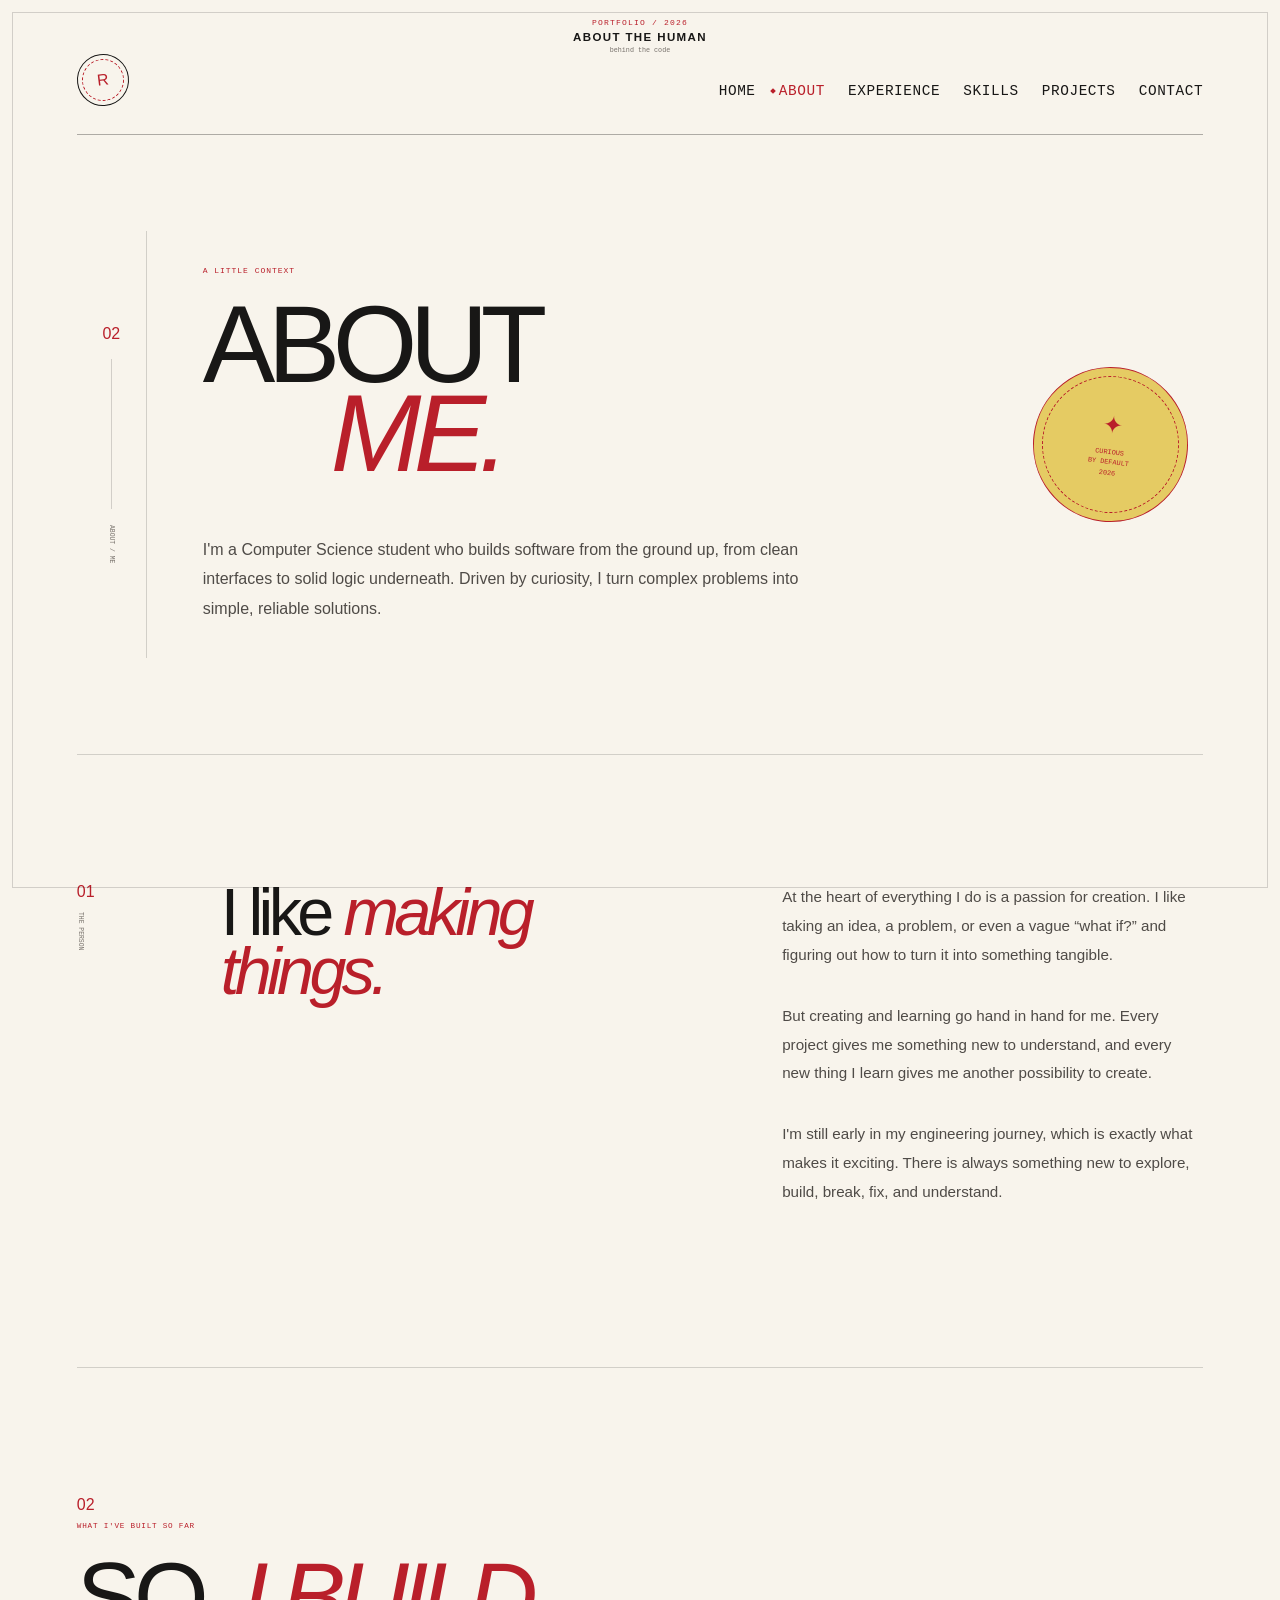
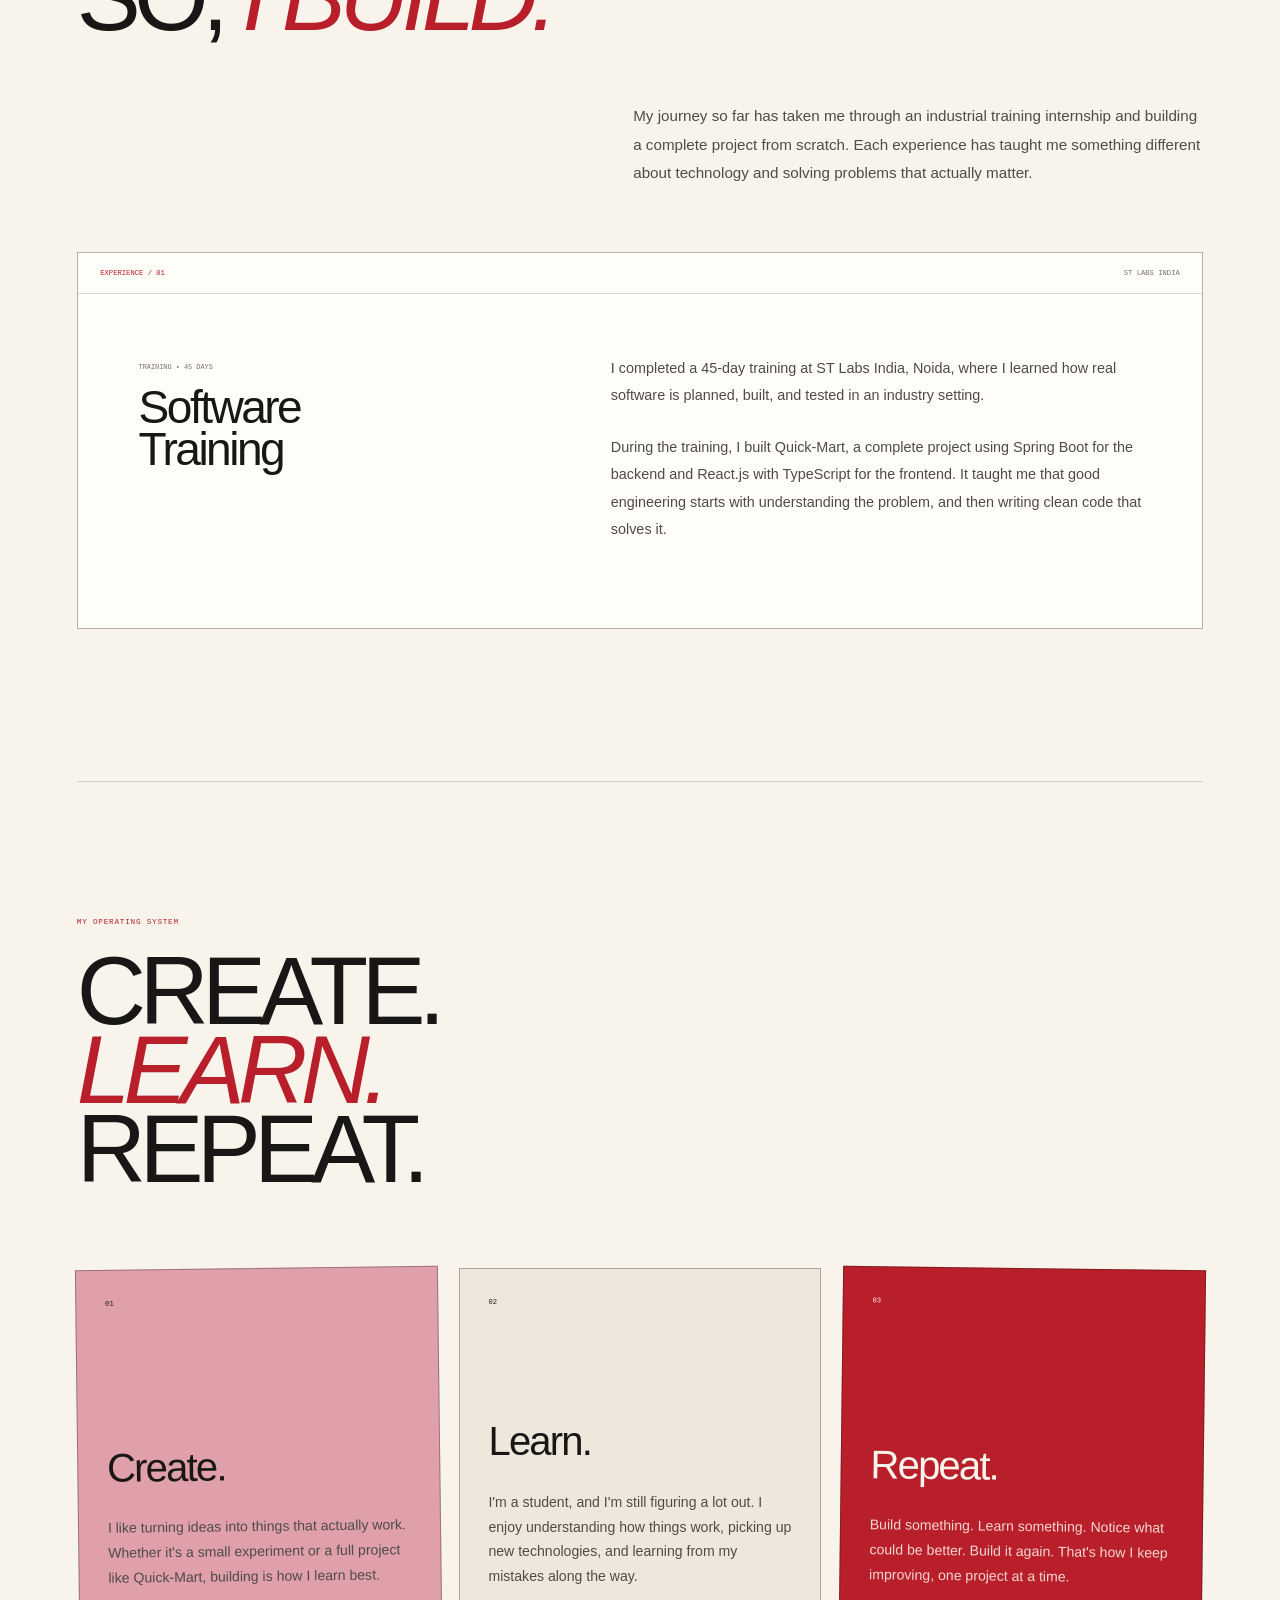
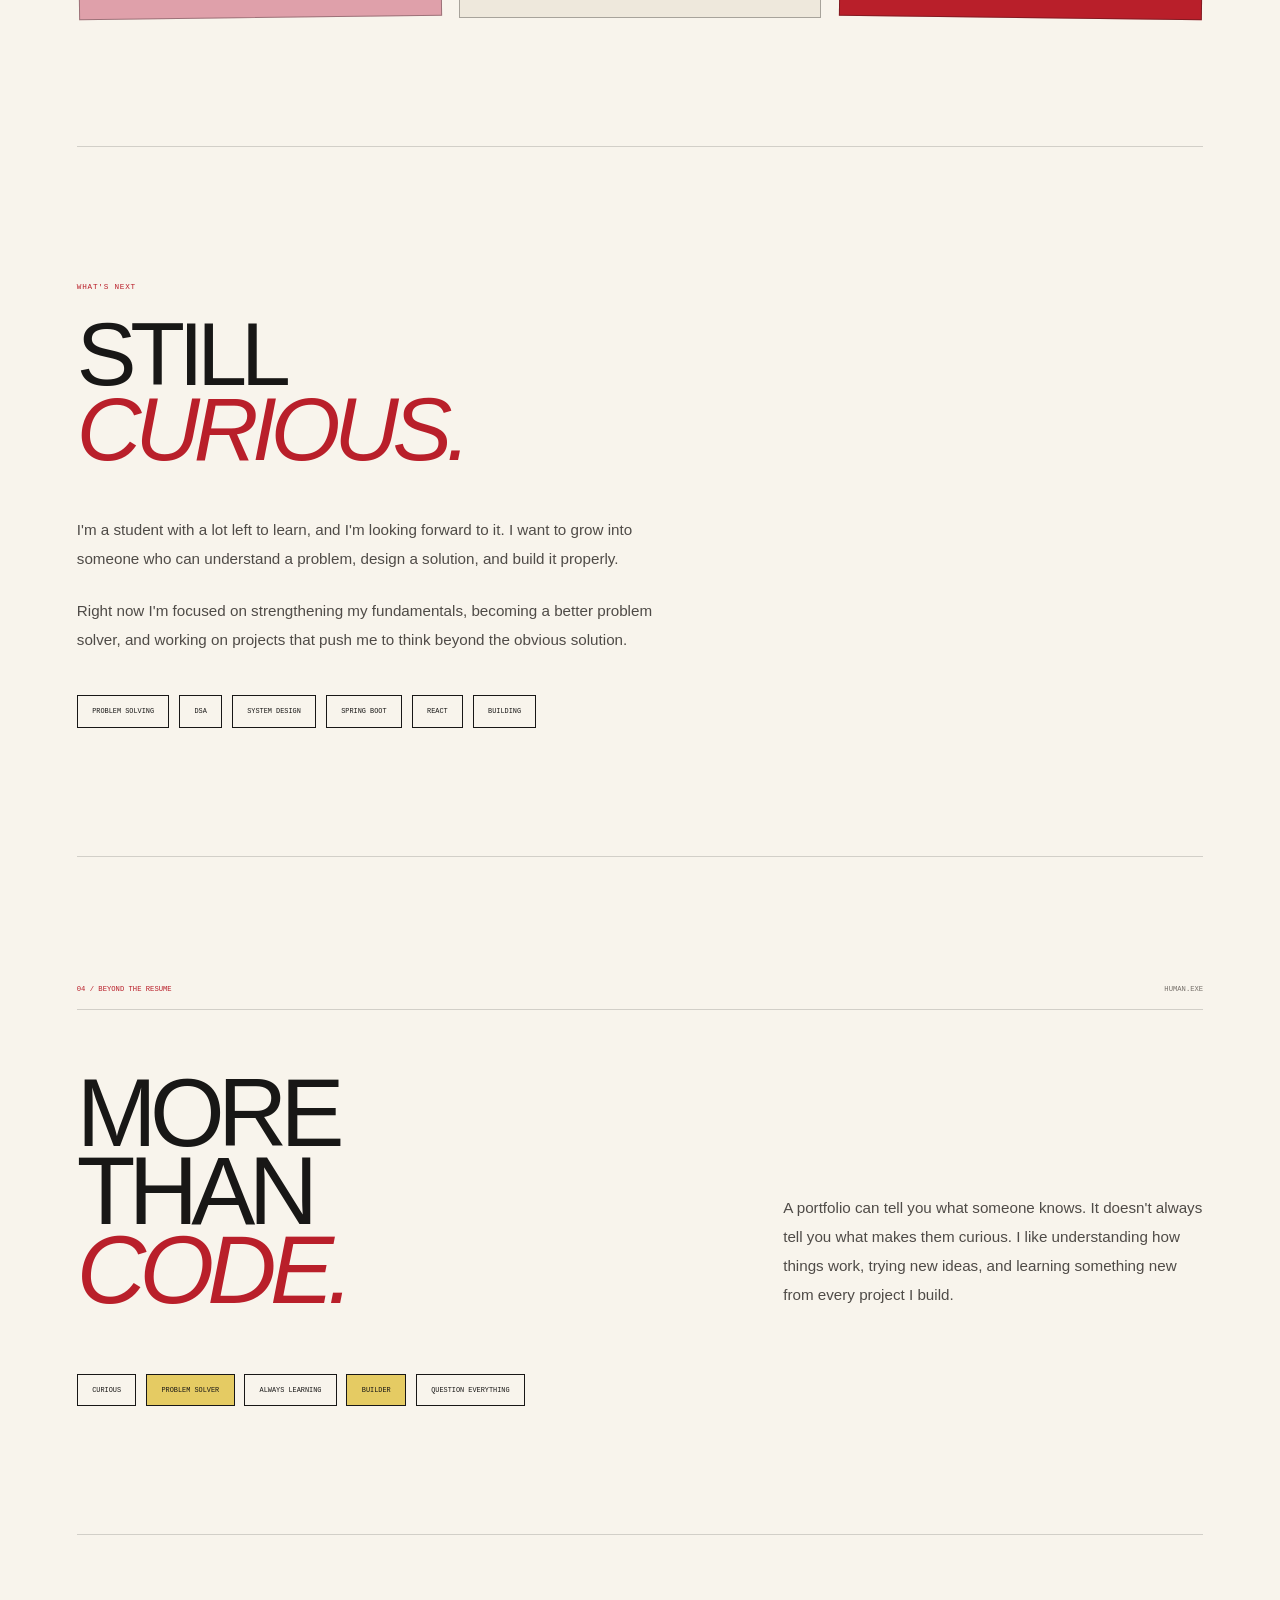
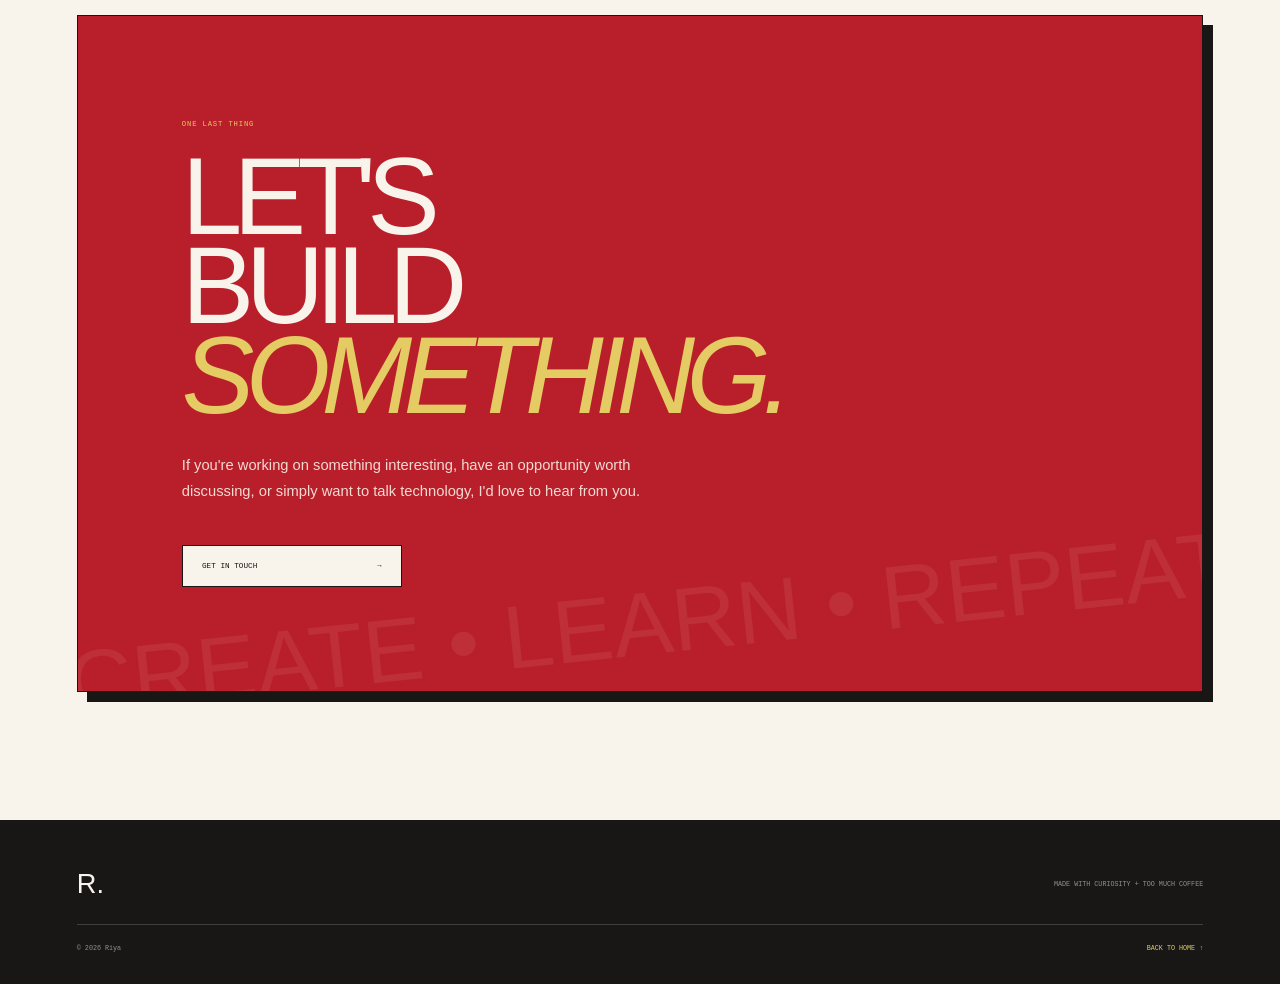
<file: about.html>
<!DOCTYPE html>
<html lang="en">

<head>
    <meta charset="UTF-8">

    <meta name="viewport" content="width=device-width, initial-scale=1.0">

    <title>About — Riya</title>

    <link rel="stylesheet" href="about.css">

    <script async src="https://www.googletagmanager.com/gtag/js?id=G-TVB55TXBV0"></script>

    <script>
        window.dataLayer = window.dataLayer || [];

        function gtag() {
            dataLayer.push(arguments);
        }

        gtag('js', new Date());

        gtag('config', 'G-TVB55TXBV0');
    </script>
</head>

<body class="about-page">

    <!-- =========================
         HEADER
         ========================= -->

    <header class="about-header">

        <a href="index.html" class="about-logo">
            <span>R</span>
        </a>

        <div class="about-header-title">
            <span>PORTFOLIO / 2026</span>
            <strong>ABOUT THE HUMAN</strong>
            <small>behind the code</small>
        </div>

        <nav class="about-navigation">

            <a href="index.html">Home</a>

            <a href="about.html" class="active">About</a>

            <a href="experience.html">Experience</a>

            <a href="skills.html">Skills</a>

            <a href="projects.html">Projects</a>

            <a href="contact.html">Contact</a>

        </nav>

    </header>


    <main>

        <!-- =========================
             HERO
             ========================= -->

        <section class="about-hero">

            <div class="hero-index">

                <strong>02</strong>

                <div class="hero-index-line"></div>

                <small>ABOUT / ME</small>

            </div>


            <div class="hero-content">

                <p class="eyebrow">
                    A LITTLE CONTEXT
                </p>

                <h1>
                    ABOUT
                    <em>ME.</em>
                </h1>

                <p class="hero-description">
                    I'm a Computer Science student who builds software
                    from the ground up, from clean interfaces to solid logic
                    underneath. Driven by curiosity, I turn complex problems
                    into simple, reliable solutions.
                </p>

            </div>


            <div class="hero-stamp">

                <span>✦</span>

                <p>
                    CURIOUS<br>
                    BY DEFAULT<br>
                    2026
                </p>

            </div>

        </section>


        <!-- =========================
             INTRODUCTION
             ========================= -->

        <section class="about-introduction">

            <div class="section-label">

                <strong>01</strong>

                <span>
                    THE PERSON
                </span>

            </div>


            <div class="intro-content">

                <h2 class="intro-heading">
                    I like
                    <em>making things.</em>
                </h2>


                <div class="intro-text">

                    <p>
                        At the heart of everything I do is a
                        passion for creation. I like taking an
                        idea, a problem, or even a vague
                        “what if?” and figuring out how to turn
                        it into something tangible.
                    </p>

                    <p>
                        But creating and learning go hand in
                        hand for me. Every project gives me
                        something new to understand, and every
                        new thing I learn gives me another
                        possibility to create.
                    </p>

                    <p>
                        I'm still early in my engineering
                        journey, which is exactly what makes
                        it exciting. There is always something
                        new to explore, build, break, fix,
                        and understand.
                    </p>

                </div>

            </div>

        </section>


        <!-- =========================
     CAREER
     ========================= -->

        <section class="about-career">

            <span class="career-number">
                02
            </span>

            <p class="career-label">
                WHAT I'VE BUILT SO FAR
            </p>

            <h2 class="career-heading">
                SO,
                <em>I BUILD.</em>
            </h2>


            <div class="career-introduction">

                <p>
                    My journey so far has taken me through an
                    industrial training internship and building a
                    complete project from scratch. Each experience
                    has taught me something different about
                    technology and solving problems that
                    actually matter.
                </p>

            </div>


            <!-- ST Labs India -->

            <article class="experience-card">

                <div class="experience-card-header">

                    <strong>
                        EXPERIENCE / 01
                    </strong>

                    <span>
                        ST LABS INDIA
                    </span>

                </div>


                <div class="experience-card-body">

                    <div class="experience-role">

                        <small>
                            TRAINING • 45 DAYS
                        </small>

                        <h3>
                            Software<br>
                            Training
                        </h3>

                    </div>


                    <div class="experience-description">

                        <p>
                            I completed a 45-day training at
                            ST Labs India, Noida, where I learned
                            how real software is planned, built,
                            and tested in an industry setting.
                        </p>

                        <p>
                            During the training, I built
                            Quick-Mart, a complete project using
                            Spring Boot for the backend and
                            React.js with TypeScript for the
                            frontend. It taught me that good
                            engineering starts with understanding
                            the problem, and then writing clean
                            code that solves it.
                        </p>

                    </div>

                </div>

            </article>

        </section>

        <!-- =========================
     CREATE / LEARN / REPEAT
     ========================= -->

        <section class="create-learn">

            <small>
                MY OPERATING SYSTEM
            </small>

            <h2>
                CREATE.
                <br>
                <em>LEARN.</em>
                <br>
                REPEAT.
            </h2>


            <div class="create-grid">

                <article class="create-card">

                    <small>01</small>

                    <h3>
                        Create.
                    </h3>

                    <p>
                        I like turning ideas into things that
                        actually work. Whether it's a small
                        experiment or a full project like
                        Quick-Mart, building is how I learn
                        best.
                    </p>

                </article>


                <article class="create-card">

                    <small>02</small>

                    <h3>
                        Learn.
                    </h3>

                    <p>
                        I'm a student, and I'm still figuring
                        a lot out. I enjoy understanding how
                        things work, picking up new technologies,
                        and learning from my mistakes along
                        the way.
                    </p>

                </article>


                <article class="create-card">

                    <small>03</small>

                    <h3>
                        Repeat.
                    </h3>

                    <p>
                        Build something. Learn something.
                        Notice what could be better. Build it
                        again. That's how I keep improving,
                        one project at a time.
                    </p>

                </article>

            </div>

        </section>


        <!-- =========================
     FUTURE
     ========================= -->

        <section class="future-section">

            <small>
                WHAT'S NEXT
            </small>

            <h2>
                STILL
                <br>
                <em>CURIOUS.</em>
            </h2>


            <div class="future-text">

                <p>
                    I'm a student with a lot left to learn,
                    and I'm looking forward to it. I want to grow
                    into someone who can understand a problem,
                    design a solution, and build it properly.
                </p>

                <p>
                    Right now I'm focused on strengthening my
                    fundamentals, becoming a better problem solver,
                    and working on projects that push me to think
                    beyond the obvious solution.
                </p>

            </div>


            <div class="future-tags">

                <span>
                    PROBLEM SOLVING
                </span>

                <span>
                    DSA
                </span>

                <span>
                    SYSTEM DESIGN
                </span>

                <span>
                    SPRING BOOT
                </span>

                <span>
                    REACT
                </span>

                <span>
                    BUILDING
                </span>

            </div>

        </section>

        <!-- =========================
     PERSONALITY
     ========================= -->

        <section class="personality">

            <div class="personality-header">

                <strong>
                    04 / BEYOND THE RESUME
                </strong>

                <span>
                    HUMAN.EXE
                </span>

            </div>


            <div class="personality-main">

                <h2>
                    MORE
                    <br>
                    THAN
                    <br>
                    <em>CODE.</em>
                </h2>


                <p>
                    A portfolio can tell you what someone
                    knows. It doesn't always tell you what
                    makes them curious.

                    I like understanding how things work,
                    trying new ideas, and learning something
                    new from every project I build.
                </p>

            </div>


            <div class="personality-tags">

                <span>
                    CURIOUS
                </span>

                <span>
                    PROBLEM SOLVER
                </span>

                <span>
                    ALWAYS LEARNING
                </span>

                <span>
                    BUILDER
                </span>

                <span>
                    QUESTION EVERYTHING
                </span>

            </div>

        </section>


        <!-- =========================
     FINAL CTA
     ========================= -->

        <section class="about-final">

            <p>
                ONE LAST THING
            </p>

            <h2>
                LET'S
                <br>
                BUILD
                <br>
                <em>SOMETHING.</em>
            </h2>

            <p>
                If you're working on something interesting,
                have an opportunity worth discussing, or
                simply want to talk technology, I'd love
                to hear from you.
            </p>

            <a href="contact.html">
                GET IN TOUCH
                <strong>→</strong>
            </a>

        </section>

    </main>


    <!-- =========================
     FOOTER
     ========================= -->

    <footer class="about-footer">

        <div class="about-footer-inner">

            <div class="about-footer-top">

                <div class="about-footer-logo">
                    R.
                </div>

                <small>
                    MADE WITH CURIOSITY + TOO MUCH COFFEE
                </small>

            </div>


            <div class="about-footer-bottom">

                <span>
                    © 2026 Riya
                </span>
                <a href="index.html">
                    BACK TO HOME ↑
                </a>

            </div>

        </div>

    </footer>


</body>

</html>
</file>
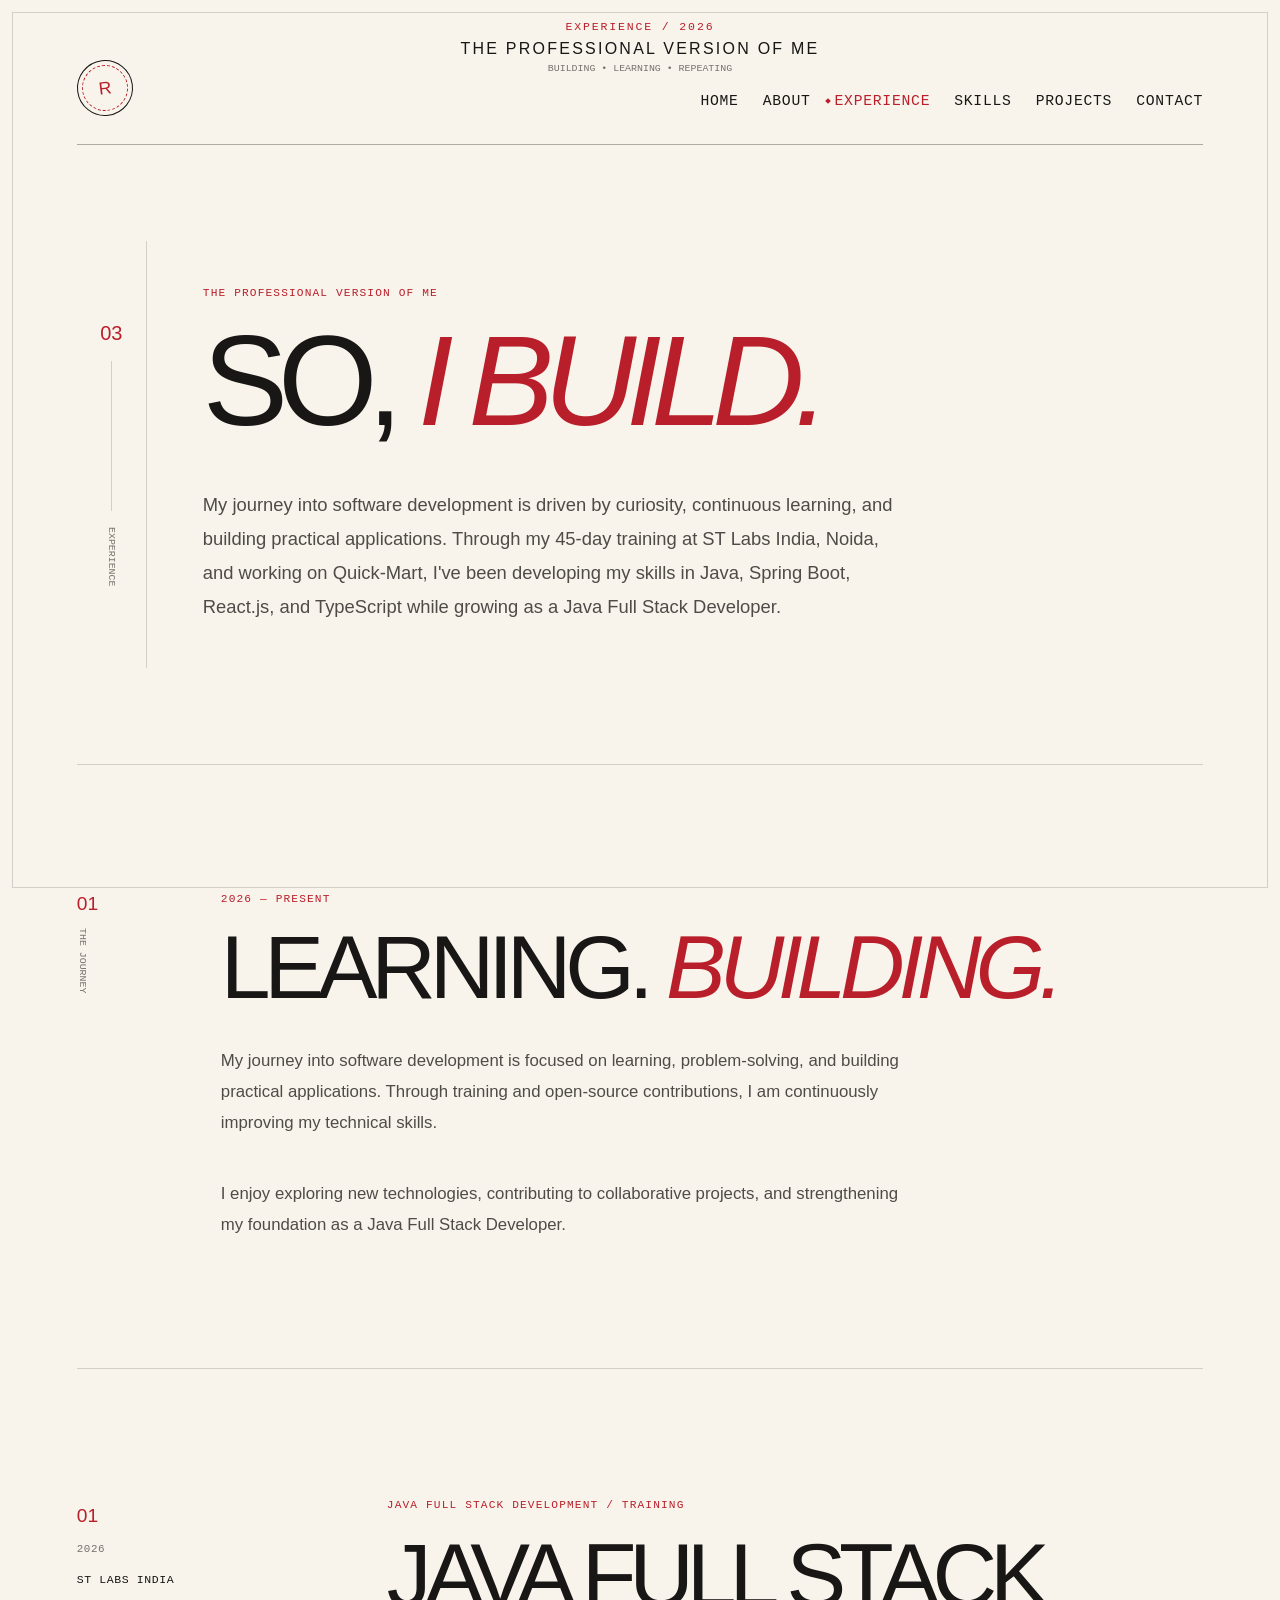
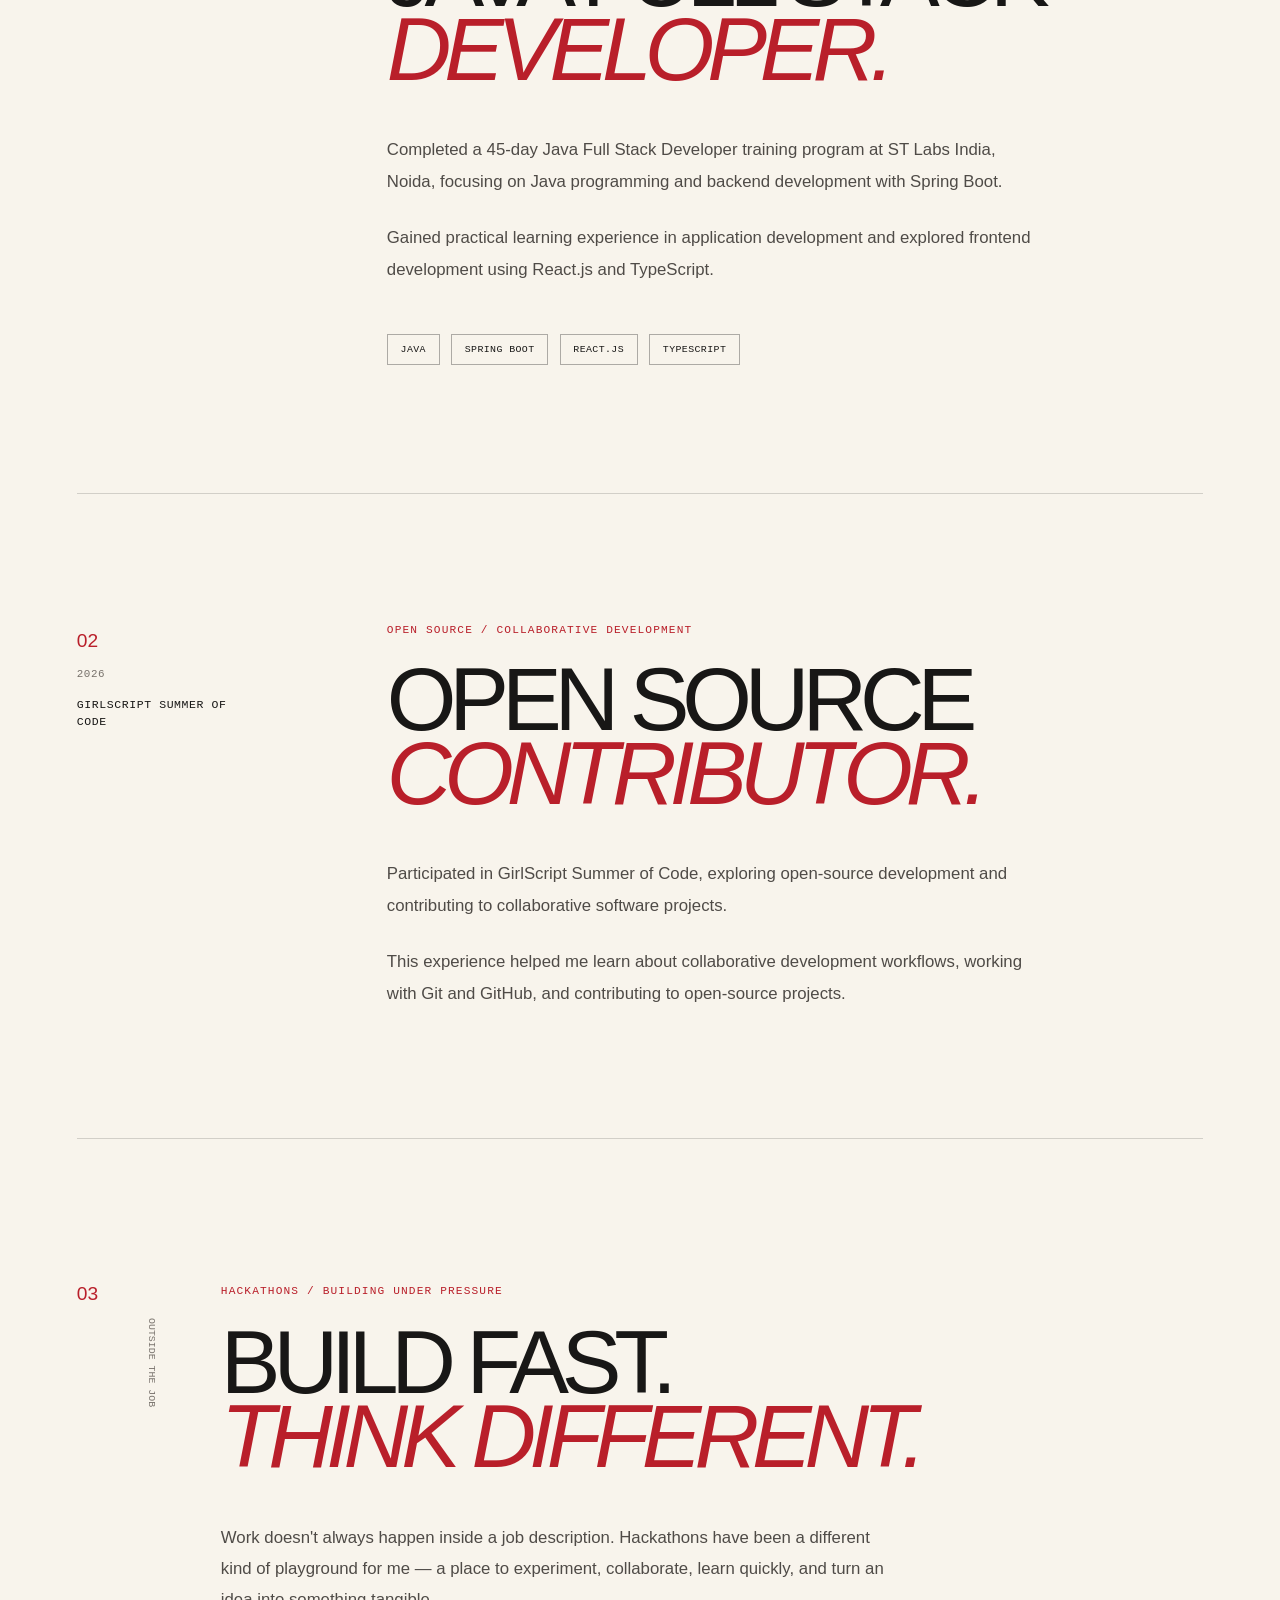
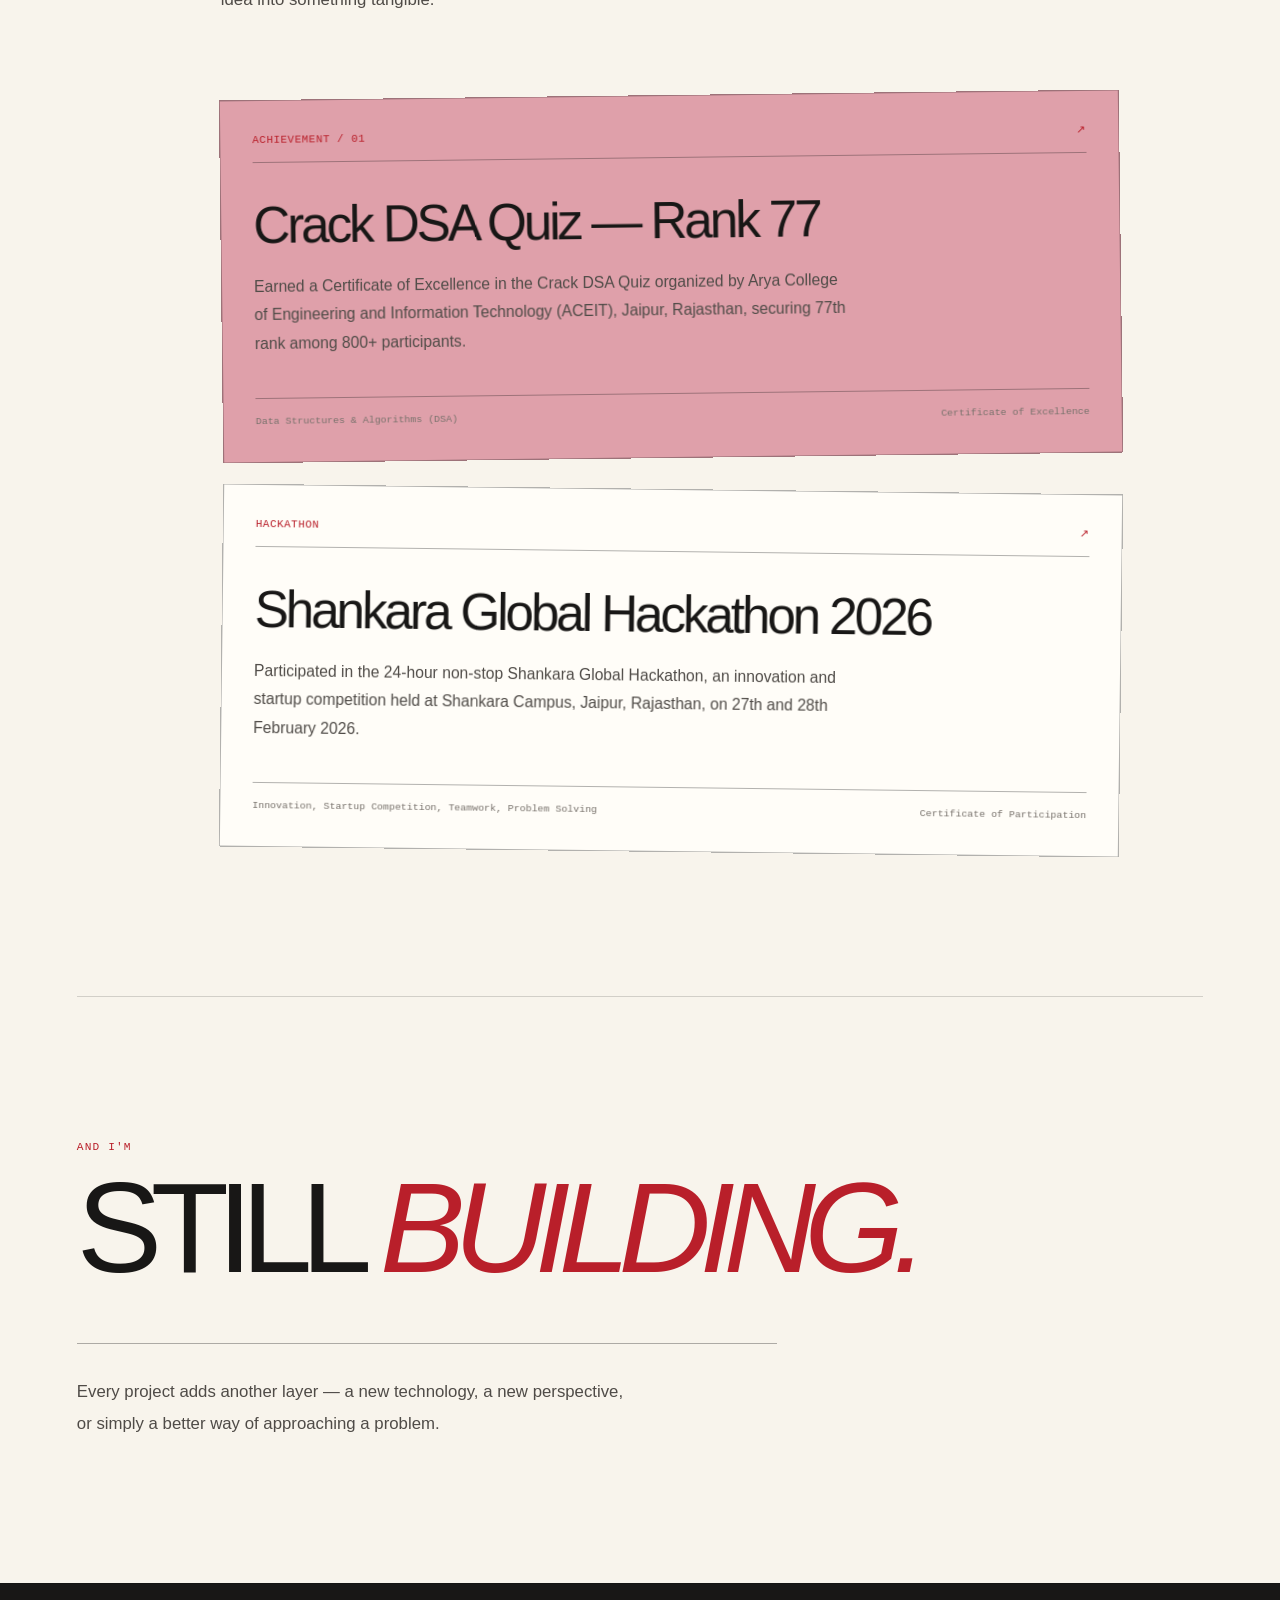
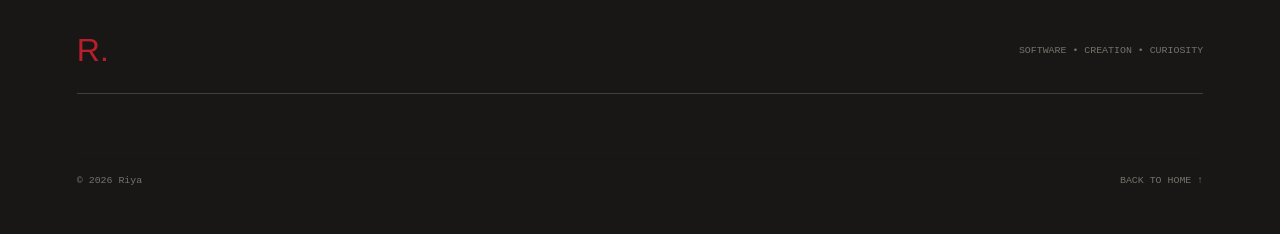
<file: experience.html>
<!DOCTYPE html>
<html lang="en">

<head>
    <meta charset="UTF-8">
    <meta name="viewport" content="width=device-width, initial-scale=1.0">

    <title>Experience — Riya</title>

    <!-- Shared editorial theme -->
    <link rel="stylesheet" href="about.css">

    <!-- Experience page styles -->
    <link rel="stylesheet" href="experience.css">

    <script async src="https://www.googletagmanager.com/gtag/js?id=G-TVB55TXBV0"></script>

    <script>
        window.dataLayer = window.dataLayer || [];

        function gtag() {
            dataLayer.push(arguments);
        }

        gtag('js', new Date());
        gtag('config', 'G-TVB55TXBV0');
    </script>
</head>

<body class="about-page experience-page">

    <!-- HEADER -->
    <header class="about-header">

        <a href="index.html" class="about-logo">
            <span>R</span>
        </a>

        <div class="about-header-title">
            <span>EXPERIENCE / 2026</span>
            <strong>THE PROFESSIONAL VERSION OF ME</strong>
            <small>BUILDING • LEARNING • REPEATING</small>
        </div>

        <nav class="about-navigation">
            <a href="index.html">Home</a>
            <a href="about.html">About</a>
            <a href="experience.html" class="active">Experience</a>
            <a href="skills.html">Skills</a>
            <a href="projects.html">Projects</a>
            <a href="contact.html">Contact</a>
        </nav>

    </header>

    <main>

        <!-- HERO -->
        <section class="experience-hero">

            <div class="experience-index">
                <span>03</span>
                <div></div>
                <small>EXPERIENCE</small>
            </div>

            <div class="experience-hero-content">

                <p class="experience-eyebrow">
                    THE PROFESSIONAL VERSION OF ME
                </p>

                <h1>
                    SO,
                    <em>I BUILD.</em>
                </h1>

                <p class="experience-intro">
                    My journey into software development is driven
                    by curiosity, continuous learning, and building
                    practical applications. Through my 45-day training
                    at ST Labs India, Noida, and working on Quick-Mart,
                    I've been developing my skills in Java, Spring Boot,
                    React.js, and TypeScript while growing as a Java
                    Full Stack Developer.
                </p>

            </div>

        </section>

        <!-- CAREER INTRO -->
        <section class="career-section">

            <div class="career-section-label">
                <span>01</span>
                <small>THE JOURNEY</small>
            </div>

            <div class="career-intro">

                <p class="section-kicker">
                    2026 — PRESENT
                </p>

                <h2>
                    LEARNING.
                    <em>BUILDING.</em>
                </h2>

                <p>
                    My journey into software development is focused
                    on learning, problem-solving, and building
                    practical applications. Through training and
                    open-source contributions, I am continuously
                    improving my technical skills.
                </p>

                <p>
                    I enjoy exploring new technologies, contributing
                    to collaborative projects, and strengthening my
                    foundation as a Java Full Stack Developer.
                </p>

            </div>

        </section>

        <!-- ST LABS INDIA EXPERIENCE -->
        <section class="experience-block">

            <div class="experience-meta">

                <span class="experience-number">01</span>

                <span class="experience-date">2026</span>

                <span class="experience-company">
                    ST LABS INDIA
                </span>

            </div>

            <div class="experience-main">

                <p class="experience-kicker">
                    JAVA FULL STACK DEVELOPMENT / TRAINING
                </p>

                <h2>
                    JAVA FULL STACK
                    <br>
                    <em>DEVELOPER.</em>
                </h2>

                <p class="experience-description">
                    Completed a 45-day Java Full Stack Developer
                    training program at ST Labs India, Noida,
                    focusing on Java programming and backend
                    development with Spring Boot.
                </p>

                <p class="experience-description secondary">
                    Gained practical learning experience in
                    application development and explored frontend
                    development using React.js and TypeScript.
                </p>

                <div class="experience-tags">
                    <span>JAVA</span>
                    <span>SPRING BOOT</span>
                    <span>REACT.JS</span>
                    <span>TYPESCRIPT</span>
                </div>

            </div>

        </section>

        <!-- GIRLSCRIPT SUMMER OF CODE -->
        <section class="experience-block">

            <div class="experience-meta">

                <span class="experience-number">02</span>

                <span class="experience-date">2026</span>

                <span class="experience-company">
                    GIRLSCRIPT SUMMER OF CODE
                </span>

            </div>

            <div class="experience-main">

                <p class="experience-kicker">
                    OPEN SOURCE / COLLABORATIVE DEVELOPMENT
                </p>

                <h2>
                    OPEN SOURCE
                    <br>
                    <em>CONTRIBUTOR.</em>
                </h2>

                <p class="experience-description">
                    Participated in GirlScript Summer of Code,
                    exploring open-source development and
                    contributing to collaborative software projects.
                </p>

                <p class="experience-description secondary">
                    This experience helped me learn about
                    collaborative development workflows, working
                    with Git and GitHub, and contributing to
                    open-source projects.
                </p>

            </div>

        </section>

        <!-- HACKATHONS -->
        <section class="hackathon-section">

            <div class="hackathon-label">
                <span>03</span>
                <small>OUTSIDE THE JOB</small>
            </div>

            <div class="hackathon-content">

                <p class="experience-kicker">
                    HACKATHONS / BUILDING UNDER PRESSURE
                </p>

                <h2>
                    BUILD FAST.
                    <br>
                    <em>THINK DIFFERENT.</em>
                </h2>

                <p class="hackathon-intro">
                    Work doesn't always happen inside a job
                    description. Hackathons have been a different
                    kind of playground for me — a place to experiment,
                    collaborate, learn quickly, and turn an idea into
                    something tangible.
                </p>

                <!-- ACHIEVEMENT CARD 01 -->
                <article class="hackathon-card">

                    <div class="hackathon-card-top">
                        <span>ACHIEVEMENT / 01</span>
                        <span>↗</span>
                    </div>

                    <div class="hackathon-card-body">

                        <h3>
                            Crack DSA Quiz — Rank 77
                        </h3>

                        <p>
                            Earned a Certificate of Excellence in the
                            Crack DSA Quiz organized by Arya College of
                            Engineering and Information Technology
                            (ACEIT), Jaipur, Rajasthan, securing 77th
                            rank among 800+ participants.
                        </p>

                    </div>

                    <div class="hackathon-card-bottom">

                        <span>
                            Data Structures & Algorithms (DSA)
                        </span>

                        <span>
                            Certificate of Excellence
                        </span>

                    </div>

                </article>

                <!-- HACKATHON CARD -->
                <article class="hackathon-card alternate">

                    <div class="hackathon-card-top">

                        <span>HACKATHON</span>

                        <span>↗</span>

                    </div>

                    <div class="hackathon-card-body">

                        <h3>
                            Shankara Global Hackathon 2026
                        </h3>

                        <p>
                            Participated in the 24-hour non-stop
                            Shankara Global Hackathon, an innovation
                            and startup competition held at Shankara
                            Campus, Jaipur, Rajasthan, on 27th and
                            28th February 2026.
                        </p>

                    </div>

                    <div class="hackathon-card-bottom">

                        <span>
                            Innovation, Startup Competition, Teamwork, Problem Solving
                        </span>

                        <span>
                            Certificate of Participation
                        </span>

                    </div>

                </article>

            </div>

        </section>

        <!-- CLOSING STATEMENT -->
        <section class="experience-closing">

            <p>AND I'M</p>

            <h2>
                STILL
                <em>BUILDING.</em>
            </h2>

            <div class="closing-line"></div>

            <p class="closing-description">
                Every project adds another layer — a new
                technology, a new perspective, or simply a
                better way of approaching a problem.
            </p>

        </section>

    </main>

    <!-- FOOTER -->
    <footer class="about-footer">

        <div class="about-footer-inner">

            <div class="about-footer-top">

                <div class="about-footer-logo">
                    R.
                </div>

                <small>
                    SOFTWARE • CREATION • CURIOSITY
                </small>

            </div>

            <div class="about-footer-bottom">

                <span>
                    © 2026 Riya
                </span>

                <a href="index.html">
                    BACK TO HOME ↑
                </a>

            </div>

        </div>

    </footer>

</body>

</html>
</file>
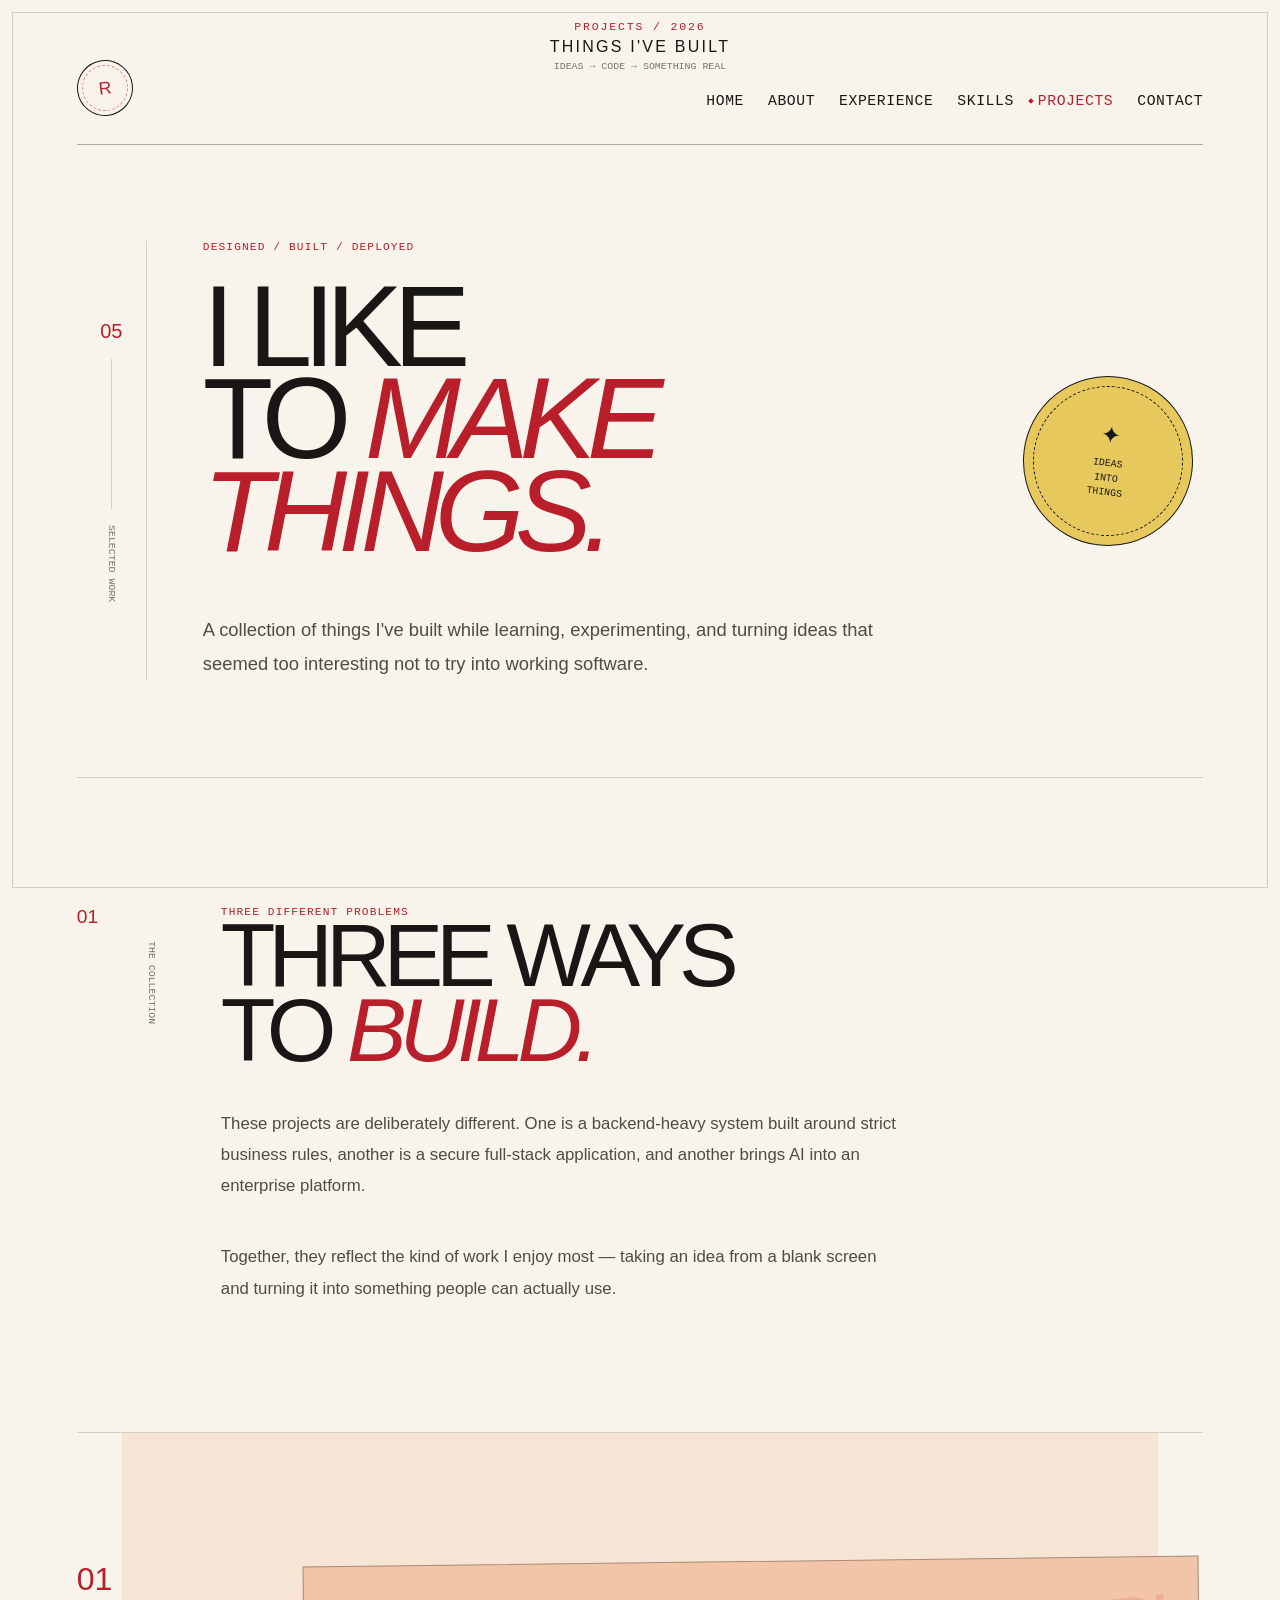
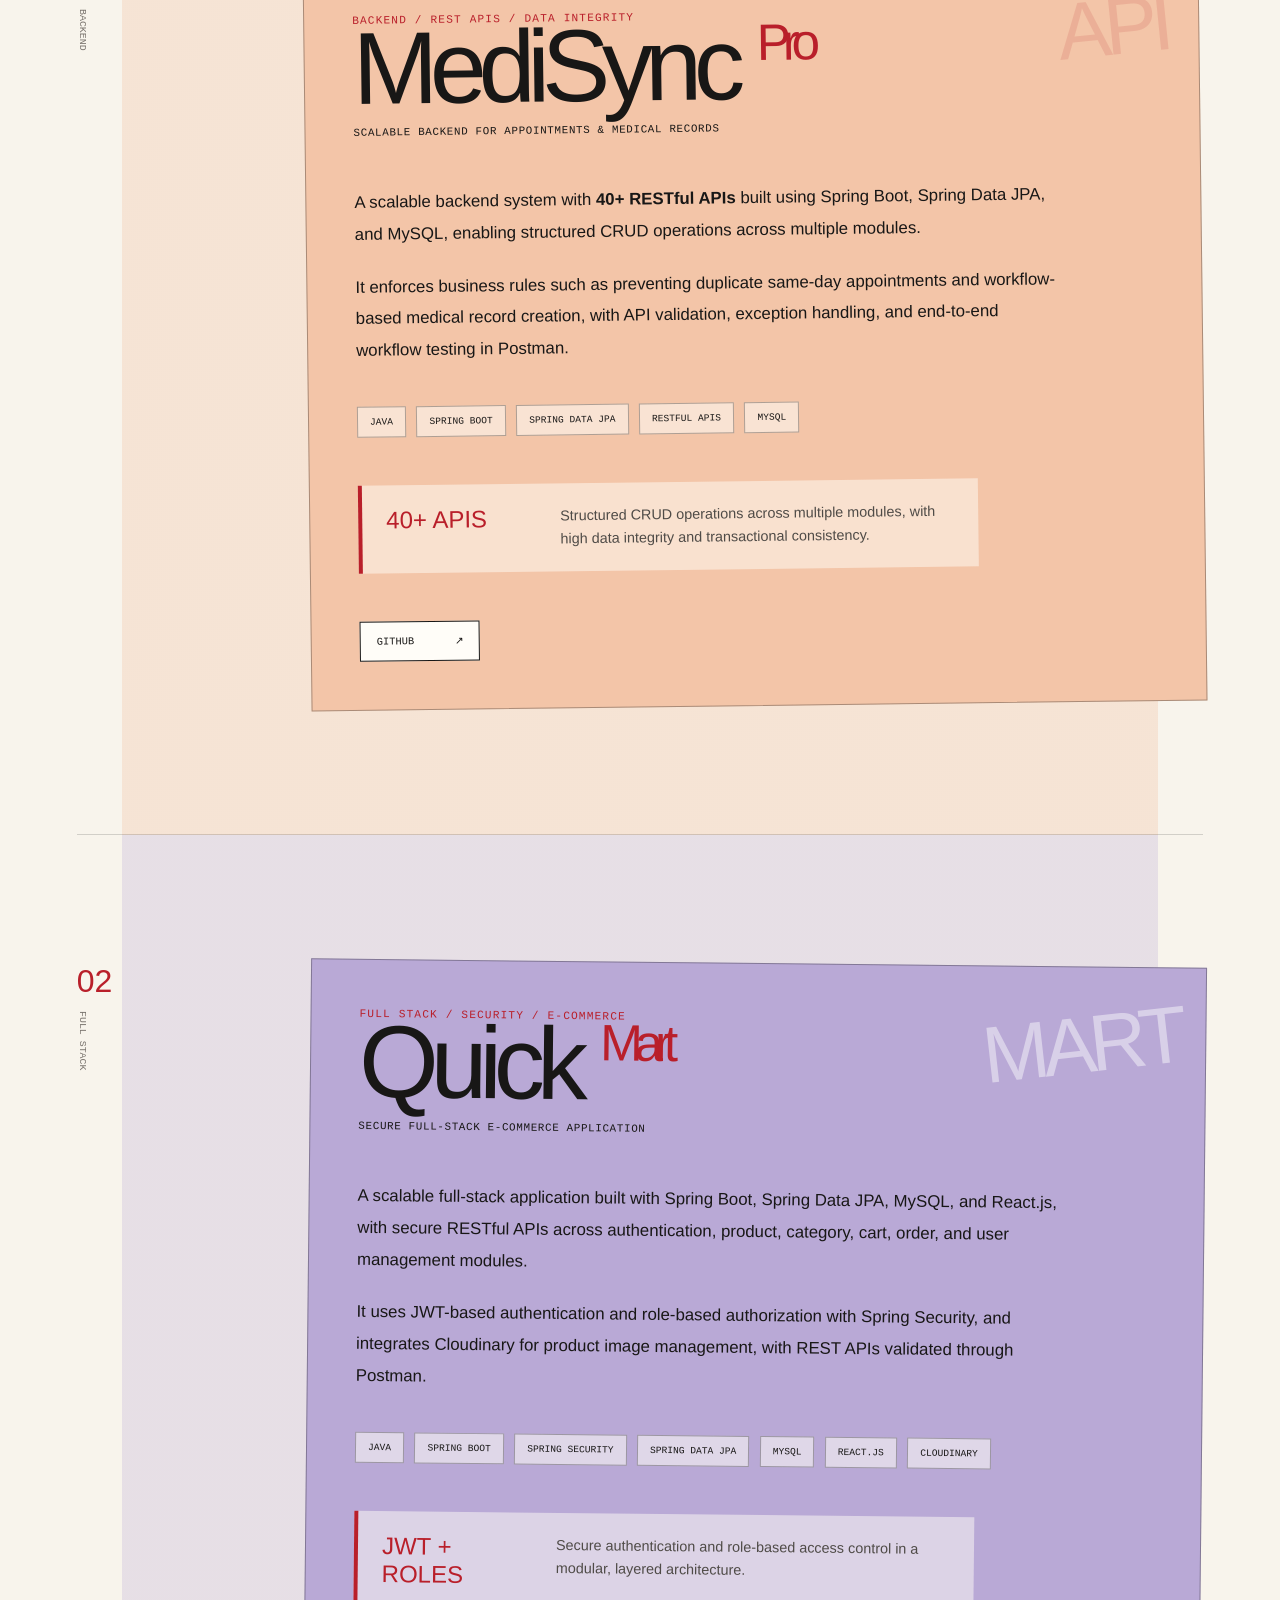
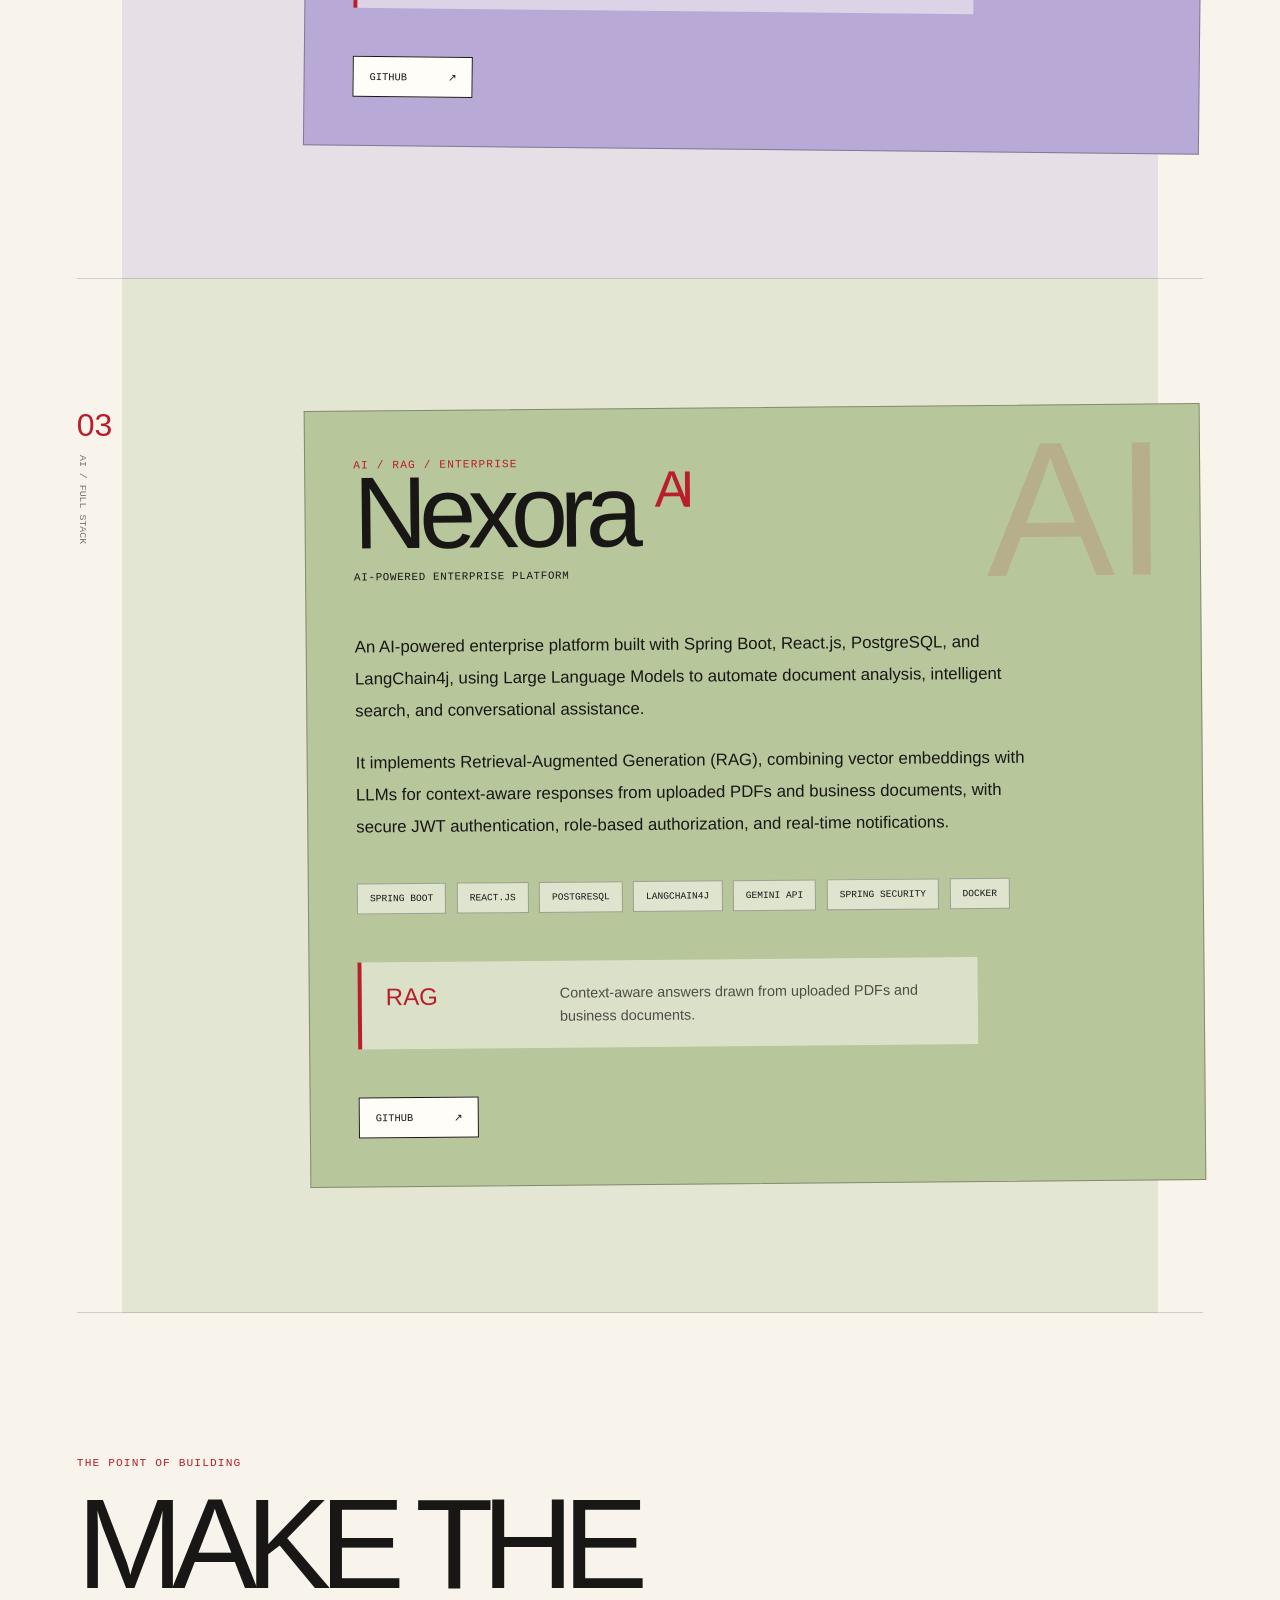
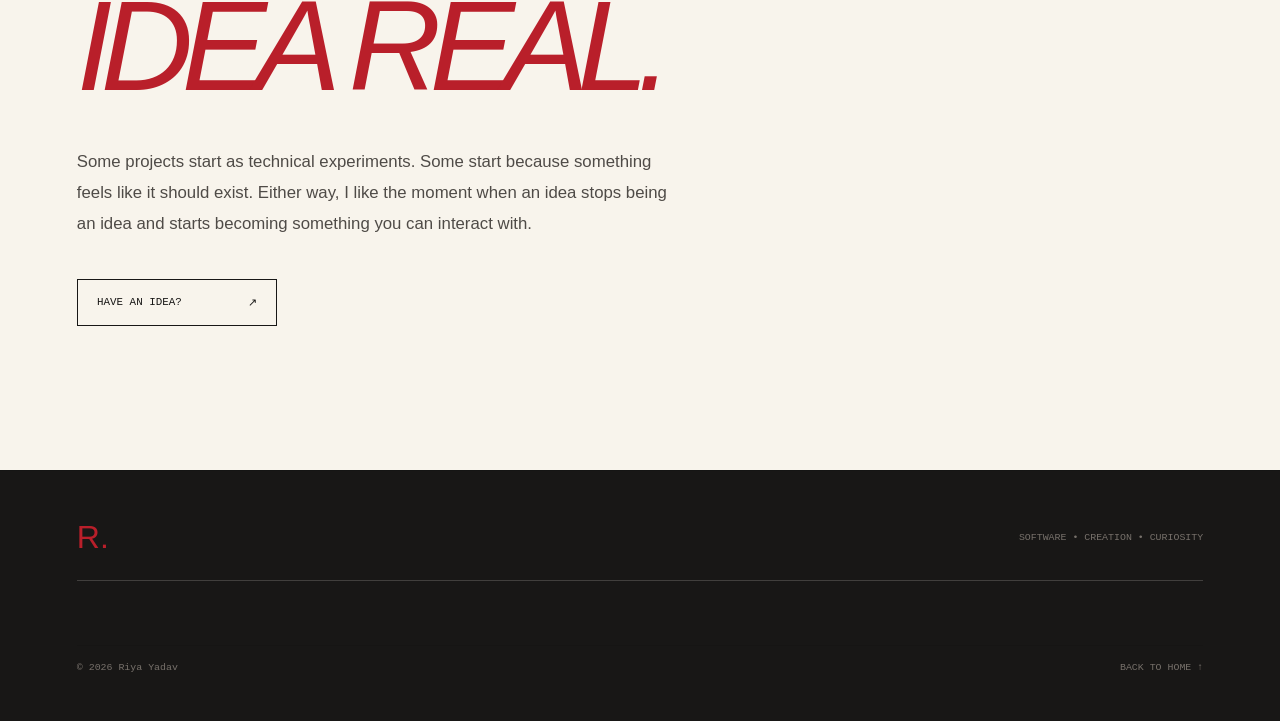
<file: projects.html>
<!DOCTYPE html>
<html lang="en">

<head>

    <meta charset="UTF-8">

    <meta name="viewport" content="width=device-width, initial-scale=1.0">

    <title>Projects — Riya</title>

    <link rel="stylesheet" href="about.css">
    <link rel="stylesheet" href="projects.css">

    <script async src="https://www.googletagmanager.com/gtag/js?id=G-TVB55TXBV0"></script>

    <script>
        window.dataLayer = window.dataLayer || [];

        function gtag() {
            dataLayer.push(arguments);
        }

        gtag('js', new Date());

        gtag('config', 'G-TVB55TXBV0');
    </script>


</head>


<body class="about-page projects-page">


    <!-- =====================================================
         HEADER
         ===================================================== -->

    <header class="about-header">

        <a href="index.html" class="about-logo">
            <span>R</span>
        </a>


        <div class="about-header-title">

            <span>PROJECTS / 2026</span>

            <strong>THINGS I'VE BUILT</strong>

            <small>IDEAS → CODE → SOMETHING REAL</small>

        </div>


        <nav class="about-navigation">

            <a href="index.html">
                Home
            </a>

            <a href="about.html">
                About
            </a>

            <a href="experience.html">
                Experience
            </a>

            <a href="skills.html">
                Skills
            </a>

            <a href="projects.html" class="active">
                Projects
            </a>

            <a href="contact.html">
                Contact
            </a>

        </nav>

    </header>



    <main>


        <!-- =================================================
             HERO
             ================================================= -->

        <section class="projects-hero">


            <div class="projects-index">

                <span>05</span>

                <div></div>

                <small>
                    SELECTED WORK
                </small>

            </div>


            <div class="projects-hero-content">

                <p class="projects-eyebrow">
                    DESIGNED / BUILT / DEPLOYED
                </p>


                <h1>
                    I LIKE
                    <br>
                    TO <em>MAKE THINGS.</em>
                </h1>


                <p class="projects-intro">
                    A collection of things I've built while
                    learning, experimenting, and turning ideas
                    that seemed too interesting not to try into
                    working software.
                </p>

            </div>


            <div class="projects-stamp">

                <span>✦</span>

                <p>
                    IDEAS
                    <br>
                    INTO
                    <br>
                    THINGS
                </p>

            </div>

        </section>



        <!-- =================================================
             PROJECT INTRO
             ================================================= -->

        <section class="projects-intro-section">


            <div class="projects-section-label">

                <span>01</span>

                <small>
                    THE COLLECTION
                </small>

            </div>


            <div class="projects-intro-content">

                <p class="projects-kicker">
                    THREE DIFFERENT PROBLEMS
                </p>


                <h2>
                    THREE WAYS
                    <br>
                    TO <em>BUILD.</em>
                </h2>


                <p>
                    These projects are deliberately different.
                    One is a backend-heavy system built around
                    strict business rules, another is a secure
                    full-stack application, and another brings
                    AI into an enterprise platform.
                </p>


                <p>
                    Together, they reflect the kind of work I
                    enjoy most — taking an idea from a blank
                    screen and turning it into something people
                    can actually use.
                </p>

            </div>

        </section>



        <!-- =================================================
             PROJECT 01 — MEDISYNC PRO
             ================================================= -->

        <section class="project-feature project-rimorse">


            <div class="project-number">

                <span>01</span>

                <small>
                    BACKEND
                </small>

            </div>


            <div class="project-main">


                <div class="project-heading">

                    <p class="project-kicker">
                        BACKEND / REST APIS / DATA INTEGRITY
                    </p>


                    <h2>
                        MediSync
                        <em>Pro</em>
                    </h2>


                    <p class="project-type">
                        SCALABLE BACKEND FOR APPOINTMENTS & MEDICAL RECORDS
                    </p>

                </div>



                <div class="project-description">

                    <p>
                        A scalable backend system with
                        <strong>40+ RESTful APIs</strong>
                        built using Spring Boot, Spring Data JPA,
                        and MySQL, enabling structured CRUD
                        operations across multiple modules.
                    </p>


                    <p>
                        It enforces business rules such as
                        preventing duplicate same-day appointments
                        and workflow-based medical record creation,
                        with API validation, exception handling,
                        and end-to-end workflow testing in Postman.
                    </p>

                </div>



                <div class="project-tech">

                    <span>JAVA</span>

                    <span>SPRING BOOT</span>

                    <span>SPRING DATA JPA</span>

                    <span>RESTFUL APIS</span>

                    <span>MYSQL</span>

                </div>



                <div class="project-highlight">

                    <span>40+ APIS</span>

                    <p>
                        Structured CRUD operations across multiple
                        modules, with high data integrity and
                        transactional consistency.
                    </p>

                </div>



                <div class="project-actions">

                    <a href="https://github.com/RIYAYADAV08/YOUR-MEDISYNC-REPO" target="_blank"
                        rel="noopener noreferrer">
                        GITHUB
                        <span>↗</span>
                    </a>

                </div>

            </div>


        </section>



        <!-- =================================================
             PROJECT 02 — QUICKMART
             ================================================= -->

        <section class="project-feature project-breath">


            <div class="project-number">

                <span>02</span>

                <small>
                    FULL STACK
                </small>

            </div>


            <div class="project-main">


                <div class="project-heading">

                    <p class="project-kicker">
                        FULL STACK / SECURITY / E-COMMERCE
                    </p>


                    <h2>
                        Quick
                        <em>Mart</em>
                    </h2>


                    <p class="project-type">
                        SECURE FULL-STACK E-COMMERCE APPLICATION
                    </p>

                </div>



                <div class="project-description">

                    <p>
                        A scalable full-stack application built
                        with Spring Boot, Spring Data JPA, MySQL,
                        and React.js, with secure RESTful APIs
                        across authentication, product, category,
                        cart, order, and user management modules.
                    </p>


                    <p>
                        It uses JWT-based authentication and
                        role-based authorization with Spring
                        Security, and integrates Cloudinary for
                        product image management, with REST APIs
                        validated through Postman.
                    </p>

                </div>



                <div class="project-tech">

                    <span>JAVA</span>

                    <span>SPRING BOOT</span>

                    <span>SPRING SECURITY</span>

                    <span>SPRING DATA JPA</span>

                    <span>MYSQL</span>

                    <span>REACT.JS</span>

                    <span>CLOUDINARY</span>

                </div>



                <div class="project-highlight">

                    <span>JWT + ROLES</span>

                    <p>
                        Secure authentication and role-based
                        access control in a modular, layered
                        architecture.
                    </p>

                </div>



                <div class="project-actions">

                    <a href="https://github.com/RIYAYADAV08/YOUR-QUICKMART-REPO" target="_blank"
                        rel="noopener noreferrer">
                        GITHUB
                        <span>↗</span>
                    </a>

                </div>

            </div>


        </section>



        <!-- =================================================
             PROJECT 03 — NEXORA AI
             ================================================= -->

        <section class="project-feature project-ticktask">


            <div class="project-number">

                <span>03</span>

                <small>
                    AI / FULL STACK
                </small>

            </div>


            <div class="project-main">


                <div class="project-heading">

                    <p class="project-kicker">
                        AI / RAG / ENTERPRISE
                    </p>


                    <h2>
                        Nexora
                        <em>AI</em>
                    </h2>


                    <p class="project-type">
                        AI-POWERED ENTERPRISE PLATFORM
                    </p>

                </div>



                <div class="project-description">

                    <p>
                        An AI-powered enterprise platform built
                        with Spring Boot, React.js, PostgreSQL,
                        and LangChain4j, using Large Language
                        Models to automate document analysis,
                        intelligent search, and conversational
                        assistance.
                    </p>


                    <p>
                        It implements Retrieval-Augmented
                        Generation (RAG), combining vector
                        embeddings with LLMs for context-aware
                        responses from uploaded PDFs and business
                        documents, with secure JWT authentication,
                        role-based authorization, and real-time
                        notifications.
                    </p>

                </div>



                <div class="project-tech">

                    <span>SPRING BOOT</span>

                    <span>REACT.JS</span>

                    <span>POSTGRESQL</span>

                    <span>LANGCHAIN4J</span>

                    <span>GEMINI API</span>

                    <span>SPRING SECURITY</span>

                    <span>DOCKER</span>

                </div>



                <div class="project-highlight">

                    <span>RAG</span>

                    <p>
                        Context-aware answers drawn from uploaded
                        PDFs and business documents.
                    </p>

                </div>



                <div class="project-actions">

                    <a href="https://github.com/RIYAYADAV08/YOUR-NEXORA-REPO" target="_blank" rel="noopener noreferrer">
                        GITHUB
                        <span>↗</span>
                    </a>

                </div>

            </div>


        </section>



        <!-- =================================================
             PROJECT PHILOSOPHY
             ================================================= -->

        <section class="projects-closing">


            <p>
                THE POINT OF BUILDING
            </p>


            <h2>
                MAKE THE
                <br>
                <em>IDEA REAL.</em>
            </h2>


            <p class="projects-closing-description">
                Some projects start as technical experiments.
                Some start because something feels like it
                should exist. Either way, I like the moment
                when an idea stops being an idea and starts
                becoming something you can interact with.
            </p>


            <a href="contact.html">

                HAVE AN IDEA?

                <span>↗</span>

            </a>


        </section>


    </main>



    <!-- =====================================================
         FOOTER
         ===================================================== -->

    <footer class="about-footer">

        <div class="about-footer-inner">


            <div class="about-footer-top">

                <div class="about-footer-logo">
                    R.
                </div>

                <small>
                    SOFTWARE • CREATION • CURIOSITY
                </small>

            </div>


            <div class="about-footer-bottom">

                <span>
                    © 2026 Riya Yadav
                </span>

                <a href="index.html">
                    BACK TO HOME ↑
                </a>

            </div>


        </div>

    </footer>


</body>

</html>
</file>
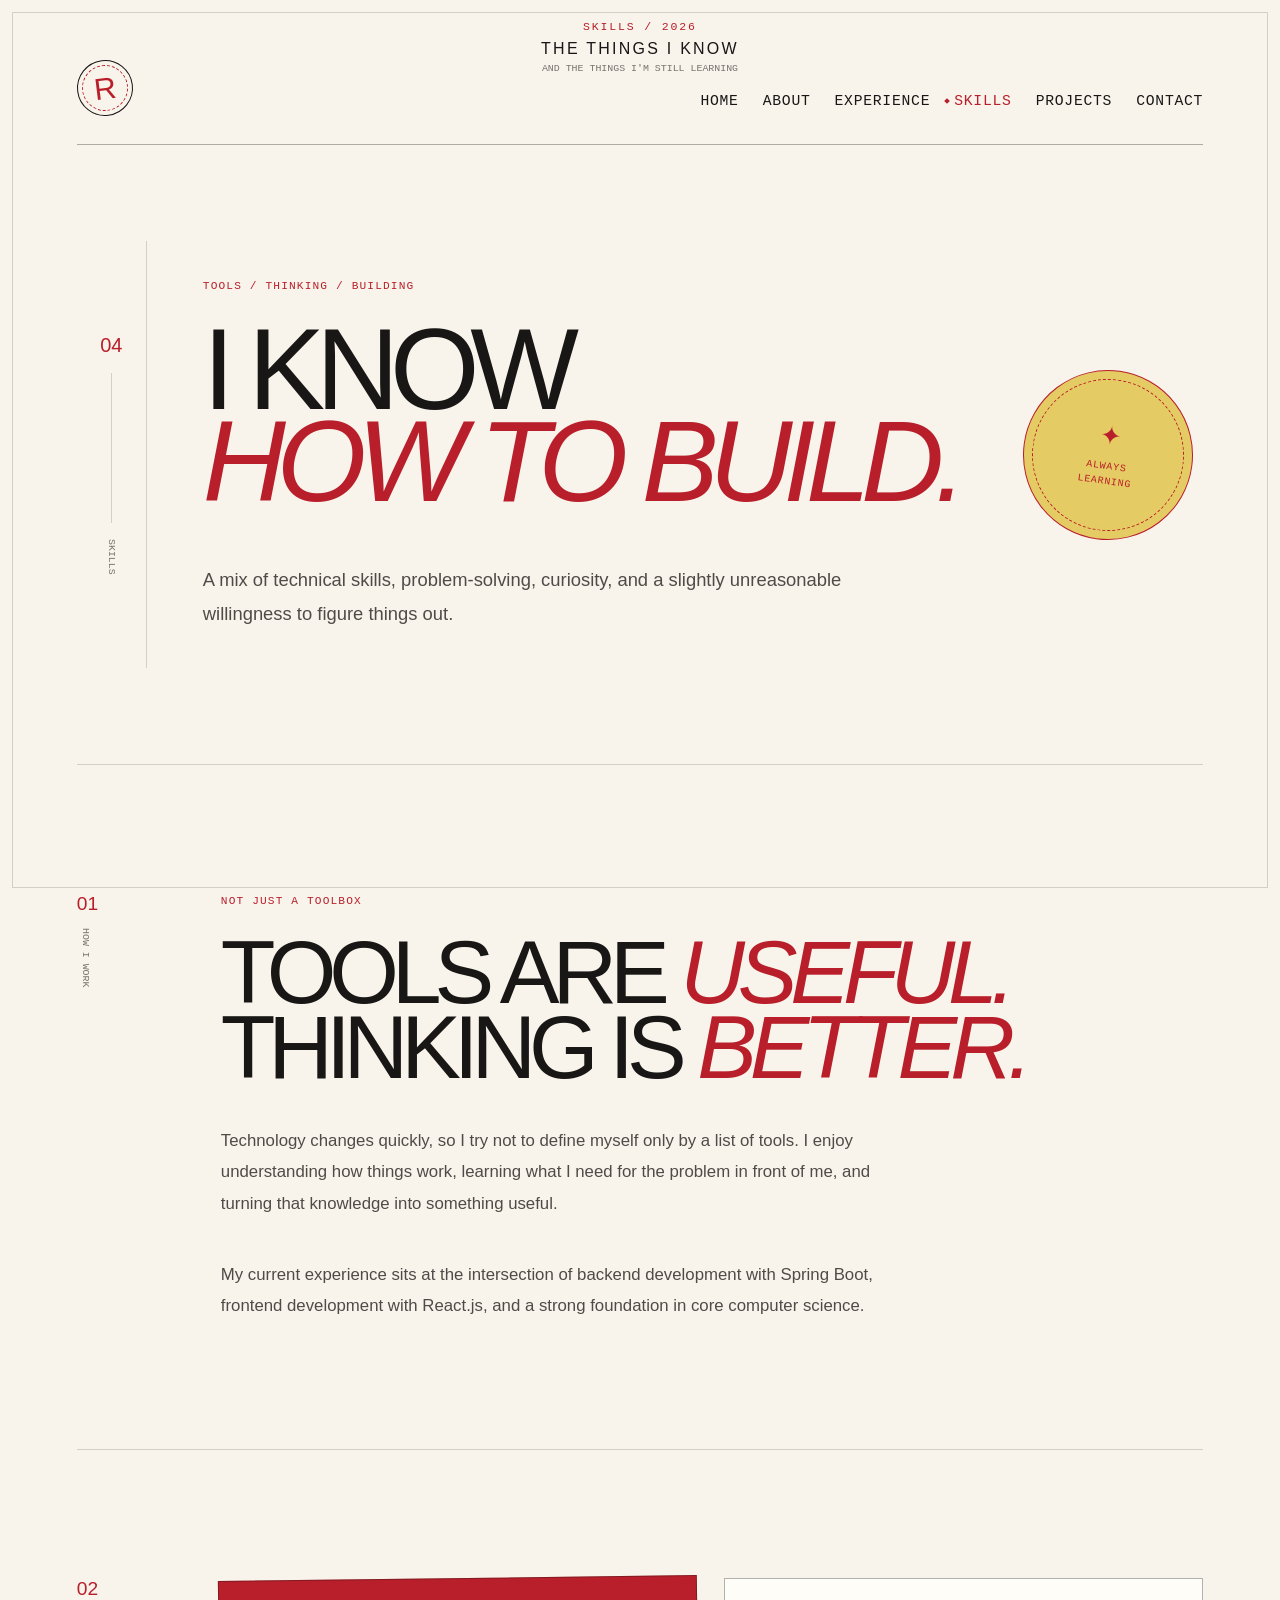
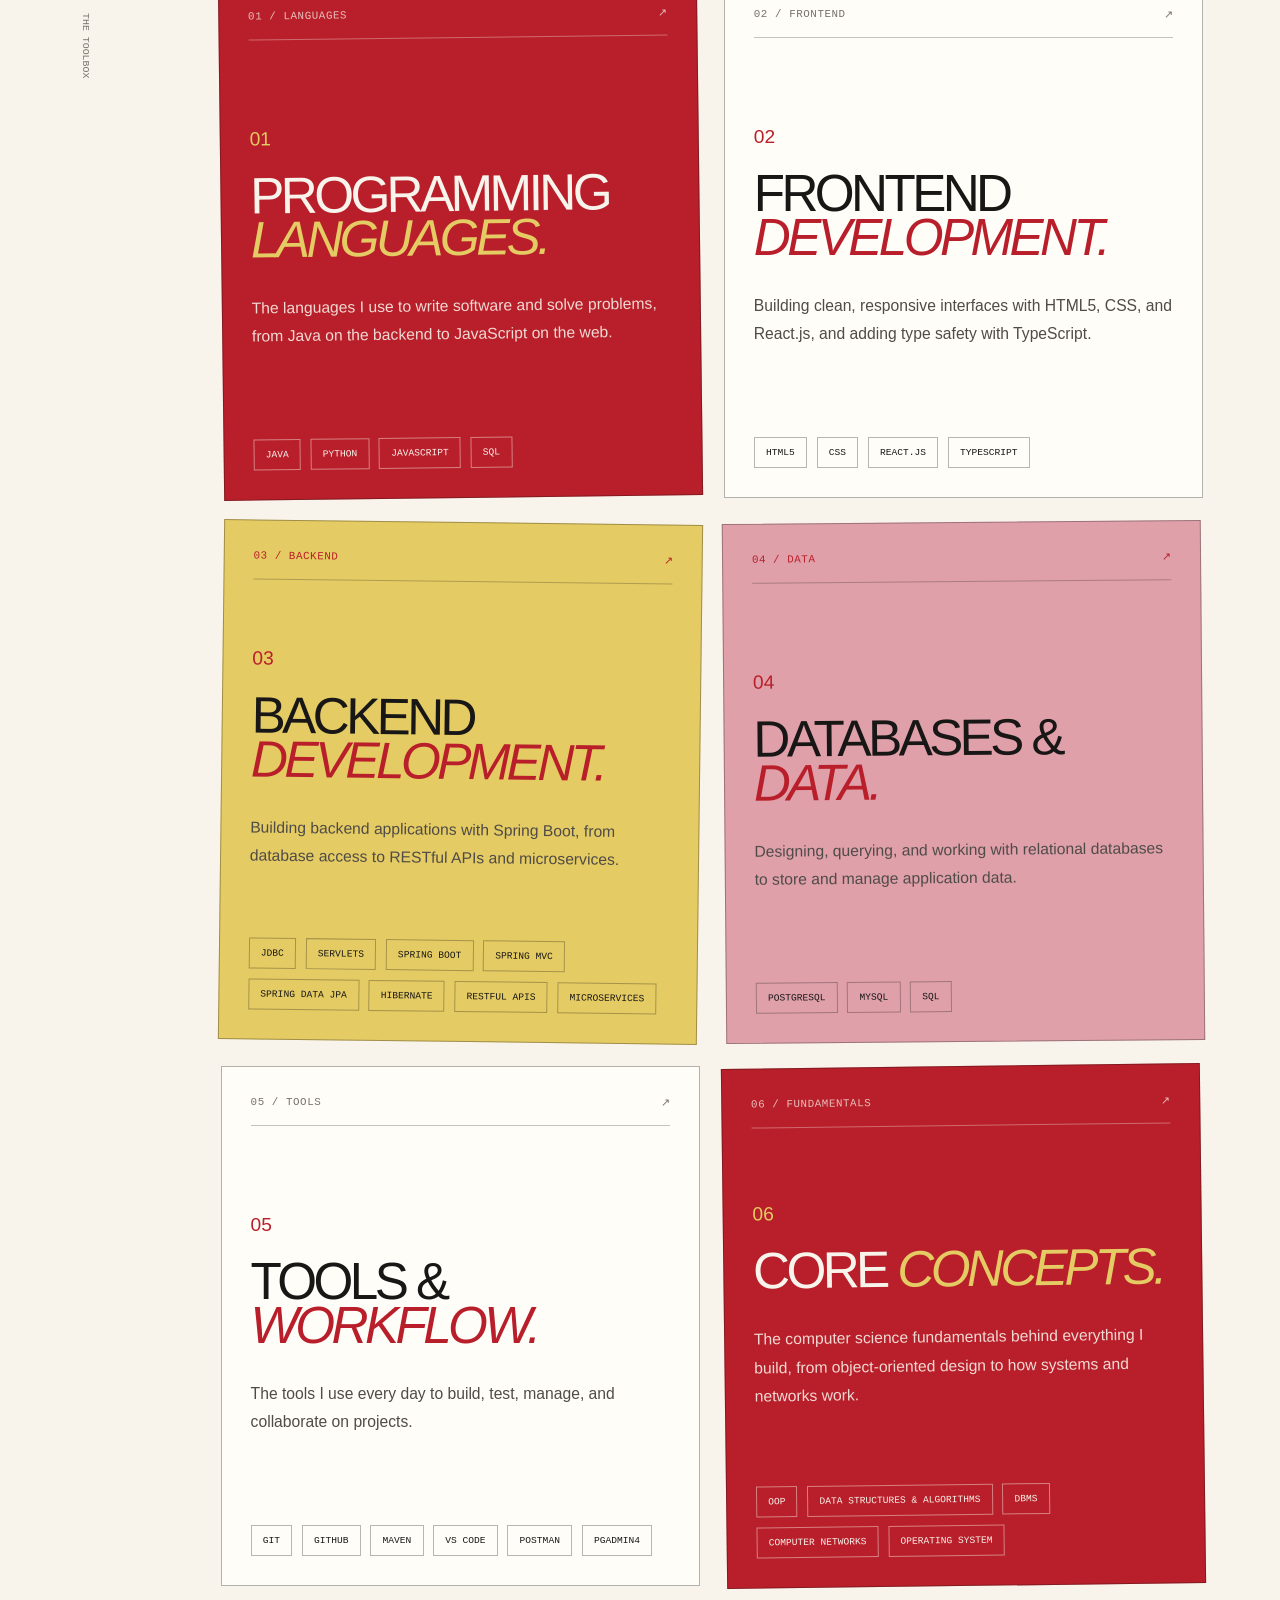
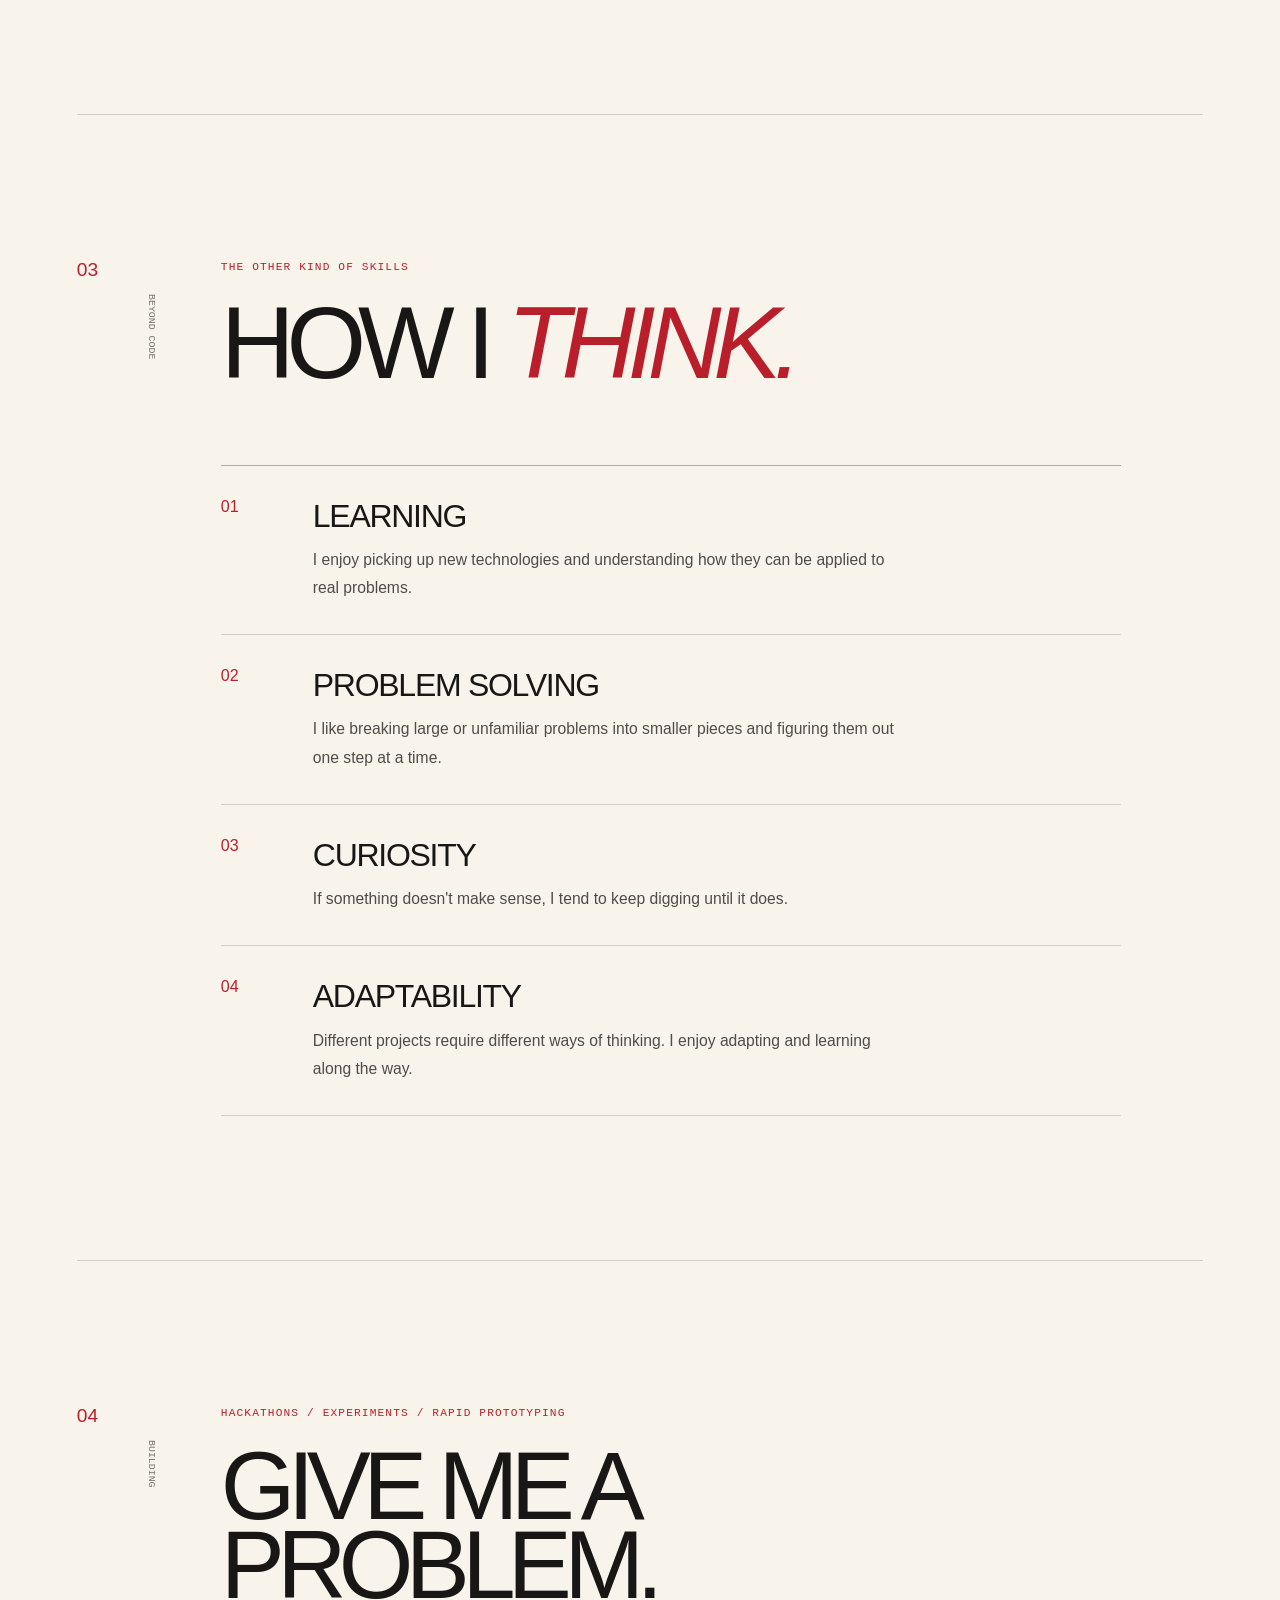
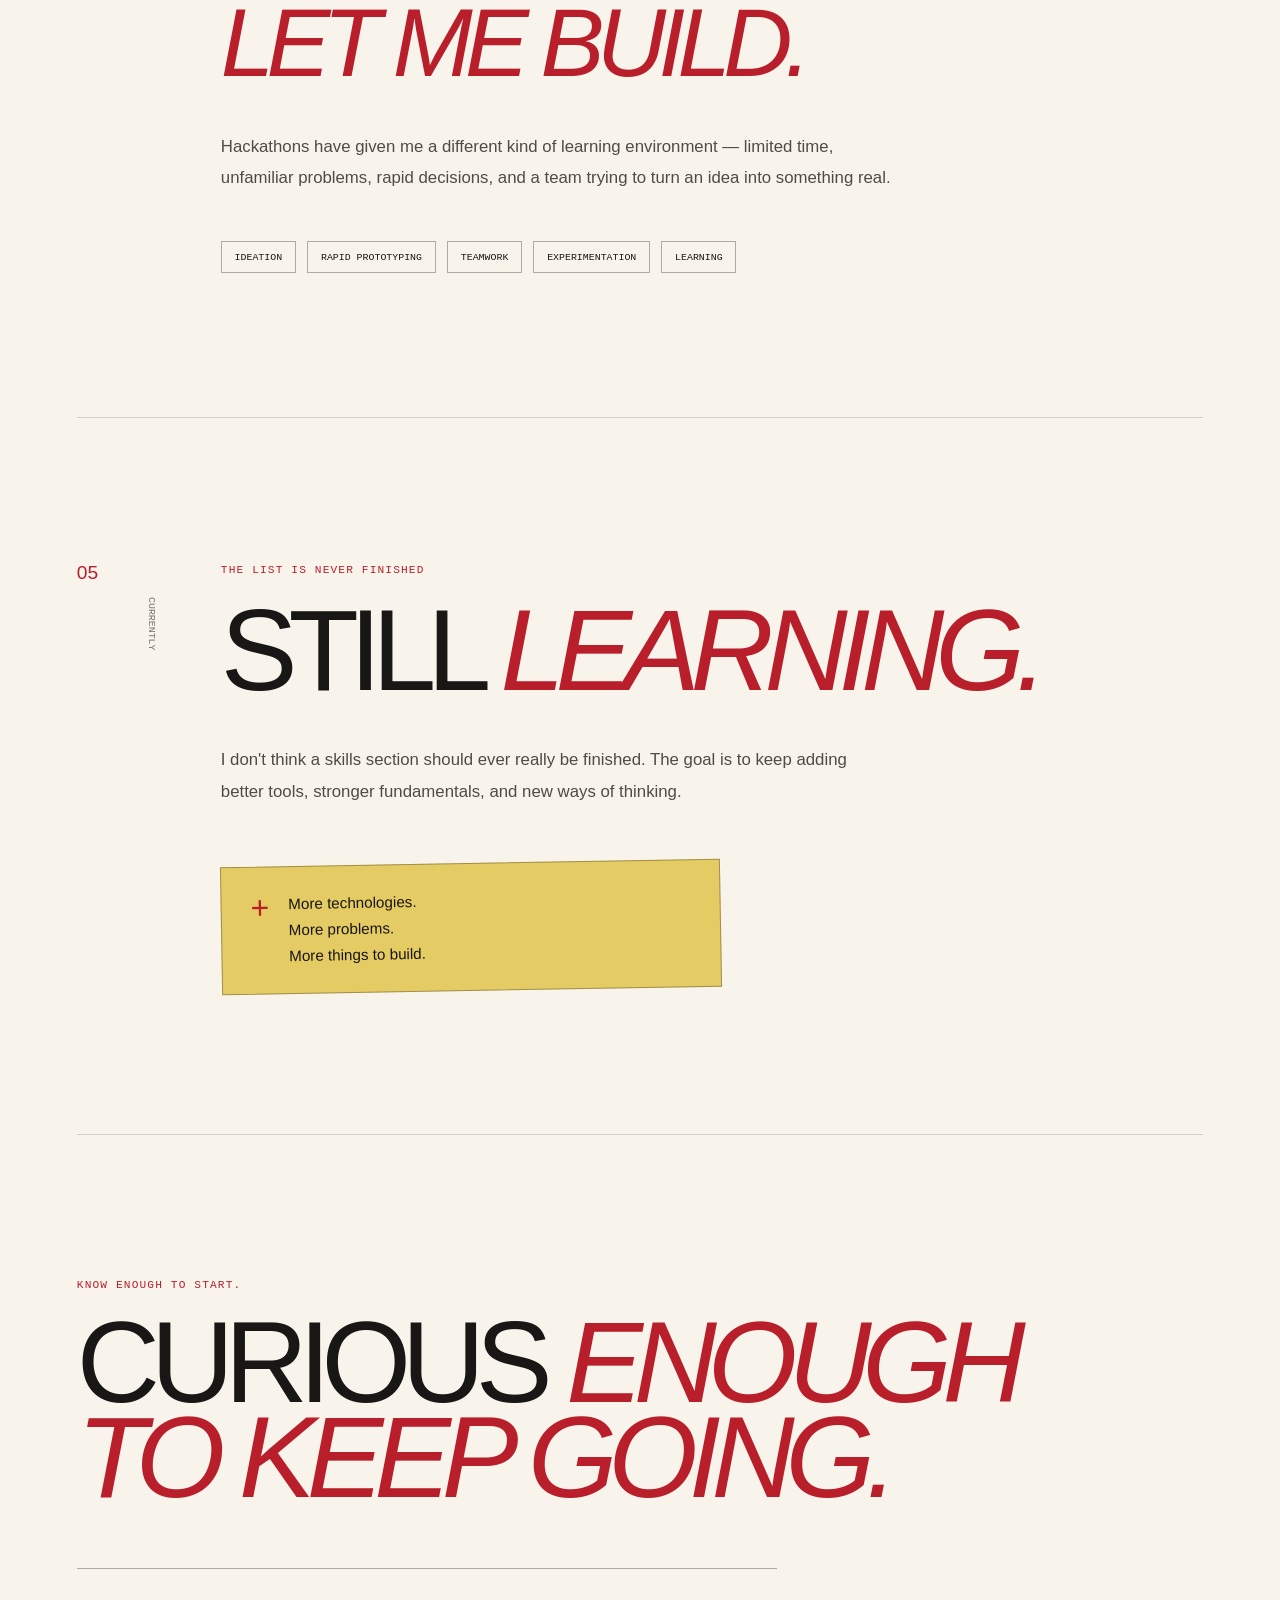
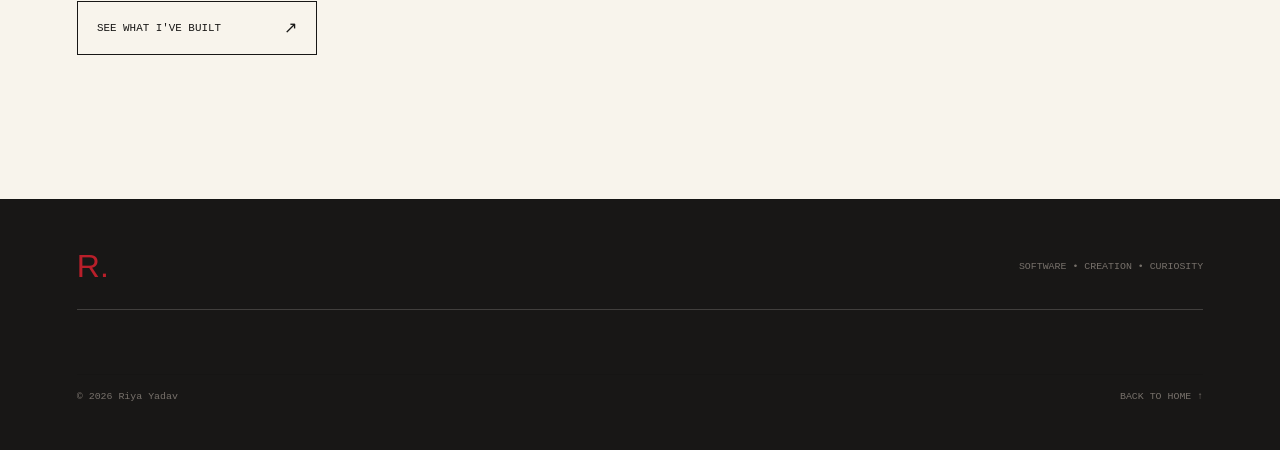
<file: skills.html>
<!DOCTYPE html>
<html lang="en">

<head>

    <meta charset="UTF-8">

    <meta name="viewport" content="width=device-width, initial-scale=1.0">

    <title>Skills — Riya</title>

    <!-- Shared editorial theme -->
    <link rel="stylesheet" href="about.css">

    <!-- Skills page styles -->
    <link rel="stylesheet" href="skills.css">
    <script async src="https://www.googletagmanager.com/gtag/js?id=G-TVB55TXBV0"></script>

    <script>
        window.dataLayer = window.dataLayer || [];

        function gtag() {
            dataLayer.push(arguments);
        }

        gtag('js', new Date());

        gtag('config', 'G-TVB55TXBV0');
    </script>


</head>


<body class="about-page skills-page">


    <!-- =====================================================
         HEADER
         ===================================================== -->

    <header class="about-header">

        <a href="index.html" class="about-logo">
            <span>R</span>
        </a>


        <div class="about-header-title">

            <span>SKILLS / 2026</span>

            <strong>THE THINGS I KNOW</strong>

            <small>AND THE THINGS I'M STILL LEARNING</small>

        </div>


        <nav class="about-navigation">

            <a href="index.html">
                Home
            </a>

            <a href="about.html">
                About
            </a>

            <a href="experience.html">
                Experience
            </a>

            <a href="skills.html" class="active">
                Skills
            </a>

            <a href="projects.html">
                Projects
            </a>

            <a href="contact.html">
                Contact
            </a>

        </nav>

    </header>



    <main>


        <!-- =================================================
             HERO
             ================================================= -->

        <section class="skills-hero">


            <div class="skills-index">

                <span>04</span>

                <div></div>

                <small>
                    SKILLS
                </small>

            </div>


            <div class="skills-hero-content">

                <p class="skills-eyebrow">
                    TOOLS / THINKING / BUILDING
                </p>


                <h1>
                    I KNOW
                    <br>
                    <em>HOW TO BUILD.</em>
                </h1>


                <p class="skills-intro">
                    A mix of technical skills, problem-solving,
                    curiosity, and a slightly unreasonable
                    willingness to figure things out.
                </p>

            </div>


            <div class="skills-stamp">

                <span>✦</span>

                <p>
                    ALWAYS
                    <br>
                    LEARNING
                </p>

            </div>

        </section>



        <!-- =================================================
             SKILL PHILOSOPHY
             ================================================= -->

        <section class="skills-intro-section">


            <div class="skills-section-label">

                <span>01</span>

                <small>
                    HOW I WORK
                </small>

            </div>


            <div class="skills-intro-content">

                <p class="skills-kicker">
                    NOT JUST A TOOLBOX
                </p>


                <h2>
                    TOOLS ARE
                    <em>USEFUL.</em>
                    <br>
                    THINKING IS
                    <em>BETTER.</em>
                </h2>


                <p>
                    Technology changes quickly, so I try not to
                    define myself only by a list of tools. I enjoy
                    understanding how things work, learning what
                    I need for the problem in front of me, and
                    turning that knowledge into something useful.
                </p>


                <p>
                    My current experience sits at the intersection
                    of backend development with Spring Boot,
                    frontend development with React.js, and a
                    strong foundation in core computer science.
                </p>

            </div>

        </section>



        <!-- =================================================
             CORE SKILLS
             ================================================= -->

        <section class="skills-grid-section">


            <div class="skills-section-label">

                <span>02</span>

                <small>
                    THE TOOLBOX
                </small>

            </div>


            <div class="skills-grid">


                <!-- LANGUAGES -->

                <article class="skill-card skill-card-red">

                    <div class="skill-card-top">

                        <span>
                            01 / LANGUAGES
                        </span>

                        <span>
                            ↗
                        </span>

                    </div>


                    <div class="skill-card-content">

                        <span class="skill-number">
                            01
                        </span>


                        <h2>
                            PROGRAMMING
                            <em>LANGUAGES.</em>
                        </h2>


                        <p>
                            The languages I use to write software
                            and solve problems, from Java on the
                            backend to JavaScript on the web.
                        </p>

                    </div>


                    <div class="skill-list">

                        <span>JAVA</span>

                        <span>PYTHON</span>

                        <span>JAVASCRIPT</span>

                        <span>SQL</span>

                    </div>

                </article>



                <!-- FRONTEND -->

                <article class="skill-card">

                    <div class="skill-card-top">

                        <span>
                            02 / FRONTEND
                        </span>

                        <span>
                            ↗
                        </span>

                    </div>


                    <div class="skill-card-content">

                        <span class="skill-number">
                            02
                        </span>


                        <h2>
                            FRONTEND
                            <em>DEVELOPMENT.</em>
                        </h2>


                        <p>
                            Building clean, responsive interfaces
                            with HTML5, CSS, and React.js, and
                            adding type safety with TypeScript.
                        </p>

                    </div>


                    <div class="skill-list">

                        <span>HTML5</span>

                        <span>CSS</span>

                        <span>REACT.JS</span>

                        <span>TYPESCRIPT</span>

                    </div>

                </article>



                <!-- BACKEND -->

                <article class="skill-card skill-card-yellow">

                    <div class="skill-card-top">

                        <span>
                            03 / BACKEND
                        </span>

                        <span>
                            ↗
                        </span>

                    </div>


                    <div class="skill-card-content">

                        <span class="skill-number">
                            03
                        </span>


                        <h2>
                            BACKEND
                            <em>DEVELOPMENT.</em>
                        </h2>


                        <p>
                            Building backend applications with
                            Spring Boot, from database access to
                            RESTful APIs and microservices.
                        </p>

                    </div>


                    <div class="skill-list">

                        <span>JDBC</span>

                        <span>SERVLETS</span>

                        <span>SPRING BOOT</span>

                        <span>SPRING MVC</span>

                        <span>SPRING DATA JPA</span>

                        <span>HIBERNATE</span>

                        <span>RESTFUL APIS</span>

                        <span>MICROSERVICES</span>

                    </div>

                </article>



                <!-- DATABASES -->

                <article class="skill-card skill-card-pink">

                    <div class="skill-card-top">

                        <span>
                            04 / DATA
                        </span>

                        <span>
                            ↗
                        </span>

                    </div>


                    <div class="skill-card-content">

                        <span class="skill-number">
                            04
                        </span>


                        <h2>
                            DATABASES &
                            <em>DATA.</em>
                        </h2>


                        <p>
                            Designing, querying, and working with
                            relational databases to store and
                            manage application data.
                        </p>

                    </div>


                    <div class="skill-list">

                        <span>POSTGRESQL</span>

                        <span>MYSQL</span>

                        <span>SQL</span>

                    </div>

                </article>



                <!-- TOOLS -->

                <article class="skill-card">

                    <div class="skill-card-top">

                        <span>
                            05 / TOOLS
                        </span>

                        <span>
                            ↗
                        </span>

                    </div>


                    <div class="skill-card-content">

                        <span class="skill-number">
                            05
                        </span>


                        <h2>
                            TOOLS &
                            <em>WORKFLOW.</em>
                        </h2>


                        <p>
                            The tools I use every day to build,
                            test, manage, and collaborate on
                            projects.
                        </p>

                    </div>


                    <div class="skill-list">

                        <span>GIT</span>

                        <span>GITHUB</span>

                        <span>MAVEN</span>

                        <span>VS CODE</span>

                        <span>POSTMAN</span>

                        <span>PGADMIN4</span>

                    </div>

                </article>



                <!-- CORE CONCEPTS -->

                <article class="skill-card skill-card-red">

                    <div class="skill-card-top">

                        <span>
                            06 / FUNDAMENTALS
                        </span>

                        <span>
                            ↗
                        </span>

                    </div>


                    <div class="skill-card-content">

                        <span class="skill-number">
                            06
                        </span>


                        <h2>
                            CORE
                            <em>CONCEPTS.</em>
                        </h2>


                        <p>
                            The computer science fundamentals
                            behind everything I build, from
                            object-oriented design to how systems
                            and networks work.
                        </p>

                    </div>


                    <div class="skill-list">

                        <span>OOP</span>

                        <span>DATA STRUCTURES & ALGORITHMS</span>

                        <span>DBMS</span>

                        <span>COMPUTER NETWORKS</span>

                        <span>OPERATING SYSTEM</span>

                    </div>

                </article>


            </div>

        </section>



        <!-- =================================================
             THINKING SKILLS
             ================================================= -->

        <section class="thinking-section">


            <div class="thinking-label">

                <span>03</span>

                <small>
                    BEYOND CODE
                </small>

            </div>


            <div class="thinking-content">

                <p class="skills-kicker">
                    THE OTHER KIND OF SKILLS
                </p>


                <h2>
                    HOW I
                    <em>THINK.</em>
                </h2>


                <div class="thinking-list">


                    <div class="thinking-item">

                        <span>01</span>

                        <div>

                            <h3>
                                LEARNING
                            </h3>

                            <p>
                                I enjoy picking up new technologies
                                and understanding how they can be
                                applied to real problems.
                            </p>

                        </div>

                    </div>



                    <div class="thinking-item">

                        <span>02</span>

                        <div>

                            <h3>
                                PROBLEM SOLVING
                            </h3>

                            <p>
                                I like breaking large or unfamiliar
                                problems into smaller pieces and
                                figuring them out one step at a time.
                            </p>

                        </div>

                    </div>



                    <div class="thinking-item">

                        <span>03</span>

                        <div>

                            <h3>
                                CURIOSITY
                            </h3>

                            <p>
                                If something doesn't make sense,
                                I tend to keep digging until it does.
                            </p>

                        </div>

                    </div>



                    <div class="thinking-item">

                        <span>04</span>

                        <div>

                            <h3>
                                ADAPTABILITY
                            </h3>

                            <p>
                                Different projects require different
                                ways of thinking. I enjoy adapting
                                and learning along the way.
                            </p>

                        </div>

                    </div>


                </div>

            </div>

        </section>



        <!-- =================================================
             HACKATHON / RAPID BUILDING
             ================================================= -->

        <section class="building-section">


            <div class="building-label">

                <span>04</span>

                <small>
                    BUILDING
                </small>

            </div>


            <div class="building-content">

                <p class="skills-kicker">
                    HACKATHONS / EXPERIMENTS / RAPID PROTOTYPING
                </p>


                <h2>
                    GIVE ME A
                    <br>
                    PROBLEM.
                    <br>
                    <em>LET ME BUILD.</em>
                </h2>


                <p class="building-description">
                    Hackathons have given me a different kind of
                    learning environment — limited time, unfamiliar
                    problems, rapid decisions, and a team trying to
                    turn an idea into something real.
                </p>


                <div class="building-tags">

                    <span>IDEATION</span>

                    <span>RAPID PROTOTYPING</span>

                    <span>TEAMWORK</span>

                    <span>EXPERIMENTATION</span>

                    <span>LEARNING</span>

                </div>

            </div>

        </section>



        <!-- =================================================
             CURRENTLY LEARNING
             ================================================= -->

        <section class="learning-section">


            <div class="learning-label">

                <span>05</span>

                <small>
                    CURRENTLY
                </small>

            </div>


            <div class="learning-content">

                <p class="skills-kicker">
                    THE LIST IS NEVER FINISHED
                </p>


                <h2>
                    STILL
                    <em>LEARNING.</em>
                </h2>


                <p>
                    I don't think a skills section should ever
                    really be finished. The goal is to keep adding
                    better tools, stronger fundamentals, and new
                    ways of thinking.
                </p>


                <div class="learning-note">

                    <span>+</span>

                    <p>
                        More technologies.
                        <br>
                        More problems.
                        <br>
                        More things to build.
                    </p>

                </div>

            </div>

        </section>



        <!-- =================================================
             CLOSING
             ================================================= -->

        <section class="skills-closing">

            <p>
                KNOW ENOUGH TO START.
            </p>


            <h2>
                CURIOUS
                <em>ENOUGH TO KEEP GOING.</em>
            </h2>


            <div class="skills-closing-line"></div>


            <a href="projects.html">
                SEE WHAT I'VE BUILT
                <span>↗</span>
            </a>

        </section>


    </main>



    <!-- =====================================================
         FOOTER
         ===================================================== -->

    <footer class="about-footer">

        <div class="about-footer-inner">


            <div class="about-footer-top">

                <div class="about-footer-logo">
                    R.
                </div>

                <small>
                    SOFTWARE • CREATION • CURIOSITY
                </small>

            </div>


            <div class="about-footer-bottom">

                <span>
                    © 2026 Riya Yadav
                </span>

                <a href="index.html">
                    BACK TO HOME ↑
                </a>

            </div>


        </div>

    </footer>


</body>

</html>
</file>
<file: about.css>
/* =========================================================
   VARIABLES
   ========================================================= */

:root {
    --red: #b91f2a;
    --red-dark: #8f1720;

    --ink: #181716;
    --body-text: #4f4b47;
    --muted: #77716b;

    --cream: #f8f4ec;
    --cream-dark: #eee8dc;
    --white: #fffdf8;

    --yellow: #e5cb63;
    --pink: #dfa0aa;

    --line: rgba(17, 17, 17, 0.16);
    --line-dark: rgba(17, 17, 17, 0.32);

    --max-width: 1160px;

    --display:
        "Helvetica Neue",
        Arial,
        sans-serif;

    --body:
        "Helvetica Neue",
        Arial,
        sans-serif;

    --mono:
        "Courier New",
        monospace;
}


/* =========================================================
   RESET
   ========================================================= */

* {
    margin: 0;
    padding: 0;
    box-sizing: border-box;
}

html {
    scroll-behavior: smooth;
}

body.about-page {
    width: 100%;
    min-width: 0;

    margin: 0;
    padding: 0;

    background: var(--cream);
    color: var(--ink);

    font-family: var(--body);

    overflow-x: hidden;
}

.about-page main {
    width: 100%;
    margin: 0;
    padding: 0;
}

.about-page section {
    width: 100%;
    height: auto;
    min-height: 0;

    margin: 0;
    padding-left: 0;
    padding-right: 0;
}

.about-page h1,
.about-page h2,
.about-page h3,
.about-page p {
    word-break: normal;
    overflow-wrap: normal;
}

.about-page p {
    color: var(--body-text);
}

.about-page a {
    color: inherit;
    text-decoration: none;
}

.about-page img {
    max-width: 100%;
    display: block;
}

::selection {
    background: var(--red);
    color: var(--cream);
}


/* =========================================================
   MINIMAL PAGE BORDER
   ========================================================= */

.about-page::before {
    content: "";

    position: fixed;

    inset: 12px;

    border: 1px solid var(--line);

    pointer-events: none;

    z-index: 9999;
}


/* =========================================================
   HEADER
   ========================================================= */

.about-header {
    position: relative;

    width: min(var(--max-width), 88%);
    height: 135px;

    margin: 0 auto;

    padding-top: 25px;

    display: flex;

    align-items: center;
    justify-content: space-between;

    border-bottom: 1px solid var(--line-dark);
}


/* =========================================================
   LOGO
   ========================================================= */

.about-logo {
    position: relative;

    width: 52px;
    height: 52px;

    display: flex;

    align-items: center;
    justify-content: center;

    border: 1px solid var(--ink);

    border-radius: 50%;

    font-family: var(--display);

    font-size: 1rem;

    font-weight: 500;

    transform: rotate(-7deg);

    transition:
        transform 0.25s ease,
        background 0.25s ease;
}

.about-logo::before {
    content: "";

    position: absolute;

    inset: 4px;

    border: 1px dashed var(--red);

    border-radius: 50%;
}

.about-logo span {
    position: relative;

    z-index: 2;

    color: var(--red);
}

.about-logo:hover {
    background: var(--red);

    transform:
        rotate(0deg) scale(1.06);
}

.about-logo:hover span {
    color: var(--cream);
}


/* =========================================================
   HEADER TITLE
   ========================================================= */

.about-header-title {
    position: absolute;

    top: 18px;
    left: 50%;

    transform: translateX(-50%);

    display: flex;

    flex-direction: column;

    align-items: center;

    text-align: center;

    white-space: nowrap;
}

.about-header-title span {
    color: var(--red);

    font-family: var(--mono);

    font-size: 0.5rem;

    font-weight: 400;

    letter-spacing: 0.15em;
}

.about-header-title strong {
    margin-top: 4px;

    color: var(--ink);

    font-family: var(--display);

    font-size: 0.72rem;

    font-weight: 600;

    letter-spacing: 0.12em;
}

.about-header-title small {
    margin-top: 3px;

    color: var(--muted);

    font-family: var(--mono);

    font-size: 0.42rem;

    font-weight: 400;
}


/* =========================================================
   NAVIGATION
   ========================================================= */

.about-navigation {
    display: flex;

    align-items: center;

    gap: 1.45rem;

    margin-top: 22px;
}

.about-navigation a {
    position: relative;

    color: var(--ink);

    font-family: var(--mono);

    font-size: 0.90rem;

    font-weight: 400;

    text-transform: uppercase;

    letter-spacing: 0.04em;

    transition: color 0.2s ease;
}

.about-navigation a:hover,
.about-navigation a.active {
    color: var(--red);
}

.about-navigation a::before {
    content: "";

    position: absolute;

    left: -8px;
    top: 50%;

    width: 4px;
    height: 4px;

    background: var(--red);

    transform:
        translateY(-50%) rotate(45deg);

    opacity: 0;

    transition: opacity 0.2s ease;
}

.about-navigation a:hover::before,
.about-navigation a.active::before {
    opacity: 1;
}


/* =========================================================
   HERO
   ========================================================= */

.about-hero {
    width: min(var(--max-width), 88%) !important;

    min-height: 620px !important;

    margin: 0 auto !important;

    padding:
        6rem 0 !important;

    display: grid !important;

    grid-template-columns:
        70px minmax(0, 1fr) 170px !important;

    column-gap: 3.5rem !important;

    align-items: center !important;

    border-bottom: 1px solid var(--line);
}


/* Hero index */

.hero-index {
    height: 100%;

    display: flex;

    flex-direction: column;

    align-items: center;

    justify-content: center;

    gap: 1rem;

    border-right: 1px solid var(--line);
}

.hero-index strong {
    color: var(--red);

    font-family: var(--display);

    font-size: 1rem;

    font-weight: 400;
}

.hero-index-line {
    width: 1px;

    height: 150px;

    background: var(--line);
}

.hero-index small {
    color: var(--muted);

    font-family: var(--mono);

    font-size: 0.4rem;

    font-weight: 400;

    writing-mode: vertical-rl;
}


/* Hero content */

.hero-content {
    width: 100%;

    min-width: 0;
}

.hero-content .eyebrow {
    margin-bottom: 1.6rem;

    color: var(--red) !important;

    font-family: var(--mono);

    font-size: 0.5rem;

    font-weight: 400;

    letter-spacing: 0.12em;
}

.hero-content h1 {
    width: 100%;

    margin: 0;

    color: var(--ink) !important;

    font-family: var(--display);

    font-size:
        clamp(5rem, 8.5vw, 8.5rem);

    font-weight: 500;

    line-height: 0.82;

    letter-spacing: -0.07em;
}

.hero-content h1 em {
    display: block;

    margin-left: 10vw;

    color: var(--red) !important;

    font-style: italic;

    font-weight: 500;
}

.hero-description {
    width: 100%;

    max-width: 620px;

    margin-top: 3.5rem;

    color: var(--body-text) !important;

    font-family: var(--body);

    font-size: 1rem !important;

    font-weight: 400 !important;

    line-height: 1.85 !important;
}


/* Hero stamp */

.hero-stamp {
    position: relative;

    width: 155px;
    height: 155px;

    display: flex;

    flex-direction: column;

    align-items: center;

    justify-content: center;

    border: 1px solid var(--red);

    background: var(--yellow);

    border-radius: 50%;

    color: var(--red);

    transform: rotate(7deg);

    animation:
        floatStamp 5s ease-in-out infinite;
}

.hero-stamp::before {
    content: "";

    position: absolute;

    inset: 8px;

    border: 1px dashed var(--red);

    border-radius: 50%;
}

.hero-stamp span {
    position: relative;

    font-size: 1.5rem;

    font-weight: 400;
}

.hero-stamp p {
    position: relative;

    margin-top: 0.5rem;

    color: var(--red) !important;

    font-family: var(--mono) !important;

    font-size: 0.43rem !important;

    font-weight: 400 !important;

    line-height: 1.5 !important;

    text-align: center;
}


/* =========================================================
   INTRODUCTION
   ========================================================= */

.about-introduction {
    width: min(var(--max-width), 88%) !important;

    margin: 0 auto !important;

    padding:
        8rem 0 !important;

    display: grid !important;

    grid-template-columns:
        80px minmax(0, 1fr) !important;

    column-gap: 4rem !important;

    border-bottom: 1px solid var(--line);
}


/* Section label */

.section-label {
    width: 80px;

    display: flex;

    flex-direction: column;

    align-items: flex-start;

    gap: 0.7rem;
}

.section-label strong {
    color: var(--red);

    font-family: var(--display);

    font-size: 1rem;

    font-weight: 400;
}

.section-label span {
    color: var(--muted);

    font-family: var(--mono);

    font-size: 0.4rem;

    font-weight: 400;

    writing-mode: vertical-rl;
}


/* Intro content */

.intro-content {
    width: 100%;

    min-width: 0;

    display: grid;

    grid-template-columns:
        minmax(0, 1.05fr) minmax(320px, 0.95fr);

    column-gap: 6rem;

    align-items: start;
}

.intro-heading {
    width: 100%;

    margin: 0;

    color: var(--ink) !important;

    font-family: var(--display);

    font-size:
        clamp(3.8rem, 5.2vw, 5.6rem);

    font-weight: 500;

    line-height: 0.88;

    letter-spacing: -0.07em;
}

.intro-heading em {
    color: var(--red) !important;

    font-style: italic;

    font-weight: 500;
}


/* Intro text */

.intro-text {
    width: 100%;

    max-width: 560px;
}

.intro-text p {
    width: 100%;

    max-width: 560px;

    margin:
        0 0 2rem 0;

    color: var(--body-text) !important;

    font-family: var(--body);

    font-size: 0.95rem !important;

    font-weight: 400 !important;

    line-height: 1.9 !important;
}


/* =========================================================
   CAREER
   ========================================================= */

.about-career {
    width: min(var(--max-width), 88%) !important;

    margin: 0 auto !important;

    padding:
        8rem 0 !important;

    border-bottom: 1px solid var(--line);
}

.career-number {
    color: var(--red);

    font-family: var(--display);

    font-size: 1rem;

    font-weight: 400;
}

.career-label {
    margin-top: 0.5rem;

    color: var(--red) !important;

    font-family: var(--mono);

    font-size: 0.48rem !important;

    font-weight: 400 !important;

    letter-spacing: 0.1em;
}

.career-heading {
    width: 100%;

    margin:
        1.7rem 0 0;

    padding: 0;

    color: var(--ink) !important;

    font-family: var(--display);

    font-size:
        clamp(4.5rem, 7.5vw, 7.5rem);

    font-weight: 500;

    line-height: 0.84;

    letter-spacing: -0.07em;
}

.career-heading em {
    color: var(--red) !important;

    font-style: italic;

    font-weight: 500;
}


/* Career introduction */

.career-introduction {
    width: 100%;

    max-width: 570px;

    margin:
        4rem 0 4rem auto;
}

.career-introduction p {
    width: 100%;

    max-width: 570px;

    color: var(--body-text) !important;

    font-size: 0.95rem !important;

    font-weight: 400 !important;

    line-height: 1.9 !important;
}


/* =========================================================
   EXPERIENCE CARDS
   ========================================================= */

.experience-card {
    width: 100%;

    margin:
        0 0 1.5rem;

    background: var(--white);

    border:
        1px solid var(--line-dark);

    transition:
        transform 0.3s ease,
        box-shadow 0.3s ease;
}

.experience-card:hover {
    transform: translateY(-6px);

    box-shadow:
        8px 8px 0 rgba(17, 17, 17, 0.06);
}


/* Card header */

.experience-card-header {
    width: 100%;

    padding:
        1rem 1.4rem;

    display: flex;

    align-items: center;

    justify-content: space-between;

    border-bottom:
        1px solid var(--line);

    font-family: var(--mono);

    font-size: 0.45rem;

    font-weight: 400;
}

.experience-card-header strong {
    color: var(--red);

    font-weight: 400;
}

.experience-card-header span {
    color: var(--muted);
}


/* Card body */

.experience-card-body {
    width: 100%;

    padding: 3.8rem;

    display: grid;

    grid-template-columns:
        minmax(0, 0.85fr) minmax(0, 1.15fr);

    column-gap: 5rem;

    align-items: start;
}


/* Role */

.experience-role {
    width: 100%;
}

.experience-role small {
    color: var(--muted);

    font-family: var(--mono);

    font-size: 0.43rem;

    font-weight: 400;
}

.experience-role h3 {
    width: 100%;

    margin-top: 0.8rem;

    color: var(--ink);

    font-family: var(--display);

    font-size:
        clamp(2.5rem, 3.6vw, 4rem);

    font-weight: 500;

    line-height: 0.92;

    letter-spacing: -0.055em;
}


/* Description */

.experience-description {
    width: 100%;

    max-width: 580px;
}

.experience-description p {
    width: 100%;

    max-width: 580px;

    margin-bottom: 1.5rem;

    color: var(--body-text) !important;

    font-size: 0.9rem !important;

    font-weight: 400 !important;

    line-height: 1.9 !important;
}




/* =========================================================
   CREATE / LEARN / REPEAT
   ========================================================= */

.create-learn {
    width: min(var(--max-width), 88%) !important;

    margin: 0 auto !important;

    padding:
        8rem 0 !important;

    border-bottom: 1px solid var(--line);
}

.create-learn>small {
    color: var(--red);

    font-family: var(--mono);

    font-size: 0.48rem;

    font-weight: 400;

    letter-spacing: 0.1em;
}

.create-learn h2 {
    width: 100%;

    margin-top: 1.5rem;

    color: var(--ink);

    font-family: var(--display);

    font-size:
        clamp(4.5rem, 7.5vw, 7.5rem);

    font-weight: 500;

    line-height: 0.82;

    letter-spacing: -0.07em;
}

.create-learn h2 em {
    color: var(--red);

    font-style: italic;

    font-weight: 500;
}


/* =========================================================
   CREATE CARDS
   ========================================================= */

.create-grid {
    width: 100%;

    margin-top: 5rem;

    display: grid;

    grid-template-columns:
        repeat(3,
            minmax(0, 1fr));

    gap: 1.2rem;

    align-items: stretch;
}

.create-card {
    width: 100%;

    min-height: 350px;

    padding: 1.8rem;

    display: flex;

    flex-direction: column;

    justify-content: space-between;

    border:
        1px solid var(--line-dark);

    overflow: hidden;

    transition:
        transform 0.3s ease,
        box-shadow 0.3s ease;
}

.create-card:hover {
    transform:
        translateY(-7px);

    box-shadow:
        7px 7px 0 rgba(17, 17, 17, 0.06);
}


/* Card colors */

.create-card:nth-child(1) {
    background: var(--pink);

    transform: rotate(-0.7deg);
}

.create-card:nth-child(2) {
    background: var(--cream-dark);
}

.create-card:nth-child(3) {
    background: var(--red);

    color: var(--cream);

    transform: rotate(0.7deg);
}


/* Card number */

.create-card>small {
    color: inherit;

    font-family: var(--mono);

    font-size: 0.45rem;

    font-weight: 400;
}


/* Card heading */

.create-card h3 {
    position: relative;

    margin-top: auto;

    margin-bottom: 1.8rem;

    color: var(--ink);

    font-family: var(--display);

    font-size: 2.5rem;

    font-weight: 500;

    line-height: 1;

    letter-spacing: -0.045em;
}

.create-card:nth-child(3) h3 {
    color: var(--cream);
}


/* Card paragraph */

.create-card p {
    position: relative;

    width: 100%;

    margin: 0;

    color: var(--body-text) !important;

    font-family: var(--body);

    font-size: 0.88rem !important;

    font-weight: 400 !important;

    line-height: 1.75 !important;
}

.create-card:nth-child(3) p {
    color:
        rgba(250,
            245,
            235,
            0.86) !important;
}


/* =========================================================
   FUTURE
   ========================================================= */

.future-section {
    width: min(var(--max-width), 88%) !important;

    margin: 0 auto !important;

    padding:
        8rem 0 !important;

    border-bottom: 1px solid var(--line);
}

.future-section>small {
    color: var(--red);

    font-family: var(--mono);

    font-size: 0.48rem;

    font-weight: 400;

    letter-spacing: 0.1em;
}

.future-section h2 {
    width: 100%;

    margin-top: 1.5rem;

    color: var(--ink);

    font-family: var(--display);

    font-size:
        clamp(4.2rem, 7vw, 7rem);

    font-weight: 500;

    line-height: 0.84;

    letter-spacing: -0.07em;
}

.future-section h2 em {
    color: var(--red);

    font-style: italic;

    font-weight: 500;
}

.future-text {
    width: 100%;

    max-width: 600px;

    margin-top: 3rem;
}

.future-text p {
    width: 100%;

    max-width: 600px;

    margin-bottom: 1.5rem;

    color: var(--body-text) !important;

    font-size: 0.95rem !important;

    font-weight: 400 !important;

    line-height: 1.9 !important;
}


/* Tags */

.future-tags {
    margin-top: 2.5rem;

    display: flex;

    flex-wrap: wrap;

    gap: 0.6rem;
}

.future-tags span {
    padding:
        0.7rem 0.9rem;

    border:
        1px solid var(--ink);

    color: var(--ink);

    font-family: var(--mono);

    font-size: 0.43rem;

    font-weight: 400;

    transition:
        background 0.2s ease,
        color 0.2s ease,
        transform 0.2s ease;
}

.future-tags span:hover {
    background: var(--red);

    color: var(--cream);

    border-color: var(--red);

    transform: translateY(-3px);
}


/* =========================================================
   PERSONALITY
   ========================================================= */

.personality {
    width: min(var(--max-width), 88%) !important;

    margin: 0 auto !important;

    padding:
        8rem 0 !important;

    border-bottom: 1px solid var(--line);
}

.personality-header {
    width: 100%;

    padding-bottom: 1rem;

    display: flex;

    align-items: center;

    justify-content: space-between;

    border-bottom:
        1px solid var(--line);

    color: var(--muted);

    font-family: var(--mono);

    font-size: 0.45rem;

    font-weight: 400;
}

.personality-header strong {
    color: var(--red);

    font-weight: 400;
}

.personality-main {
    width: 100%;

    margin-top: 4rem;

    display: grid;

    grid-template-columns:
        minmax(0, 1fr) 420px;

    gap: 6rem;

    align-items: end;
}

.personality-main h2 {
    width: 100%;

    color: var(--ink);

    font-family: var(--display);

    font-size:
        clamp(4.5rem, 7.5vw, 7.5rem);

    font-weight: 500;

    line-height: 0.82;

    letter-spacing: -0.07em;
}

.personality-main h2 em {
    color: var(--red);

    font-style: italic;

    font-weight: 500;
}

.personality-main p {
    width: 100%;

    max-width: 420px;

    color: var(--body-text) !important;

    font-size: 0.95rem !important;

    font-weight: 400 !important;

    line-height: 1.9 !important;
}


/* Personality tags */

.personality-tags {
    margin-top: 4rem;

    display: flex;

    flex-wrap: wrap;

    gap: 0.6rem;
}

.personality-tags span {
    padding:
        0.7rem 0.9rem;

    border:
        1px solid var(--ink);

    color: var(--ink);

    font-family: var(--mono);

    font-size: 0.43rem;

    font-weight: 400;

    transition:
        transform 0.2s ease,
        background 0.2s ease;
}

.personality-tags span:nth-child(even) {
    background: var(--yellow);
}

.personality-tags span:hover {
    background: var(--red);

    color: var(--cream);

    border-color: var(--red);

    transform: translateY(-4px);
}


/* =========================================================
   FINAL CTA
   ========================================================= */

.about-final {
    position: relative;

    width: min(var(--max-width), 88%) !important;

    min-height: 460px;

    margin:
        5rem auto 8rem !important;

    padding: 6.5rem !important;

    background: var(--red);

    color: var(--cream);

    border:
        1px solid var(--ink);

    box-shadow:
        10px 10px 0 var(--ink);

    overflow: hidden;
}

.about-final::before {
    content:
        "CREATE • LEARN • REPEAT";

    position: absolute;

    right: -2rem;
    bottom: 1rem;

    color:
        rgba(250,
            245,
            235,
            0.08);

    font-family: var(--display);

    font-size:
        clamp(3rem,
            7vw,
            7rem);

    font-weight: 500;

    white-space: nowrap;

    transform: rotate(-6deg);
}

.about-final>p:first-child {
    position: relative;

    color: var(--yellow) !important;

    font-family: var(--mono);

    font-size: 0.45rem !important;

    font-weight: 400 !important;

    letter-spacing: 0.12em;

    z-index: 2;
}

.about-final h2 {
    position: relative;

    width: 100%;

    margin-top: 1.5rem;

    color: var(--cream) !important;

    font-family: var(--display);

    font-size:
        clamp(4.5rem,
            8.5vw,
            8.5rem);

    font-weight: 500;

    line-height: 0.82;

    letter-spacing: -0.08em;

    z-index: 2;
}

.about-final h2 em {
    color: var(--yellow) !important;

    font-style: italic;

    font-weight: 500;
}

.about-final>p:nth-of-type(2) {
    position: relative;

    width: 100%;

    max-width: 520px;

    margin-top: 2rem;

    color:
        rgba(250,
            245,
            235,
            0.88) !important;

    font-family: var(--body);

    font-size: 0.92rem !important;

    font-weight: 400 !important;

    line-height: 1.8 !important;

    z-index: 2;
}

.about-final>a {
    position: relative;

    width: 220px;

    margin-top: 2.5rem;

    padding:
        1rem 1.2rem;

    display: flex;

    align-items: center;

    justify-content: space-between;

    background: var(--cream);

    color: var(--ink);

    border:
        1px solid var(--ink);

    font-family: var(--mono);

    font-size: 0.48rem;

    font-weight: 400;

    z-index: 2;

    transition:
        transform 0.25s ease,
        background 0.2s ease;
}

.about-final>a:hover {
    background: var(--yellow);

    transform:
        translateY(-5px) rotate(-1deg);
}


/* =========================================================
   FOOTER
   ========================================================= */

.about-footer {
    width: 100%;

    padding:
        3rem 6vw 2rem;

    background: var(--ink);

    color: var(--cream);
}

.about-footer-inner {
    width: min(var(--max-width),
            100%);

    margin: 0 auto;
}

.about-footer-top {
    padding-bottom: 1.5rem;

    display: flex;

    align-items: center;

    justify-content: space-between;

    border-bottom:
        1px solid rgba(250,
            245,
            235,
            0.18);
}

.about-footer-logo {
    font-family: var(--display);

    font-size: 1.7rem;

    font-weight: 500;
}

.about-footer small {
    color:
        rgba(250,
            245,
            235,
            0.55);

    font-family: var(--mono);

    font-size: 0.42rem;

    font-weight: 400;
}

.about-footer-bottom {
    padding-top: 1.2rem;

    display: flex;

    align-items: center;

    justify-content: space-between;

    color:
        rgba(250,
            245,
            235,
            0.55);

    font-family: var(--mono);

    font-size: 0.42rem;

    font-weight: 400;
}

.about-footer-bottom a {
    color: var(--yellow);
}


/* =========================================================
   ANIMATION
   ========================================================= */

@keyframes floatStamp {

    0%,
    100% {
        transform:
            rotate(7deg) translateY(0);
    }

    50% {
        transform:
            rotate(3deg) translateY(-8px);
    }
}


/* =========================================================
   TABLET
   ========================================================= */

@media screen and (max-width: 1000px) {

    .about-hero {
        grid-template-columns:
            60px minmax(0, 1fr) !important;

        column-gap: 3rem !important;
    }

    .hero-stamp {
        display: none;
    }

    .intro-content {
        grid-template-columns:
            minmax(0, 1fr) minmax(260px, 0.8fr) !important;

        gap: 3rem !important;
    }

    .experience-card-body {
        column-gap: 3rem !important;
    }

    .personality-main {
        grid-template-columns:
            minmax(0, 1fr) 320px !important;

        gap: 3rem !important;
    }
}


/* =========================================================
   MOBILE
   ========================================================= */

@media screen and (max-width: 800px) {

    .about-page::before {
        inset: 7px;
    }


    /* Header */

    .about-header {
        width: 88%;

        height: 90px;

        padding-top: 10px;
    }

    .about-header-title,
    .about-navigation {
        display: none;
    }


    /* Hero */

    .about-hero {
        width: 88% !important;

        display: block !important;

        min-height: auto !important;

        padding:
            5rem 0 !important;
    }

    .hero-index {
        display: none;
    }

    .hero-content h1 {
        font-size:
            clamp(4rem,
                15vw,
                6.5rem) !important;
    }

    .hero-content h1 em {
        margin-left: 1rem;
    }

    .hero-description {
        max-width: 600px !important;

        font-size: 0.95rem !important;
    }


    /* Introduction */

    .about-introduction {
        width: 88% !important;

        display: block !important;

        padding:
            6rem 0 !important;
    }

    .section-label {
        width: auto;

        margin-bottom: 2.5rem;

        flex-direction: row;

        align-items: center;
    }

    .section-label span {
        writing-mode: initial;
    }

    .intro-content {
        display: block !important;
    }

    .intro-heading {
        margin-bottom: 3rem !important;

        font-size:
            clamp(3.2rem,
                12vw,
                5rem) !important;
    }

    .intro-text,
    .intro-text p {
        width: 100% !important;

        max-width: 600px !important;
    }


    /* Career */

    .about-career {
        width: 88% !important;

        padding:
            6rem 0 !important;
    }

    .career-heading {
        font-size:
            clamp(3.8rem,
                14vw,
                6rem) !important;
    }

    .career-introduction {
        width: 100% !important;

        max-width: 600px !important;

        margin:
            3rem 0 3.5rem !important;
    }

    .experience-card-body {
        display: block !important;

        padding:
            2.5rem 1.5rem !important;
    }

    .experience-role {
        margin-bottom: 3rem;
    }

    .experience-description,
    .experience-description p {
        width: 100% !important;

        max-width: 600px !important;
    }

    /* Create */

    .create-learn {
        width: 88% !important;

        padding:
            6rem 0 !important;
    }

    .create-grid {
        grid-template-columns: 1fr !important;

        margin-top: 4rem;
    }

    .create-card:nth-child(1),
    .create-card:nth-child(3) {
        transform: none;
    }

    .create-card {
        min-height: 320px !important;
    }


    /* Future */

    .future-section {
        width: 88% !important;

        padding:
            6rem 0 !important;
    }

    .future-text,
    .future-text p {
        max-width: 600px !important;
    }


    /* Personality */

    .personality {
        width: 88% !important;

        padding:
            6rem 0 !important;
    }

    .personality-header {
        flex-direction: column;

        align-items: flex-start;

        gap: 0.5rem;
    }

    .personality-main {
        display: block !important;

        margin-top: 3rem;
    }

    .personality-main h2 {
        margin-bottom: 3rem;

        font-size:
            clamp(4rem,
                14vw,
                6.5rem) !important;
    }

    .personality-main p {
        max-width: 600px !important;
    }


    /* CTA */

    .about-final {
        width: 88% !important;

        min-height: auto;

        margin:
            3rem auto 5rem !important;

        padding:
            4rem 7% !important;

        box-shadow:
            7px 7px 0 var(--ink);
    }

    .about-final h2 {
        font-size:
            clamp(4rem,
                15vw,
                6rem) !important;
    }


    /* Footer */

    .about-footer-top,
    .about-footer-bottom {
        flex-direction: column;

        align-items: flex-start;

        font-size: 0.92rem;

        gap: 1rem;
    }
}


/* =========================================================
   SMALL MOBILE
   ========================================================= */

@media screen and (max-width: 500px) {

    .about-page p {
        font-size: 0.88rem !important;

        font-weight: 400 !important;
    }

    .hero-description {
        font-size: 0.92rem !important;
    }

    .intro-text p,
    .career-introduction p,
    .future-text p,
    .personality-main p {
        font-size: 0.88rem !important;
    }

    .about-final {
        padding:
            3.5rem 7% !important;
    }
}


/* =========================================================
   REDUCED MOTION
   ========================================================= */

@media (prefers-reduced-motion: reduce) {

    *,
    *::before,
    *::after {
        animation: none !important;

        transition: none !important;
    }
}
</file>
<file: experience.css>
/* =========================================================
   VARIABLES
   ========================================================= */

.experience-page {
    --exp-red: #b91f2a;
    --exp-ink: #181716;
    --exp-text: #4f4b47;
    --exp-muted: #77716b;

    --exp-cream: #f8f4ec;
    --exp-white: #fffdf8;

    --exp-yellow: #e5cb63;
    --exp-pink: #dfa0aa;

    --exp-line: rgba(17, 17, 17, 0.16);
    --exp-line-dark: rgba(17, 17, 17, 0.32);
}


/* =========================================================
   PAGE
   ========================================================= */

.experience-page {
    background: var(--exp-cream);
    color: var(--exp-ink);

    overflow-x: hidden;
}

.experience-page main {
    width: 100%;
    margin: 0;
    padding: 0;
}

.experience-page section {
    height: auto;
    min-height: 0;
}

.experience-page p {
    font-weight: 400;
}


/* =========================================================
   MINIMAL PAGE BORDER
   ========================================================= */

.experience-page::before {
    content: "";

    position: fixed;

    inset: 12px;

    border: 1px solid var(--exp-line);

    pointer-events: none;

    z-index: 9999;
}


/* =========================================================
   HEADER
   ========================================================= */

.experience-page .about-header {
    position: relative;

    width: min(1160px, 88%);

    height: 145px;

    margin: 0 auto;

    padding-top: 32px;

    display: flex;

    align-items: center;

    justify-content: space-between;

    border-bottom: 1px solid var(--exp-line-dark);
}


/* =========================================================
   HEADER LOGO
   ========================================================= */

.experience-page .about-logo {
    position: relative;

    width: 56px;
    height: 56px;

    display: flex;

    align-items: center;
    justify-content: center;

    flex-shrink: 0;

    border: 1px solid var(--exp-ink);

    border-radius: 50%;

    color: var(--exp-ink);

    font-family: var(--display);

    font-size: 1.1rem;

    font-weight: 500;

    text-decoration: none;

    transform: rotate(-7deg);

    transition:
        transform 0.25s ease,
        background 0.25s ease;
}

.experience-page .about-logo::before {
    content: "";

    position: absolute;

    inset: 4px;

    border: 1px dashed var(--exp-red);

    border-radius: 50%;
}

.experience-page .about-logo span {
    position: relative;

    z-index: 2;

    color: var(--exp-red);
}

.experience-page .about-logo:hover {
    background: var(--exp-red);

    transform:
        rotate(0deg) scale(1.06);
}

.experience-page .about-logo:hover span {
    color: var(--exp-cream);
}


/* =========================================================
   HEADER TITLE
   ========================================================= */

.experience-page .about-header-title {
    position: absolute;

    top: 20px;

    left: 50%;

    transform: translateX(-50%);

    display: flex;

    flex-direction: column;

    align-items: center;

    text-align: center;

    white-space: nowrap;

    line-height: 1.2;
}

.experience-page .about-header-title span {
    color: var(--exp-red);

    font-family: var(--mono);

    font-size: 0.72rem;

    font-weight: 400;

    letter-spacing: 0.16em;
}

.experience-page .about-header-title strong {
    margin-top: 5px;

    color: var(--exp-ink);

    font-family: var(--display);

    font-size: 1rem;

    font-weight: 500;

    letter-spacing: 0.14em;
}

.experience-page .about-header-title small {
    margin-top: 5px;

    color: var(--exp-muted);

    font-family: var(--mono);

    font-size: 0.62rem;

    font-weight: 400;
}


/* =========================================================
   NAVIGATION
   ========================================================= */

.experience-page .about-navigation {
    display: flex;

    align-items: center;

    gap: 1.5rem;

    margin-top: 25px;
}

.experience-page .about-navigation a {
    position: relative;

    color: var(--exp-ink);

    font-family: var(--mono);

    font-size: 0.92rem;

    font-weight: 400;

    text-transform: uppercase;

    text-decoration: none;

    letter-spacing: 0.05em;

    transition:
        color 0.2s ease;
}

.experience-page .about-navigation a:hover,
.experience-page .about-navigation a.active {
    color: var(--exp-red);

    text-decoration: none;
}

.experience-page .about-navigation a::before {
    content: "";

    position: absolute;

    left: -9px;

    top: 50%;

    width: 4px;
    height: 4px;

    background: var(--exp-red);

    transform:
        translateY(-50%) rotate(45deg);

    opacity: 0;

    transition:
        opacity 0.2s ease;
}

.experience-page .about-navigation a:hover::before,
.experience-page .about-navigation a.active::before {
    opacity: 1;
}


/* =========================================================
   HERO
   ========================================================= */

.experience-hero {
    width: min(1160px, 88%) !important;

    min-height: 620px !important;

    margin: 0 auto !important;

    padding: 6rem 0 !important;

    display: grid !important;

    grid-template-columns:
        70px minmax(0, 1fr) !important;

    column-gap: 3.5rem !important;

    align-items: center !important;

    border-bottom:
        1px solid var(--exp-line);
}


/* =========================================================
   HERO INDEX
   ========================================================= */

.experience-index {
    height: 100%;

    display: flex;

    flex-direction: column;

    align-items: center;

    justify-content: center;

    gap: 1rem;

    border-right:
        1px solid var(--exp-line);
}

.experience-index span {
    color: var(--exp-red);

    font-family: var(--display);

    font-size: 1.25rem;

    font-weight: 400;
}

.experience-index div {
    width: 1px;

    height: 150px;

    background: var(--exp-line);
}

.experience-index small {
    color: var(--exp-muted);

    font-family: var(--mono);

    font-size: 0.62rem;

    font-weight: 400;

    writing-mode: vertical-rl;
}


/* =========================================================
   HERO CONTENT
   ========================================================= */

.experience-hero-content {
    width: 100%;

    min-width: 0;
}

.experience-eyebrow {
    margin-bottom: 1.7rem;

    color: var(--exp-red) !important;

    font-family: var(--mono) !important;

    font-size: 0.7rem !important;

    font-weight: 400 !important;

    letter-spacing: 0.1em;

    line-height: 1.6 !important;
}


/* Hero heading */

.experience-hero-content h1 {
    width: 100%;

    margin: 0;

    color: var(--exp-ink) !important;

    font-family: var(--display);

    font-size:
        clamp(5rem,
            10vw,
            10rem);

    font-weight: 500;

    line-height: 0.8;

    letter-spacing: -0.08em;
}

.experience-hero-content h1 em {
    color: var(--exp-red) !important;

    font-style: italic;

    font-weight: 500;
}


/* Intro */

.experience-intro {
    width: 100%;

    max-width: 700px;

    margin-top: 3.5rem;

    color: var(--exp-text) !important;

    font-family: var(--body) !important;

    font-size: 1.15rem !important;

    font-weight: 400 !important;

    line-height: 1.85 !important;
}


/* =========================================================
   CAREER INTRO
   ========================================================= */

.career-section {
    width: min(1160px, 88%) !important;

    margin: 0 auto !important;

    padding:
        8rem 0 !important;

    display: grid !important;

    grid-template-columns:
        80px minmax(0, 1fr) !important;

    column-gap: 4rem !important;

    border-bottom:
        1px solid var(--exp-line);
}


/* Section label */

.career-section-label {
    display: flex;

    flex-direction: column;

    align-items: flex-start;

    gap: 0.8rem;
}

.career-section-label span {
    color: var(--exp-red);

    font-family: var(--display);

    font-size: 1.2rem;

    font-weight: 400;
}

.career-section-label small {
    color: var(--exp-muted);

    font-family: var(--mono);

    font-size: 0.62rem;

    font-weight: 400;

    writing-mode: vertical-rl;
}


/* Intro content */

.career-intro {
    max-width: 850px;
}

.section-kicker {
    margin-bottom: 1.5rem;

    color: var(--exp-red) !important;

    font-family: var(--mono) !important;

    font-size: 0.7rem !important;

    font-weight: 400 !important;

    letter-spacing: 0.1em;
}

.career-intro h2 {
    margin: 0;

    color: var(--exp-ink);

    font-family: var(--display);

    font-size:
        clamp(4rem,
            7vw,
            7.5rem);

    font-weight: 500;

    line-height: 0.85;

    letter-spacing: -0.07em;
}

.career-intro h2 em {
    color: var(--exp-red);

    font-style: italic;

    font-weight: 500;
}

.career-intro>p:not(.section-kicker) {
    max-width: 680px;

    margin-top: 2.5rem;

    color: var(--exp-text);

    font-family: var(--body);

    font-size: 1.05rem;

    font-weight: 400;

    line-height: 1.85;
}

.career-intro strong {
    color: var(--exp-ink);

    font-weight: 500;
}


/* =========================================================
   EXPERIENCE BLOCK
   ========================================================= */

.experience-block {
    width: min(1160px, 88%) !important;

    margin: 0 auto !important;

    padding:
        8rem 0 !important;

    display: grid !important;

    grid-template-columns:
        230px minmax(0, 1fr) !important;

    column-gap: 5rem !important;

    border-bottom:
        1px solid var(--exp-line);
}


/* Meta */

.experience-meta {
    display: flex;

    flex-direction: column;

    align-items: flex-start;

    gap: 1rem;

    padding-top: 0.5rem;
}

.experience-number {
    color: var(--exp-red);

    font-family: var(--display);

    font-size: 1.2rem;

    font-weight: 400;
}

.experience-date {
    color: var(--exp-muted);

    font-family: var(--mono);

    font-size: 0.68rem;

    font-weight: 400;

    letter-spacing: 0.05em;
}

.experience-company {
    max-width: 180px;

    color: var(--exp-ink);

    font-family: var(--mono);

    font-size: 0.72rem;

    font-weight: 500;

    line-height: 1.5;

    letter-spacing: 0.05em;
}


/* Main */

.experience-main {
    max-width: 800px;
}

.experience-kicker {
    margin-bottom: 1.5rem;

    color: var(--exp-red) !important;

    font-family: var(--mono) !important;

    font-size: 0.7rem !important;

    font-weight: 400 !important;

    letter-spacing: 0.1em;

    line-height: 1.6 !important;
}

.experience-main h2 {
    margin: 0;

    color: var(--exp-ink);

    font-family: var(--display);

    font-size:
        clamp(4.5rem,
            7vw,
            7.5rem);

    font-weight: 500;

    line-height: 0.82;

    letter-spacing: -0.08em;
}

.experience-main h2 em {
    color: var(--exp-red);

    font-style: italic;

    font-weight: 500;
}


/* Description */

.experience-description {
    max-width: 650px;

    margin-top: 3rem;

    color: var(--exp-text) !important;

    font-family: var(--body);

    font-size: 1.05rem !important;

    font-weight: 400 !important;

    line-height: 1.9 !important;
}

.experience-description.secondary {
    margin-top: 1.5rem;
}


/* =========================================================
   EXPERIENCE TAGS
   ========================================================= */

.experience-tags {
    margin-top: 3rem;

    display: flex;

    flex-wrap: wrap;

    gap: 0.7rem;
}

.experience-tags span {
    padding:
        0.55rem 0.8rem;

    border:
        1px solid var(--exp-line-dark);

    color: var(--exp-ink);

    font-family: var(--mono);

    font-size: 0.62rem;

    font-weight: 400;

    letter-spacing: 0.04em;

    transition:
        background 0.2s ease,
        color 0.2s ease,
        transform 0.2s ease;
}

.experience-tags span:hover {
    background: var(--exp-red);

    color: var(--exp-cream);

    transform:
        translateY(-3px) rotate(-1deg);
}


/* =========================================================
   OPEN SOURCE BLOCK
   ========================================================= */

.opensource-block {
    background:
        linear-gradient(90deg,
            transparent 0%,
            transparent 100%);
}

.opensource-block .experience-main {
    position: relative;
}


/* Small decorative mark */

.opensource-block .experience-main::after {
    content: "GSSOC";

    position: absolute;

    right: 0;

    top: 1rem;

    color: rgba(185,
            31,
            42,
            0.08);

    font-family: var(--display);

    font-size: 5rem;

    font-weight: 500;

    letter-spacing: -0.08em;

    transform: rotate(-8deg);

    pointer-events: none;
}


/* =========================================================
   HACKATHON SECTION
   ========================================================= */

.hackathon-section {
    width: min(1160px, 88%) !important;

    margin: 0 auto !important;

    padding:
        9rem 0 !important;

    display: grid !important;

    grid-template-columns:
        80px minmax(0, 1fr) !important;

    column-gap: 4rem !important;

    border-bottom:
        1px solid var(--exp-line);
}


/* Label */

.hackathon-label {
    display: flex;

    flex-direction: column;

    gap: 0.8rem;
}

.hackathon-label span {
    color: var(--exp-red);

    font-family: var(--display);

    font-size: 1.2rem;

    font-weight: 400;
}

.hackathon-label small {
    color: var(--exp-muted);

    font-family: var(--mono);

    font-size: 0.62rem;

    font-weight: 400;

    writing-mode: vertical-rl;
}


/* Content */

.hackathon-content {
    max-width: 900px;
}

.hackathon-content>.experience-kicker {
    margin-bottom: 1.5rem;
}

.hackathon-content h2 {
    margin: 0;

    color: var(--exp-ink);

    font-family: var(--display);

    font-size:
        clamp(4rem,
            7vw,
            7.5rem);

    font-weight: 500;

    line-height: 0.83;

    letter-spacing: -0.08em;
}

.hackathon-content h2 em {
    color: var(--exp-red);

    font-style: italic;

    font-weight: 500;
}

.hackathon-intro {
    max-width: 680px;

    margin-top: 3rem;

    color: var(--exp-text);

    font-family: var(--body);

    font-size: 1.05rem;

    font-weight: 400;

    line-height: 1.85;
}


/* =========================================================
   HACKATHON CARDS
   ========================================================= */

.hackathon-card {
    position: relative;

    width: 100%;

    min-height: 330px;

    margin-top: 5rem;

    padding: 2rem;

    display: flex;

    flex-direction: column;

    justify-content: space-between;

    background: var(--exp-pink);

    border:
        1px solid var(--exp-line-dark);

    transform: rotate(-0.7deg);

    transition:
        transform 0.3s ease,
        box-shadow 0.3s ease;
}

.hackathon-card:hover {
    transform:
        rotate(-0.7deg) translateY(-7px);

    box-shadow:
        8px 8px 0 rgba(17,
            17,
            17,
            0.08);
}


/* Alternate card */

.hackathon-card.alternate {
    background: var(--exp-white);

    transform: rotate(0.7deg);

    margin-top: 2rem;
}

.hackathon-card.alternate:hover {
    transform:
        rotate(0.7deg) translateY(-7px);
}


/* Card top */

.hackathon-card-top {
    display: flex;

    align-items: center;

    justify-content: space-between;

    padding-bottom: 1rem;

    border-bottom:
        1px solid var(--exp-line-dark);

    color: var(--exp-red);

    font-family: var(--mono);

    font-size: 0.68rem;

    font-weight: 400;

    letter-spacing: 0.05em;
}


/* Card body */

.hackathon-card-body {
    padding:
        2.5rem 0;
}

.hackathon-card-body h3 {
    margin: 0;

    color: var(--exp-ink);

    font-family: var(--display);

    font-size:
        clamp(2.5rem,
            4vw,
            4.5rem);

    font-weight: 500;

    line-height: 0.9;

    letter-spacing: -0.06em;
}

.hackathon-card-body p {
    max-width: 600px;

    margin-top: 1.5rem;

    color: var(--exp-text);

    font-family: var(--body);

    font-size: 0.98rem;

    font-weight: 400;

    line-height: 1.8;
}


/* Card bottom */

.hackathon-card-bottom {
    display: flex;

    justify-content: space-between;

    gap: 2rem;

    padding-top: 1rem;

    border-top:
        1px solid var(--exp-line-dark);

    color: var(--exp-muted);

    font-family: var(--mono);

    font-size: 0.62rem;

    font-weight: 400;

    line-height: 1.5;
}


/* =========================================================
   CLOSING SECTION
   ========================================================= */

.experience-closing {
    width: min(1160px, 88%) !important;

    min-height: 600px;

    margin: 0 auto !important;

    padding:
        9rem 0 !important;

    display: flex;

    flex-direction: column;

    justify-content: center;
}

.experience-closing>p:first-child {
    color: var(--exp-red);

    font-family: var(--mono);

    font-size: 0.7rem;

    font-weight: 400;

    letter-spacing: 0.1em;
}

.experience-closing h2 {
    margin: 1.5rem 0 0;

    color: var(--exp-ink);

    font-family: var(--display);

    font-size:
        clamp(5rem,
            10vw,
            10rem);

    font-weight: 500;

    line-height: 0.8;

    letter-spacing: -0.09em;
}

.experience-closing h2 em {
    color: var(--exp-red);

    font-style: italic;

    font-weight: 500;
}

.closing-line {
    width: 100%;

    max-width: 700px;

    height: 1px;

    margin-top: 4rem;

    background: var(--exp-line-dark);
}

.closing-description {
    max-width: 560px;

    margin-top: 2rem;

    color: var(--exp-text);

    font-family: var(--body);

    font-size: 1.05rem;

    font-weight: 400;

    line-height: 1.85;
}


/* =========================================================
   FOOTER
   ========================================================= */

.experience-page .about-footer {
    width: 100%;

    min-height: 220px;

    margin: 0;

    padding: 3rem 0;

    border-top:
        1px solid var(--exp-line-dark);
}

.experience-page .about-footer-inner {
    width: min(1160px, 88%);

    margin: 0 auto;
}

.experience-page .about-footer-top {
    display: flex;

    align-items: center;

    justify-content: space-between;
}

.experience-page .about-footer-logo {
    color: var(--exp-red);

    font-family: var(--display);

    font-size: 2rem;

    font-weight: 500;
}

.experience-page .about-footer-top small {
    color: var(--exp-muted);

    font-family: var(--mono);

    font-size: 0.62rem;

    font-weight: 400;
}

.experience-page .about-footer-bottom {
    margin-top: 4rem;

    padding-top: 1rem;

    display: flex;

    align-items: center;

    justify-content: space-between;

    border-top:
        1px solid var(--exp-line);
}

.experience-page .about-footer-bottom span,
.experience-page .about-footer-bottom a {
    color: var(--exp-muted);

    font-family: var(--mono);

    font-size: 0.62rem;

    font-weight: 400;

    text-decoration: none;
}

.experience-page .about-footer-bottom a:hover {
    color: var(--exp-red);
}


/* =========================================================
   ANIMATIONS
   ========================================================= */

.experience-hero-content,
.career-intro,
.experience-main,
.hackathon-content,
.experience-closing {
    animation:
        experienceFadeIn 0.8s ease both;
}

@keyframes experienceFadeIn {

    from {
        opacity: 0;

        transform:
            translateY(20px);
    }

    to {
        opacity: 1;

        transform:
            translateY(0);
    }
}


/* =========================================================
   TABLET
   ========================================================= */

@media screen and (max-width: 1000px) {

    .experience-page .about-header {
        width: 90%;
    }

    .experience-hero {
        width: 90% !important;

        grid-template-columns:
            60px minmax(0, 1fr) !important;

        column-gap: 3rem !important;
    }

    .career-section,
    .hackathon-section {
        width: 90% !important;

        column-gap: 3rem !important;
    }

    .experience-block {
        width: 90% !important;

        grid-template-columns:
            180px minmax(0, 1fr) !important;

        column-gap: 3rem !important;
    }

    .experience-main h2 {
        font-size:
            clamp(4rem,
                7vw,
                6.5rem);
    }

    .hackathon-content h2 {
        font-size:
            clamp(3.8rem,
                7vw,
                6.5rem);
    }
}


/* =========================================================
   MOBILE
   ========================================================= */

@media screen and (max-width: 800px) {

    .experience-page::before {
        inset: 7px;
    }


    /* Header */

    .experience-page .about-header {
        width: 88%;

        height: 95px;

        padding-top: 12px;
    }

    .experience-page .about-logo {
        width: 48px;
        height: 48px;
    }

    .experience-page .about-header-title,
    .experience-page .about-navigation {
        display: none;
    }


    /* Hero */

    .experience-hero {
        width: 88% !important;

        display: block !important;

        min-height: auto !important;

        padding:
            5rem 0 !important;
    }

    .experience-index {
        display: none;
    }

    .experience-hero-content h1 {
        font-size:
            clamp(4.5rem,
                16vw,
                7rem);
    }

    .experience-intro {
        margin-top: 3rem;

        font-size: 1rem !important;

        line-height: 1.8 !important;
    }


    /* Career */

    .career-section {
        width: 88% !important;

        display: block !important;

        padding:
            6rem 0 !important;
    }

    .career-section-label {
        flex-direction: row;

        align-items: center;

        margin-bottom: 2.5rem;
    }

    .career-section-label small {
        writing-mode: initial;
    }

    .career-intro h2 {
        font-size:
            clamp(3.8rem,
                14vw,
                6rem);
    }

    .career-intro>p:not(.section-kicker) {
        font-size: 0.95rem;

        line-height: 1.8;
    }


    /* Experience blocks */

    .experience-block {
        width: 88% !important;

        display: block !important;

        padding:
            6rem 0 !important;
    }

    .experience-meta {
        margin-bottom: 3rem;

        padding: 0;

        display: flex;

        flex-direction: row;

        flex-wrap: wrap;

        align-items: center;

        gap: 0.7rem 1.2rem;
    }

    .experience-number {
        font-size: 1rem;
    }

    .experience-date,
    .experience-company {
        font-size: 0.62rem;
    }

    .experience-main h2 {
        font-size:
            clamp(4rem,
                15vw,
                6.5rem);
    }

    .experience-description {
        margin-top: 2.5rem;

        font-size: 0.95rem !important;

        line-height: 1.8 !important;
    }

    .experience-tags {
        margin-top: 2.5rem;
    }


    /* Hide decorative word */

    .opensource-block .experience-main::after {
        display: none;
    }


    /* Hackathons */

    .hackathon-section {
        width: 88% !important;

        display: block !important;

        padding:
            6rem 0 !important;
    }

    .hackathon-label {
        flex-direction: row;

        align-items: center;

        margin-bottom: 2.5rem;
    }

    .hackathon-label small {
        writing-mode: initial;
    }

    .hackathon-content h2 {
        font-size:
            clamp(3.7rem,
                14vw,
                6rem);
    }

    .hackathon-intro {
        font-size: 0.95rem;

        line-height: 1.8;
    }

    .hackathon-card {
        min-height: 350px;

        margin-top: 4rem;

        padding: 1.5rem;
    }

    .hackathon-card-body {
        padding:
            2rem 0;
    }

    .hackathon-card-body h3 {
        font-size:
            clamp(2.5rem,
                10vw,
                4rem);
    }

    .hackathon-card-body p {
        font-size: 0.9rem;
    }

    .hackathon-card-bottom {
        flex-direction: column;

        gap: 0.5rem;

        font-size: 0.58rem;
    }


    /* Closing */

    .experience-closing {
        width: 88% !important;

        min-height: 500px;

        padding:
            6rem 0 !important;
    }

    .experience-closing h2 {
        font-size:
            clamp(4.5rem,
                16vw,
                7rem);
    }

    .closing-description {
        font-size: 0.95rem;

        line-height: 1.8;
    }


    /* Footer */

    .experience-page .about-footer-inner {
        width: 88%;
    }

    .experience-page .about-footer-top {
        align-items: flex-start;

        flex-direction: column;

        gap: 1rem;
    }

    .experience-page .about-footer-bottom {
        flex-direction: column;

        align-items: flex-start;

        gap: 1rem;
    }
}


/* =========================================================
   SMALL MOBILE
   ========================================================= */

@media screen and (max-width: 500px) {

    .experience-hero-content h1 {
        font-size:
            clamp(4rem,
                17vw,
                6rem);
    }

    .career-intro h2 {
        font-size:
            clamp(3.5rem,
                15vw,
                5.5rem);
    }

    .experience-main h2 {
        font-size:
            clamp(3.7rem,
                15vw,
                5.8rem);
    }

    .hackathon-content h2 {
        font-size:
            clamp(3.5rem,
                15vw,
                5.5rem);
    }

    .experience-tags span {
        font-size: 0.58rem;

        padding:
            0.5rem 0.65rem;
    }

    .hackathon-card {
        min-height: 320px;
    }

    .experience-closing h2 {
        font-size:
            clamp(4rem,
                17vw,
                6rem);
    }
}


/* =========================================================
   REDUCED MOTION
   ========================================================= */

@media (prefers-reduced-motion: reduce) {

    .experience-hero-content,
    .career-intro,
    .experience-main,
    .hackathon-content,
    .experience-closing {
        animation: none;
    }

    *,
    *::before,
    *::after {
        transition: none !important;
    }
}
</file>
<file: projects.css>
.projects-page {
    --ink: #181716;
    --text: #4f4b47;
    --muted: #77716b;

    --cream: #f8f4ec;
    --white: #fffdf8;

    --red: #b91f2a;
    --coral: #e98773;
    --peach: #f3c5a8;

    --lavender: #b9a9d6;
    --blue: #9fc5d8;
    --mint: #a8cbb7;

    --yellow: #e7c85c;
    --sage: #b7c69b;

    --line: rgba(17, 17, 17, 0.16);
    --line-dark: rgba(17, 17, 17, 0.32);
}


/* =========================================================
   PAGE
   ========================================================= */

.projects-page {
    background: var(--cream);
    color: var(--ink);

    overflow-x: hidden;
}

.projects-page main {
    width: 100%;
    margin: 0;
    padding: 0;
}

.projects-page section {
    height: auto;
    min-height: 0;
}


/* =========================================================
   BORDER
   ========================================================= */

.projects-page::before {
    content: "";

    position: fixed;

    inset: 12px;

    border: 1px solid var(--line);

    pointer-events: none;

    z-index: 9999;
}


/* =========================================================
   HEADER
   ========================================================= */

.projects-page .about-header {
    position: relative;

    width: min(1160px, 88%);

    height: 145px;

    margin: 0 auto;

    padding-top: 32px;

    display: flex;

    align-items: center;

    justify-content: space-between;

    border-bottom: 1px solid var(--line-dark);
}


/* =========================================================
   LOGO
   ========================================================= */

.projects-page .about-logo {
    position: relative;

    width: 56px;
    height: 56px;

    display: flex;

    align-items: center;
    justify-content: center;

    border: 1px solid var(--ink);

    border-radius: 50%;

    color: var(--red);

    font-family: var(--display);

    font-size: 1.1rem;

    font-weight: 500;

    text-decoration: none;

    transform: rotate(-7deg);

    transition: 0.25s ease;
}

.projects-page .about-logo::before {
    content: "";

    position: absolute;

    inset: 4px;

    border: 1px dashed var(--coral);

    border-radius: 50%;
}

.projects-page .about-logo span {
    position: relative;
    z-index: 2;
}

.projects-page .about-logo:hover {
    background: var(--red);

    color: var(--cream);

    transform:
        rotate(0deg) scale(1.06);
}


/* =========================================================
   HEADER TITLE
   ========================================================= */

.projects-page .about-header-title {
    position: absolute;

    top: 20px;
    left: 50%;

    transform: translateX(-50%);

    display: flex;

    flex-direction: column;

    align-items: center;

    text-align: center;

    white-space: nowrap;
}

.projects-page .about-header-title span {
    color: var(--red);

    font-family: var(--mono);

    font-size: 0.72rem;

    letter-spacing: 0.16em;
}

.projects-page .about-header-title strong {
    margin-top: 5px;

    color: var(--ink);

    font-family: var(--display);

    font-size: 1rem;

    font-weight: 500;

    letter-spacing: 0.14em;
}

.projects-page .about-header-title small {
    margin-top: 5px;

    color: var(--muted);

    font-family: var(--mono);

    font-size: 0.62rem;
}


/* =========================================================
   NAVIGATION
   ========================================================= */

.projects-page .about-navigation {
    display: flex;

    align-items: center;

    gap: 1.5rem;

    margin-top: 25px;
}

.projects-page .about-navigation a {
    position: relative;

    color: var(--ink);

    font-family: var(--mono);

    font-size: 0.92rem;

    text-transform: uppercase;

    text-decoration: none;

    transition: 0.2s ease;
}

.projects-page .about-navigation a:hover,
.projects-page .about-navigation a.active {
    color: var(--red);

    text-decoration: none;
}

.projects-page .about-navigation a::before {
    content: "";

    position: absolute;

    left: -9px;
    top: 50%;

    width: 4px;
    height: 4px;

    background: var(--red);

    transform:
        translateY(-50%) rotate(45deg);

    opacity: 0;
}

.projects-page .about-navigation a:hover::before,
.projects-page .about-navigation a.active::before {
    opacity: 1;
}


/* =========================================================
   HERO
   ========================================================= */

.projects-hero {
    position: relative;

    width: min(1160px, 88%) !important;

    min-height: 620px !important;

    margin: 0 auto !important;

    padding: 6rem 0 !important;

    display: grid !important;

    grid-template-columns:
        70px minmax(0, 1fr) 180px !important;

    gap: 3.5rem;

    align-items: center !important;

    border-bottom: 1px solid var(--line);
}


/* =========================================================
   HERO INDEX
   ========================================================= */

.projects-index {
    height: 100%;

    display: flex;

    flex-direction: column;

    align-items: center;

    justify-content: center;

    gap: 1rem;

    border-right: 1px solid var(--line);
}

.projects-index span {
    color: var(--red);

    font-family: var(--display);

    font-size: 1.25rem;
}

.projects-index div {
    width: 1px;

    height: 150px;

    background: var(--line);
}

.projects-index small {
    color: var(--muted);

    font-family: var(--mono);

    font-size: 0.62rem;

    writing-mode: vertical-rl;
}


/* =========================================================
   HERO CONTENT
   ========================================================= */

.projects-eyebrow {
    margin-bottom: 1.7rem;

    color: var(--red) !important;

    font-family: var(--mono) !important;

    font-size: 0.7rem !important;

    letter-spacing: 0.1em;
}

.projects-hero-content h1 {
    margin: 0;

    color: var(--ink) !important;

    font-family: var(--display);

    font-size: clamp(5rem, 9vw, 9rem);

    font-weight: 500;

    line-height: 0.8;

    letter-spacing: -0.08em;
}

.projects-hero-content h1 em {
    color: var(--red) !important;

    font-style: italic;
}

.projects-intro {
    max-width: 680px;

    margin-top: 3.5rem;

    color: var(--text) !important;

    font-size: 1.15rem !important;

    line-height: 1.85 !important;
}


/* =========================================================
   HERO STAMP
   ========================================================= */

.projects-stamp {
    position: relative;

    width: 170px;
    height: 170px;

    display: flex;

    flex-direction: column;

    align-items: center;

    justify-content: center;

    background: var(--yellow);

    border: 1px solid var(--ink);

    border-radius: 50%;

    transform: rotate(7deg);

    animation: projectStamp 5s ease-in-out infinite;
}

.projects-stamp::before {
    content: "";

    position: absolute;

    inset: 9px;

    border: 1px dashed var(--ink);

    border-radius: 50%;
}

.projects-stamp>span,
.projects-stamp p {
    position: relative;
}

.projects-stamp>span {
    font-size: 1.5rem;
}

.projects-stamp p {
    margin-top: 0.5rem;

    color: var(--ink) !important;

    font-family: var(--mono) !important;

    font-size: 0.62rem !important;

    text-align: center;

    line-height: 1.5 !important;
}


/* =========================================================
   INTRO
   ========================================================= */

.projects-intro-section {
    width: min(1160px, 88%) !important;

    margin: 0 auto !important;

    padding: 8rem 0 !important;

    display: grid !important;

    grid-template-columns:
        80px minmax(0, 1fr) !important;

    gap: 4rem;

    border-bottom: 1px solid var(--line);
}

.projects-section-label {
    display: flex;

    flex-direction: column;

    gap: 0.8rem;
}

.projects-section-label span {
    color: var(--red);

    font-family: var(--display);

    font-size: 1.2rem;
}

.projects-section-label small {
    color: var(--muted);

    font-family: var(--mono);

    font-size: 0.62rem;

    writing-mode: vertical-rl;
}

.projects-intro-content {
    max-width: 900px;
}

.projects-kicker,
.project-kicker {
    color: var(--red) !important;

    font-family: var(--mono) !important;

    font-size: 0.7rem !important;

    letter-spacing: 0.1em;
}

.projects-intro-content h2 {
    margin: 0;

    color: var(--ink);

    font-family: var(--display);

    font-size: clamp(4rem, 7vw, 7.5rem);

    font-weight: 500;

    line-height: 0.84;

    letter-spacing: -0.08em;
}

.projects-intro-content h2 em {
    color: var(--red);

    font-style: italic;
}

.projects-intro-content>p:not(.projects-kicker) {
    max-width: 680px;

    margin-top: 2.5rem;

    color: var(--text);

    font-size: 1.05rem;

    line-height: 1.85;
}


/* =========================================================
   PROJECT FEATURE
   ========================================================= */

.project-feature {
    position: relative;

    width: min(1160px, 88%) !important;

    margin: 0 auto !important;

    padding: 8rem 0 !important;

    display: grid !important;

    grid-template-columns:
        150px minmax(0, 1fr) !important;

    gap: 5rem;

    border-bottom: 1px solid var(--line);
}


/* =========================================================
   COLOR BLOCKS
   ========================================================= */

/* RiMorse */

.project-rimorse {
    background:
        linear-gradient(90deg,
            transparent 0%,
            transparent 4%,
            rgba(243, 197, 168, 0.35) 4%,
            rgba(243, 197, 168, 0.35) 96%,
            transparent 96%);
}

.project-rimorse .project-main {
    position: relative;

    padding: 3rem;

    background: var(--peach);

    border: 1px solid var(--line-dark);

    transform: rotate(-0.7deg);
}

.project-rimorse .project-main::after {
    content: "API";

    position: absolute;

    right: 2rem;
    top: 1.5rem;

    color: rgba(185, 31, 42, 0.13);

    font-family: var(--display);

    font-size: 5rem;

    letter-spacing: -0.08em;

    transform: rotate(-5deg);

    pointer-events: none;
}


/* Breath Mirror */

.project-breath {
    background:
        linear-gradient(90deg,
            transparent 0%,
            transparent 4%,
            rgba(185, 169, 214, 0.28) 4%,
            rgba(185, 169, 214, 0.28) 96%,
            transparent 96%);
}

.project-breath .project-main {
    position: relative;

    padding: 3rem;

    background: var(--lavender);

    border: 1px solid var(--line-dark);

    transform: rotate(0.6deg);
}

.project-breath .project-main::after {
    content: "MART";

    position: absolute;

    right: 1.5rem;
    top: 2rem;

    color: rgba(255, 255, 255, 0.45);

    font-family: var(--display);

    font-size: 5rem;

    letter-spacing: -0.08em;

    transform: rotate(-7deg);

    pointer-events: none;
}


/* TickTask */

.project-ticktask {
    background:
        linear-gradient(90deg,
            transparent 0%,
            transparent 4%,
            rgba(183, 198, 155, 0.3) 4%,
            rgba(183, 198, 155, 0.3) 96%,
            transparent 96%);
}

.project-ticktask .project-main {
    position: relative;

    padding: 3rem;

    background: var(--sage);

    border: 1px solid var(--line-dark);

    transform: rotate(-0.5deg);
}

.project-ticktask .project-main::after {
    content: "AI";

    position: absolute;

    right: 2rem;
    top: 0.5rem;

    color: rgba(185, 31, 42, 0.14);

    font-family: var(--display);

    font-size: 12rem;

    line-height: 1;

    pointer-events: none;
}


/* =========================================================
   PROJECT NUMBER
   ========================================================= */

.project-number {
    display: flex;

    flex-direction: column;

    align-items: flex-start;

    gap: 0.7rem;
}

.project-number span {
    color: var(--red);

    font-family: var(--display);

    font-size: 2rem;
}

.project-number small {
    color: var(--muted);

    font-family: var(--mono);

    font-size: 0.62rem;

    writing-mode: vertical-rl;
}


/* =========================================================
   PROJECT HEADING
   ========================================================= */

.project-main {
    max-width: 900px;
}

.project-heading {
    position: relative;

    z-index: 2;
}

.project-heading h2 {
    margin: 0;

    color: var(--ink);

    font-family: var(--display);

    font-size: clamp(4.5rem, 8vw, 8rem);

    font-weight: 500;

    line-height: 0.82;

    letter-spacing: -0.08em;
}

.project-heading h2 em {
    color: var(--red);

    font-style: normal;

    font-size: 0.5em;

    vertical-align: top;

    transition: 0.25s ease;
}

.project-feature:hover .project-heading h2 em {
    display: inline-block;

    transform:
        translate(5px, -5px) rotate(-8deg);
}

.project-type {
    margin-top: 1rem;

    color: var(--ink) !important;

    font-family: var(--mono) !important;

    font-size: 0.68rem !important;

    letter-spacing: 0.06em;
}


/* =========================================================
   DESCRIPTION
   ========================================================= */

.project-description {
    position: relative;

    z-index: 2;

    max-width: 700px;

    margin-top: 3rem;
}

.project-description p {
    margin-bottom: 1.3rem;

    color: var(--ink) !important;

    font-size: 1.05rem !important;

    line-height: 1.9 !important;
}

.project-description strong {
    font-weight: 600;
}


/* =========================================================
   TECHNOLOGIES
   ========================================================= */

.project-tech {
    position: relative;

    z-index: 2;

    margin-top: 2.5rem;

    display: flex;

    flex-wrap: wrap;

    gap: 0.65rem;
}

.project-tech span {
    padding: 0.55rem 0.75rem;

    background: rgba(255, 253, 248, 0.55);

    border: 1px solid var(--line-dark);

    color: var(--ink);

    font-family: var(--mono);

    font-size: 0.6rem;

    transition: 0.2s ease;
}

.project-tech span:hover {
    background: var(--ink);

    color: var(--cream);

    transform:
        translateY(-3px) rotate(-1deg);
}


/* =========================================================
   PROJECT HIGHLIGHT
   ========================================================= */

.project-highlight {
    position: relative;

    z-index: 2;

    width: min(620px, 100%);

    margin-top: 3rem;

    padding: 1.3rem 1.5rem;

    display: grid;

    grid-template-columns:
        150px minmax(0, 1fr);

    gap: 1.5rem;

    background: rgba(255, 253, 248, 0.5);

    border-left: 4px solid var(--red);
}

.project-highlight span {
    color: var(--red);

    font-family: var(--display);

    font-size: 1.5rem;

    font-weight: 500;
}

.project-highlight p {
    margin: 0;

    color: var(--text) !important;

    font-size: 0.9rem !important;

    line-height: 1.6 !important;
}


/* =========================================================
   ACTION BUTTONS
   ========================================================= */

.project-actions {
    position: relative;

    z-index: 2;

    margin-top: 3rem;

    display: flex;

    flex-wrap: wrap;

    gap: 0.8rem;
}

.project-actions a {
    min-width: 120px;

    padding: 0.8rem 1rem;

    display: flex;

    align-items: center;

    justify-content: space-between;

    gap: 1.5rem;

    background: var(--white);

    border: 1px solid var(--ink);

    color: var(--ink);

    font-family: var(--mono);

    font-size: 0.65rem;

    text-decoration: none;

    transition: 0.25s ease;
}

.project-actions a:hover {
    background: var(--red);

    color: var(--cream);

    border-color: var(--red);

    transform:
        translateY(-4px) rotate(-1deg);
}


/* =========================================================
   CLOSING
   ========================================================= */

.projects-closing {
    width: min(1160px, 88%) !important;

    min-height: 650px;

    margin: 0 auto !important;

    padding: 9rem 0 !important;

    display: flex;

    flex-direction: column;

    justify-content: center;
}

.projects-closing>p:first-child {
    color: var(--red);

    font-family: var(--mono);

    font-size: 0.7rem;

    letter-spacing: 0.1em;
}

.projects-closing h2 {
    max-width: 950px;

    margin-top: 1.5rem;

    color: var(--ink);

    font-family: var(--display);

    font-size: clamp(5rem, 10vw, 10rem);

    font-weight: 500;

    line-height: 0.8;

    letter-spacing: -0.09em;
}

.projects-closing h2 em {
    color: var(--red);

    font-style: italic;
}

.projects-closing-description {
    max-width: 600px;

    margin-top: 3rem;

    color: var(--text) !important;

    font-size: 1.05rem !important;

    line-height: 1.85 !important;
}

.projects-closing>a {
    width: 200px;

    margin-top: 2.5rem;

    padding: 1rem 1.2rem;

    display: flex;

    justify-content: space-between;

    border: 1px solid var(--ink);

    color: var(--ink);

    font-family: var(--mono);

    font-size: 0.68rem;

    text-decoration: none;

    transition: 0.25s ease;
}

.projects-closing>a:hover {
    background: var(--red);

    color: var(--cream);

    border-color: var(--red);

    transform:
        translateY(-5px) rotate(-1deg);
}


/* =========================================================
   FOOTER
   ========================================================= */

.projects-page .about-footer {
    width: 100%;

    min-height: 220px;

    margin: 0;

    padding: 3rem 0;

    border-top: 1px solid var(--line-dark);
}

.projects-page .about-footer-inner {
    width: min(1160px, 88%);

    margin: 0 auto;
}

.projects-page .about-footer-top {
    display: flex;

    align-items: center;

    justify-content: space-between;
}

.projects-page .about-footer-logo {
    color: var(--red);

    font-family: var(--display);

    font-size: 2rem;
}

.projects-page .about-footer-top small {
    color: var(--muted);

    font-family: var(--mono);

    font-size: 0.62rem;
}

.projects-page .about-footer-bottom {
    margin-top: 4rem;

    padding-top: 1rem;

    display: flex;

    justify-content: space-between;

    border-top: 1px solid var(--line);
}

.projects-page .about-footer-bottom span,
.projects-page .about-footer-bottom a {
    color: var(--muted);

    font-family: var(--mono);

    font-size: 0.62rem;

    text-decoration: none;
}


/* =========================================================
   ANIMATION
   ========================================================= */

@keyframes projectStamp {

    0%,
    100% {
        transform:
            rotate(7deg) translateY(0);
    }

    50% {
        transform:
            rotate(3deg) translateY(-8px);
    }
}


/* =========================================================
   TABLET
   ========================================================= */

@media screen and (max-width: 1000px) {

    .projects-page .about-header {
        width: 90%;
    }

    .projects-hero {
        width: 90% !important;

        grid-template-columns:
            60px minmax(0, 1fr) !important;
    }

    .projects-stamp {
        display: none;
    }

    .projects-intro-section,
    .project-feature,
    .projects-closing {
        width: 90% !important;
    }

    .project-feature {
        grid-template-columns:
            110px minmax(0, 1fr) !important;

        gap: 3rem;
    }

    .project-rimorse .project-main,
    .project-breath .project-main,
    .project-ticktask .project-main {
        padding: 2.5rem;
    }
}


/* =========================================================
   MOBILE
   ========================================================= */

@media screen and (max-width: 800px) {

    .projects-page::before {
        inset: 7px;
    }


    /* Header */

    .projects-page .about-header {
        width: 88%;

        height: 95px;

        padding-top: 12px;
    }

    .projects-page .about-logo {
        width: 48px;
        height: 48px;
    }

    .projects-page .about-header-title,
    .projects-page .about-navigation {
        display: none;
    }


    /* Hero */

    .projects-hero {
        width: 88% !important;

        display: block !important;

        min-height: auto !important;

        padding: 5rem 0 !important;
    }

    .projects-index {
        display: none;
    }

    .projects-hero-content h1 {
        font-size:
            clamp(4.5rem,
                16vw,
                7rem);
    }

    .projects-intro {
        margin-top: 3rem;

        font-size: 1rem !important;
    }


    /* Intro */

    .projects-intro-section {
        width: 88% !important;

        display: block !important;

        padding: 6rem 0 !important;
    }

    .projects-section-label {
        flex-direction: row;

        align-items: center;

        margin-bottom: 2.5rem;
    }

    .projects-section-label small {
        writing-mode: initial;
    }

    .projects-intro-content h2 {
        font-size:
            clamp(3.8rem,
                14vw,
                6rem);
    }


    /* Project */

    .project-feature {
        width: 88% !important;

        display: block !important;

        padding: 5rem 0 !important;
    }

    .project-number {
        flex-direction: row;

        align-items: center;

        gap: 1rem;

        margin-bottom: 2.5rem;
    }

    .project-number small {
        writing-mode: initial;
    }

    .project-rimorse .project-main,
    .project-breath .project-main,
    .project-ticktask .project-main {
        padding: 1.7rem;

        transform: none;
    }

    .project-rimorse .project-main::after,
    .project-breath .project-main::after,
    .project-ticktask .project-main::after {
        opacity: 0.35;

        font-size: 3.5rem;
    }

    .project-heading h2 {
        font-size:
            clamp(4rem,
                15vw,
                6.5rem);
    }

    .project-description {
        margin-top: 2.5rem;
    }

    .project-description p {
        font-size: 0.95rem !important;

        line-height: 1.8 !important;
    }

    .project-highlight {
        grid-template-columns: 1fr;

        gap: 0.7rem;
    }

    .project-actions a {
        flex: 1;
    }


    /* Closing */

    .projects-closing {
        width: 88% !important;

        min-height: 500px;

        padding: 6rem 0 !important;
    }

    .projects-closing h2 {
        font-size:
            clamp(4rem,
                16vw,
                7rem);
    }


    /* Footer */

    .projects-page .about-footer-inner {
        width: 88%;
    }

    .projects-page .about-footer-top,
    .projects-page .about-footer-bottom {
        flex-direction: column;

        align-items: flex-start;

        gap: 1rem;
    }
}


/* =========================================================
   SMALL MOBILE
   ========================================================= */

@media screen and (max-width: 500px) {

    .projects-hero-content h1 {
        font-size:
            clamp(4rem,
                17vw,
                6rem);
    }

    .project-heading h2 {
        font-size:
            clamp(3.7rem,
                15vw,
                5.8rem);
    }

    .project-tech span {
        font-size: 0.56rem;
    }

    .projects-closing h2 {
        font-size:
            clamp(3.8rem,
                16vw,
                6rem);
    }
}


/* =========================================================
   REDUCED MOTION
   ========================================================= */

@media (prefers-reduced-motion: reduce) {

    .projects-stamp {
        animation: none;
    }

    *,
    *::before,
    *::after {
        transition: none !important;
    }
}
</file>
<file: skills.css>
/* =========================================================
   VARIABLES
   ========================================================= */

.skills-page {
    --skill-red: #b91f2a;
    --skill-ink: #181716;
    --skill-text: #4f4b47;
    --skill-muted: #77716b;

    --skill-cream: #f8f4ec;
    --skill-white: #fffdf8;

    --skill-yellow: #e5cb63;
    --skill-pink: #dfa0aa;

    --skill-line: rgba(17, 17, 17, 0.16);
    --skill-line-dark: rgba(17, 17, 17, 0.32);
}


/* =========================================================
   PAGE
   ========================================================= */

.skills-page {
    background: var(--skill-cream);
    color: var(--skill-ink);

    overflow-x: hidden;
}

.skills-page main {
    width: 100%;
    margin: 0;
    padding: 0;
}

.skills-page section {
    height: auto;
    min-height: 0;
}

.skills-page p {
    font-weight: 400;
}


/* =========================================================
   MINIMAL PAGE BORDER
   ========================================================= */

.skills-page::before {
    content: "";

    position: fixed;

    inset: 12px;

    border: 1px solid var(--skill-line);

    pointer-events: none;

    z-index: 9999;
}


/* =========================================================
   HEADER
   ========================================================= */

.skills-page .about-header {
    position: relative;

    width: min(1160px, 88%);

    height: 145px;

    margin: 0 auto;

    padding-top: 32px;

    display: flex;

    align-items: center;

    justify-content: space-between;

    border-bottom: 1px solid var(--skill-line-dark);
}


/* =========================================================
   LOGO
   ========================================================= */

.skills-page .about-logo {
    position: relative;

    width: 56px;
    height: 56px;

    display: flex;

    align-items: center;
    justify-content: center;

    flex-shrink: 0;

    border: 1px solid var(--skill-ink);

    border-radius: 50%;

    color: var(--skill-ink);

    font-family: var(--display);

    font-size: 1.9rem;

    font-weight: 500;

    text-decoration: none;

    transform: rotate(-7deg);

    transition:
        transform 0.25s ease,
        background 0.25s ease;
}

.skills-page .about-logo::before {
    content: "";

    position: absolute;

    inset: 4px;

    border: 1px dashed var(--skill-red);

    border-radius: 50%;
}

.skills-page .about-logo span {
    position: relative;

    z-index: 2;

    color: var(--skill-red);
}

.skills-page .about-logo:hover {
    background: var(--skill-red);

    transform:
        rotate(0deg)
        scale(1.06);
}

.skills-page .about-logo:hover span {
    color: var(--skill-cream);
}


/* =========================================================
   HEADER TITLE
   ========================================================= */

.skills-page .about-header-title {
    position: absolute;

    top: 20px;

    left: 50%;

    transform: translateX(-50%);

    display: flex;

    flex-direction: column;

    align-items: center;

    justify-content: center;

    text-align: center;

    white-space: nowrap;

    line-height: 1.2;
}

.skills-page .about-header-title span {
    color: var(--skill-red);

    font-family: var(--mono);

    font-size: 0.72rem;

    font-weight: 400;

    letter-spacing: 0.16em;
}

.skills-page .about-header-title strong {
    margin-top: 5px;

    color: var(--skill-ink);

    font-family: var(--display);

    font-size: 1rem;

    font-weight: 500;

    letter-spacing: 0.14em;
}

.skills-page .about-header-title small {
    margin-top: 5px;

    color: var(--skill-muted);

    font-family: var(--mono);

    font-size: 0.62rem;

    font-weight: 400;
}


/* =========================================================
   NAVIGATION
   ========================================================= */

.skills-page .about-navigation {
    display: flex;

    align-items: center;

    gap: 1.5rem;

    margin-top: 25px;
}

.skills-page .about-navigation a {
    position: relative;

    color: var(--skill-ink);

    font-family: var(--mono);

    font-size: 0.92rem;

    font-weight: 400;

    text-decoration: none;

    text-transform: uppercase;

    letter-spacing: 0.05em;

    transition:
        color 0.2s ease;
}

.skills-page .about-navigation a:hover,
.skills-page .about-navigation a.active {
    color: var(--skill-red);

    text-decoration: none;
}

.skills-page .about-navigation a::before {
    content: "";

    position: absolute;

    left: -9px;

    top: 50%;

    width: 4px;
    height: 4px;

    background: var(--skill-red);

    transform:
        translateY(-50%)
        rotate(45deg);

    opacity: 0;

    transition:
        opacity 0.2s ease;
}

.skills-page .about-navigation a:hover::before,
.skills-page .about-navigation a.active::before {
    opacity: 1;
}


/* =========================================================
   HERO
   ========================================================= */

.skills-hero {
    position: relative;

    width: min(1160px, 88%) !important;

    min-height: 620px !important;

    margin: 0 auto !important;

    padding: 6rem 0 !important;

    display: grid !important;

    grid-template-columns:
        70px
        minmax(0, 1fr)
        180px !important;

    column-gap: 3.5rem !important;

    align-items: center !important;

    border-bottom:
        1px solid var(--skill-line);
}


/* =========================================================
   HERO INDEX
   ========================================================= */

.skills-index {
    height: 100%;

    display: flex;

    flex-direction: column;

    align-items: center;

    justify-content: center;

    gap: 1rem;

    border-right:
        1px solid var(--skill-line);
}

.skills-index span {
    color: var(--skill-red);

    font-family: var(--display);

    font-size: 1.25rem;

    font-weight: 400;
}

.skills-index div {
    width: 1px;

    height: 150px;

    background: var(--skill-line);
}

.skills-index small {
    color: var(--skill-muted);

    font-family: var(--mono);

    font-size: 0.62rem;

    font-weight: 400;

    writing-mode: vertical-rl;
}


/* =========================================================
   HERO CONTENT
   ========================================================= */

.skills-hero-content {
    width: 100%;

    min-width: 0;
}

.skills-eyebrow {
    margin-bottom: 1.7rem;

    color: var(--skill-red) !important;

    font-family: var(--mono) !important;

    font-size: 0.7rem !important;

    font-weight: 400 !important;

    letter-spacing: 0.1em;

    line-height: 1.6 !important;
}

.skills-hero-content h1 {
    width: 100%;

    margin: 0;

    color: var(--skill-ink) !important;

    font-family: var(--display);

    font-size:
        clamp(
            5rem,
            9vw,
            9rem
        );

    font-weight: 500;

    line-height: 0.8;

    letter-spacing: -0.08em;
}

.skills-hero-content h1 em {
    color: var(--skill-red) !important;

    font-style: italic;

    font-weight: 500;
}

.skills-intro {
    max-width: 680px;

    margin-top: 3.5rem;

    color: var(--skill-text) !important;

    font-family: var(--body) !important;

    font-size: 1.15rem !important;

    font-weight: 400 !important;

    line-height: 1.85 !important;
}


/* =========================================================
   HERO STAMP
   ========================================================= */

.skills-stamp {
    position: relative;

    width: 170px;
    height: 170px;

    display: flex;

    flex-direction: column;

    align-items: center;

    justify-content: center;

    border:
        1px solid var(--skill-red);

    border-radius: 50%;

    color: var(--skill-red);
    
    background:#e5cb63;

    transform: rotate(8deg);

    animation:
        skillStampFloat 5s ease-in-out infinite;
}

.skills-stamp::before {
    content: "";

    position: absolute;

    inset: 8px;

    border:
        1px dashed var(--skill-red);

    border-radius: 50%;
}

.skills-stamp > span {
    position: relative;

    font-size: 1.6rem;
}

.skills-stamp p {
    position: relative;

    margin-top: 0.6rem;

    color: var(--skill-red) !important;

    font-family: var(--mono) !important;

    font-size: 0.62rem !important;

    font-weight: 400 !important;

    line-height: 1.5 !important;

    letter-spacing: 0.08em;

    text-align: center;
}


/* =========================================================
   INTRO SECTION
   ========================================================= */

.skills-intro-section {
    width: min(1160px, 88%) !important;

    margin: 0 auto !important;

    padding:
        8rem 0 !important;

    display: grid !important;

    grid-template-columns:
        80px
        minmax(0, 1fr) !important;

    column-gap: 4rem !important;

    border-bottom:
        1px solid var(--skill-line);
}


/* =========================================================
   SECTION LABEL
   ========================================================= */

.skills-section-label {
    display: flex;

    flex-direction: column;

    align-items: flex-start;

    gap: 0.8rem;
}

.skills-section-label span {
    color: var(--skill-red);

    font-family: var(--display);

    font-size: 1.2rem;

    font-weight: 400;
}

.skills-section-label small {
    color: var(--skill-muted);

    font-family: var(--mono);

    font-size: 0.62rem;

    font-weight: 400;

    line-height: 1.5;

    writing-mode: vertical-rl;
}


/* =========================================================
   INTRO CONTENT
   ========================================================= */

.skills-intro-content {
    max-width: 900px;
}

.skills-kicker {
    margin-bottom: 1.5rem;

    color: var(--skill-red) !important;

    font-family: var(--mono) !important;

    font-size: 0.7rem !important;

    font-weight: 400 !important;

    letter-spacing: 0.1em;

    line-height: 1.6 !important;
}

.skills-intro-content h2 {
    margin: 0;

    color: var(--skill-ink);

    font-family: var(--display);

    font-size:
        clamp(
            4rem,
            7vw,
            7.5rem
        );

    font-weight: 500;

    line-height: 0.84;

    letter-spacing: -0.08em;
}

.skills-intro-content h2 em {
    color: var(--skill-red);

    font-style: italic;

    font-weight: 500;
}

.skills-intro-content > p:not(.skills-kicker) {
    max-width: 680px;

    margin-top: 2.5rem;

    color: var(--skill-text);

    font-family: var(--body);

    font-size: 1.05rem;

    font-weight: 400;

    line-height: 1.85;
}


/* =========================================================
   SKILLS GRID SECTION
   ========================================================= */

.skills-grid-section {
    width: min(1160px, 88%) !important;

    margin: 0 auto !important;

    padding:
        8rem 0 !important;

    display: grid !important;

    grid-template-columns:
        80px
        minmax(0, 1fr) !important;

    column-gap: 4rem !important;

    border-bottom:
        1px solid var(--skill-line);
}


/* =========================================================
   SKILLS GRID
   ========================================================= */

.skills-grid {
    display: grid;

    grid-template-columns:
        repeat(
            2,
            minmax(0, 1fr)
        );

    gap: 1.5rem;

    align-items: stretch;
}


/* =========================================================
   SKILL CARD
   ========================================================= */

.skill-card {
    position: relative;

    min-height: 520px;

    padding: 1.8rem;

    display: flex;

    flex-direction: column;

    justify-content: space-between;

    background: var(--skill-white);

    border:
        1px solid var(--skill-line-dark);

    overflow: hidden;

    transition:
        transform 0.3s ease,
        box-shadow 0.3s ease;
}

.skill-card:hover {
    transform:
        translateY(-8px);

    box-shadow:
        8px 8px 0
        rgba(
            17,
            17,
            17,
            0.07
        );
}


/* Different card treatments */

.skill-card-red {
    background: var(--skill-red);

    color: var(--skill-cream);

    transform: rotate(-0.7deg);
}

.skill-card-red:hover {
    transform:
        rotate(-0.7deg)
        translateY(-8px);
}

.skill-card-yellow {
    background: var(--skill-yellow);

    transform: rotate(0.7deg);
}

.skill-card-yellow:hover {
    transform:
        rotate(0.7deg)
        translateY(-8px);
}

.skill-card-pink {
    background: var(--skill-pink);

    transform: rotate(-0.5deg);
}

.skill-card-pink:hover {
    transform:
        rotate(-0.5deg)
        translateY(-8px);
}


/* =========================================================
   CARD TOP
   ========================================================= */

.skill-card-top {
    display: flex;

    align-items: center;

    justify-content: space-between;

    padding-bottom: 1rem;

    border-bottom:
        1px solid
        rgba(
            17,
            17,
            17,
            0.25
        );

    color: var(--skill-muted);

    font-family: var(--mono);

    font-size: 0.68rem;

    font-weight: 400;

    letter-spacing: 0.05em;
}

.skill-card-red .skill-card-top {
    color:
        rgba(
            248,
            244,
            236,
            0.75
        );

    border-bottom:
        1px solid
        rgba(
            248,
            244,
            236,
            0.35
        );
}

.skill-card-yellow .skill-card-top {
    color: var(--skill-red);
}

.skill-card-pink .skill-card-top {
    color: var(--skill-red);
}


/* =========================================================
   CARD CONTENT
   ========================================================= */

.skill-card-content {
    padding:
        2rem 0;
}

.skill-number {
    display: block;

    margin-bottom: 1.5rem;

    color: var(--skill-red);

    font-family: var(--display);

    font-size: 1.2rem;

    font-weight: 400;
}

.skill-card-red .skill-number {
    color: var(--skill-yellow);
}

.skill-card-content h2 {
    margin: 0;

    color: var(--skill-ink);

    font-family: var(--display);

    font-size:
        clamp(
            2.8rem,
            4vw,
            4.5rem
        );

    font-weight: 500;

    line-height: 0.86;

    letter-spacing: -0.07em;
}

.skill-card-red .skill-card-content h2 {
    color: var(--skill-cream);
}

.skill-card-content h2 em {
    color: var(--skill-red);

    font-style: italic;

    font-weight: 500;
}

.skill-card-red .skill-card-content h2 em {
    color: var(--skill-yellow);
}


/* =========================================================
   CARD DESCRIPTION
   ========================================================= */

.skill-card-content p {
    max-width: 450px;

    margin-top: 2rem;

    color: var(--skill-text);

    font-family: var(--body);

    font-size: 0.98rem;

    font-weight: 400;

    line-height: 1.8;
}

.skill-card-red .skill-card-content p {
    color:
        rgba(
            248,
            244,
            236,
            0.88
        );
}


/* =========================================================
   SKILL LIST
   ========================================================= */

.skill-list {
    display: flex;

    flex-wrap: wrap;

    gap: 0.6rem;
}

.skill-list span {
    padding:
        0.5rem 0.7rem;

    border:
        1px solid
        rgba(
            17,
            17,
            17,
            0.3
        );

    color: var(--skill-ink);

    font-family: var(--mono);

    font-size: 0.6rem;

    font-weight: 400;

    line-height: 1.4;
}

.skill-card-red .skill-list span {
    border:
        1px solid
        rgba(
            248,
            244,
            236,
            0.45
        );

    color: var(--skill-cream);
}


/* =========================================================
   THINKING SECTION
   ========================================================= */

.thinking-section {
    width: min(1160px, 88%) !important;

    margin: 0 auto !important;

    padding:
        9rem 0 !important;

    display: grid !important;

    grid-template-columns:
        80px
        minmax(0, 1fr) !important;

    column-gap: 4rem !important;

    border-bottom:
        1px solid var(--skill-line);
}


/* Label */

.thinking-label {
    display: flex;

    flex-direction: column;

    gap: 0.8rem;
}

.thinking-label span {
    color: var(--skill-red);

    font-family: var(--display);

    font-size: 1.2rem;

    font-weight: 400;
}

.thinking-label small {
    color: var(--skill-muted);

    font-family: var(--mono);

    font-size: 0.62rem;

    font-weight: 400;

    writing-mode: vertical-rl;
}


/* Content */

.thinking-content {
    max-width: 900px;
}

.thinking-content h2 {
    margin: 0;

    color: var(--skill-ink);

    font-family: var(--display);

    font-size:
        clamp(
            4.5rem,
            8vw,
            8rem
        );

    font-weight: 500;

    line-height: 0.82;

    letter-spacing: -0.08em;
}

.thinking-content h2 em {
    color: var(--skill-red);

    font-style: italic;

    font-weight: 500;
}


/* =========================================================
   THINKING LIST
   ========================================================= */

.thinking-list {
    margin-top: 5rem;

    border-top:
        1px solid var(--skill-line-dark);
}

.thinking-item {
    display: grid;

    grid-template-columns:
        60px
        minmax(0, 1fr);

    column-gap: 2rem;

    padding:
        2rem 0;

    border-bottom:
        1px solid var(--skill-line);
}

.thinking-item > span {
    color: var(--skill-red);

    font-family: var(--display);

    font-size: 1rem;

    font-weight: 400;
}

.thinking-item h3 {
    margin: 0;

    color: var(--skill-ink);

    font-family: var(--display);

    font-size: 2rem;

    font-weight: 500;

    letter-spacing: -0.04em;
}

.thinking-item p {
    max-width: 600px;

    margin-top: 0.7rem;

    color: var(--skill-text);

    font-family: var(--body);

    font-size: 0.98rem;

    font-weight: 400;

    line-height: 1.8;
}


/* =========================================================
   BUILDING SECTION
   ========================================================= */

.building-section {
    width: min(1160px, 88%) !important;

    margin: 0 auto !important;

    padding:
        9rem 0 !important;

    display: grid !important;

    grid-template-columns:
        80px
        minmax(0, 1fr) !important;

    column-gap: 4rem !important;

    border-bottom:
        1px solid var(--skill-line);
}


/* Label */

.building-label {
    display: flex;

    flex-direction: column;

    gap: 0.8rem;
}

.building-label span {
    color: var(--skill-red);

    font-family: var(--display);

    font-size: 1.2rem;

    font-weight: 400;
}

.building-label small {
    color: var(--skill-muted);

    font-family: var(--mono);

    font-size: 0.62rem;

    font-weight: 400;

    writing-mode: vertical-rl;
}


/* Content */

.building-content {
    max-width: 900px;
}

.building-content h2 {
    margin: 0;

    color: var(--skill-ink);

    font-family: var(--display);

    font-size:
        clamp(
            4rem,
            7.5vw,
            8rem
        );

    font-weight: 500;

    line-height: 0.82;

    letter-spacing: -0.08em;
}

.building-content h2 em {
    color: var(--skill-red);

    font-style: italic;

    font-weight: 500;
}

.building-description {
    max-width: 680px;

    margin-top: 3rem;

    color: var(--skill-text);

    font-family: var(--body);

    font-size: 1.05rem;

    font-weight: 400;

    line-height: 1.85;
}


/* =========================================================
   BUILDING TAGS
   ========================================================= */

.building-tags {
    margin-top: 3rem;

    display: flex;

    flex-wrap: wrap;

    gap: 0.7rem;
}

.building-tags span {
    padding:
        0.6rem 0.8rem;

    border:
        1px solid var(--skill-line-dark);

    color: var(--skill-ink);

    font-family: var(--mono);

    font-size: 0.62rem;

    font-weight: 400;

    transition:
        background 0.2s ease,
        color 0.2s ease,
        transform 0.2s ease;
}

.building-tags span:hover {
    background: var(--skill-red);

    color: var(--skill-cream);

    transform:
        translateY(-3px)
        rotate(-1deg);
}


/* =========================================================
   CURRENTLY LEARNING
   ========================================================= */

.learning-section {
    width: min(1160px, 88%) !important;

    margin: 0 auto !important;

    padding:
        9rem 0 !important;

    display: grid !important;

    grid-template-columns:
        80px
        minmax(0, 1fr) !important;

    column-gap: 4rem !important;

    border-bottom:
        1px solid var(--skill-line);
}


/* Label */

.learning-label {
    display: flex;

    flex-direction: column;

    gap: 0.8rem;
}

.learning-label span {
    color: var(--skill-red);

    font-family: var(--display);

    font-size: 1.2rem;

    font-weight: 400;
}

.learning-label small {
    color: var(--skill-muted);

    font-family: var(--mono);

    font-size: 0.62rem;

    font-weight: 400;

    writing-mode: vertical-rl;
}


/* Content */

.learning-content {
    max-width: 900px;
}

.learning-content h2 {
    margin: 0;

    color: var(--skill-ink);

    font-family: var(--display);

    font-size:
        clamp(
            5rem,
            9vw,
            9rem
        );

    font-weight: 500;

    line-height: 0.8;

    letter-spacing: -0.08em;
}

.learning-content h2 em {
    color: var(--skill-red);

    font-style: italic;

    font-weight: 500;
}

.learning-content > p:not(.skills-kicker) {
    max-width: 650px;

    margin-top: 3rem;

    color: var(--skill-text);

    font-family: var(--body);

    font-size: 1.05rem;

    font-weight: 400;

    line-height: 1.85;
}


/* =========================================================
   LEARNING NOTE
   ========================================================= */

.learning-note {
    width: min(500px, 100%);

    margin-top: 3.5rem;

    padding:
        1.5rem 1.8rem;

    display: flex;

    align-items: flex-start;

    gap: 1.2rem;

    background: var(--skill-yellow);

    border:
        1px solid var(--skill-line-dark);

    transform: rotate(-1deg);
}

.learning-note > span {
    color: var(--skill-red);

    font-family: var(--display);

    font-size: 2rem;

    line-height: 1;
}

.learning-note p {
    margin: 0;

    color: var(--skill-ink);

    font-family: var(--body);

    font-size: 0.95rem;

    font-weight: 400;

    line-height: 1.7;
}


/* =========================================================
   CLOSING
   ========================================================= */

.skills-closing {
    width: min(1160px, 88%) !important;

    min-height: 600px;

    margin: 0 auto !important;

    padding:
        9rem 0 !important;

    display: flex;

    flex-direction: column;

    justify-content: center;
}

.skills-closing > p:first-child {
    color: var(--skill-red);

    font-family: var(--mono);

    font-size: 0.7rem;

    font-weight: 400;

    letter-spacing: 0.1em;
}

.skills-closing h2 {
    max-width: 1050px;

    margin-top: 1.5rem;

    color: var(--skill-ink);

    font-family: var(--display);

    font-size:
        clamp(
            4.5rem,
            9vw,
            9rem
        );

    font-weight: 500;

    line-height: 0.82;

    letter-spacing: -0.08em;
}

.skills-closing h2 em {
    color: var(--skill-red);

    font-style: italic;

    font-weight: 500;
}

.skills-closing-line {
    width: 100%;

    max-width: 700px;

    height: 1px;

    margin-top: 4rem;

    background: var(--skill-line-dark);
}

.skills-closing > a {
    width: 240px;

    margin-top: 2rem;

    padding:
        1rem 1.2rem;

    display: flex;

    align-items: center;

    justify-content: space-between;

    border:
        1px solid var(--skill-ink);

    color: var(--skill-ink);

    font-family: var(--mono);

    font-size: 0.68rem;

    font-weight: 400;

    text-decoration: none;

    transition:
        background 0.2s ease,
        color 0.2s ease,
        transform 0.25s ease;
}

.skills-closing > a:hover {
    background: var(--skill-red);

    color: var(--skill-cream);

    transform:
        translateY(-5px)
        rotate(-1deg);
}

.skills-closing > a span {
    font-size: 1rem;
}


/* =========================================================
   ANIMATION
   ========================================================= */

@keyframes skillStampFloat {

    0%,
    100% {
        transform:
            rotate(8deg)
            translateY(0);
    }

    50% {
        transform:
            rotate(4deg)
            translateY(-8px);
    }
}


/* =========================================================
   FOOTER
   ========================================================= */

.skills-page .about-footer {
    width: 100%;

    min-height: 220px;

    margin: 0;

    padding: 3rem 0;

    border-top:
        1px solid var(--skill-line-dark);
}

.skills-page .about-footer-inner {
    width: min(1160px, 88%);

    margin: 0 auto;
}

.skills-page .about-footer-top {
    display: flex;

    align-items: center;

    justify-content: space-between;
}

.skills-page .about-footer-logo {
    color: var(--skill-red);

    font-family: var(--display);

    font-size: 2rem;

    font-weight: 500;
}

.skills-page .about-footer-top small {
    color: var(--skill-muted);

    font-family: var(--mono);

    font-size: 0.62rem;

    font-weight: 400;
}

.skills-page .about-footer-bottom {
    margin-top: 4rem;

    padding-top: 1rem;

    display: flex;

    align-items: center;

    justify-content: space-between;

    border-top:
        1px solid var(--skill-line);
}

.skills-page .about-footer-bottom span,
.skills-page .about-footer-bottom a {
    color: var(--skill-muted);

    font-family: var(--mono);

    font-size: 0.62rem;

    font-weight: 400;

    text-decoration: none;
}

.skills-page .about-footer-bottom a:hover {
    color: var(--skill-red);
}


/* =========================================================
   TABLET
   ========================================================= */

@media screen and (max-width: 1000px) {

    .skills-page .about-header {
        width: 90%;
    }

    .skills-hero {
        width: 90% !important;

        grid-template-columns:
            60px
            minmax(0, 1fr) !important;

        column-gap: 3rem !important;
    }

    .skills-stamp {
        display: none;
    }

    .skills-intro-section,
    .skills-grid-section,
    .thinking-section,
    .building-section,
    .learning-section {
        width: 90% !important;

        column-gap: 3rem !important;
    }

    .skills-grid {
        grid-template-columns:
            repeat(
                2,
                minmax(0, 1fr)
            );
    }

    .skill-card {
        min-height: 480px;
    }

    .skill-card-content h2 {
        font-size:
            clamp(
                2.5rem,
                4vw,
                4rem
            );
    }
}


/* =========================================================
   MOBILE
   ========================================================= */

@media screen and (max-width: 800px) {

    .skills-page::before {
        inset: 7px;
    }


    /* Header */

    .skills-page .about-header {
        width: 88%;

        height: 95px;

        padding-top: 12px;
    }

    .skills-page .about-logo {
        width: 48px;
        height: 48px;
    }

    .skills-page .about-header-title,
    .skills-page .about-navigation {
        display: none;
    }


    /* Hero */

    .skills-hero {
        width: 88% !important;

        display: block !important;

        min-height: auto !important;

        padding:
            5rem 0 !important;
    }

    .skills-index {
        display: none;
    }

    .skills-hero-content h1 {
        font-size:
            clamp(
                4.5rem,
                16vw,
                7rem
            );
    }

    .skills-intro {
        margin-top: 3rem;

        font-size: 1rem !important;

        line-height: 1.8 !important;
    }


    /* Intro */

    .skills-intro-section {
        width: 88% !important;

        display: block !important;

        padding:
            6rem 0 !important;
    }

    .skills-section-label {
        margin-bottom: 2.5rem;

        flex-direction: row;

        align-items: center;
    }

    .skills-section-label small {
        writing-mode: initial;
    }

    .skills-intro-content h2 {
        font-size:
            clamp(
                3.8rem,
                14vw,
                6rem
            );
    }

    .skills-intro-content > p:not(.skills-kicker) {
        font-size: 0.95rem;

        line-height: 1.8;
    }


    /* Skills grid */

    .skills-grid-section {
        width: 88% !important;

        display: block !important;

        padding:
            6rem 0 !important;
    }

    .skills-grid {
        grid-template-columns:
            1fr;
    }

    .skill-card {
        min-height: 430px;
    }

    .skill-card-red,
    .skill-card-yellow,
    .skill-card-pink {
        transform: none;
    }

    .skill-card-red:hover,
    .skill-card-yellow:hover,
    .skill-card-pink:hover {
        transform:
            translateY(-6px);
    }

    .skill-card-content h2 {
        font-size:
            clamp(
                3rem,
                11vw,
                4.5rem
            );
    }

    .skill-card-content p {
        font-size: 0.92rem;
    }


    /* Thinking */

    .thinking-section {
        width: 88% !important;

        display: block !important;

        padding:
            6rem 0 !important;
    }

    .thinking-label {
        margin-bottom: 2.5rem;

        flex-direction: row;

        align-items: center;
    }

    .thinking-label small {
        writing-mode: initial;
    }

    .thinking-content h2 {
        font-size:
            clamp(
                4rem,
                15vw,
                6rem
            );
    }

    .thinking-list {
        margin-top: 4rem;
    }

    .thinking-item {
        grid-template-columns:
            45px
            minmax(0, 1fr);

        column-gap: 1rem;
    }

    .thinking-item h3 {
        font-size: 1.6rem;
    }

    .thinking-item p {
        font-size: 0.92rem;
    }


    /* Building */

    .building-section {
        width: 88% !important;

        display: block !important;

        padding:
            6rem 0 !important;
    }

    .building-label {
        margin-bottom: 2.5rem;

        flex-direction: row;

        align-items: center;
    }

    .building-label small {
        writing-mode: initial;
    }

    .building-content h2 {
        font-size:
            clamp(
                3.7rem,
                14vw,
                6rem
            );
    }

    .building-description {
        font-size: 0.95rem;

        line-height: 1.8;
    }


    /* Learning */

    .learning-section {
        width: 88% !important;

        display: block !important;

        padding:
            6rem 0 !important;
    }

    .learning-label {
        margin-bottom: 2.5rem;

        flex-direction: row;

        align-items: center;
    }

    .learning-label small {
        writing-mode: initial;
    }

    .learning-content h2 {
        font-size:
            clamp(
                4rem,
                15vw,
                6.5rem
            );
    }

    .learning-content > p:not(.skills-kicker) {
        font-size: 0.95rem;

        line-height: 1.8;
    }


    /* Closing */

    .skills-closing {
        width: 88% !important;

        min-height: 500px;

        padding:
            6rem 0 !important;
    }

    .skills-closing h2 {
        font-size:
            clamp(
                4rem,
                15vw,
                6.5rem
            );
    }


    /* Footer */

    .skills-page .about-footer-inner {
        width: 88%;
    }

    .skills-page .about-footer-top {
        flex-direction: column;

        align-items: flex-start;

        gap: 1rem;
    }

    .skills-page .about-footer-bottom {
        flex-direction: column;

        align-items: flex-start;

        gap: 1rem;
    }
}


/* =========================================================
   SMALL MOBILE
   ========================================================= */

@media screen and (max-width: 500px) {

    .skills-hero-content h1 {
        font-size:
            clamp(
                4rem,
                17vw,
                6rem
            );
    }

    .skills-intro-content h2 {
        font-size:
            clamp(
                3.5rem,
                15vw,
                5.5rem
            );
    }

    .skill-card {
        min-height: 400px;

        padding: 1.5rem;
    }

    .skill-card-content h2 {
        font-size:
            clamp(
                2.8rem,
                12vw,
                4rem
            );
    }

    .thinking-content h2,
    .building-content h2 {
        font-size:
            clamp(
                3.5rem,
                15vw,
                5.5rem
            );
    }

    .learning-content h2 {
        font-size:
            clamp(
                3.8rem,
                16vw,
                6rem
            );
    }

    .skills-closing h2 {
        font-size:
            clamp(
                3.8rem,
                16vw,
                6rem
            );
    }

    .skill-list span,
    .building-tags span {
        font-size: 0.56rem;
    }
}


/* =========================================================
   REDUCED MOTION
   ========================================================= */

@media (prefers-reduced-motion: reduce) {

    .skills-stamp {
        animation: none;
    }

    *,
    *::before,
    *::after {
        transition: none !important;
    }
}
</file>
